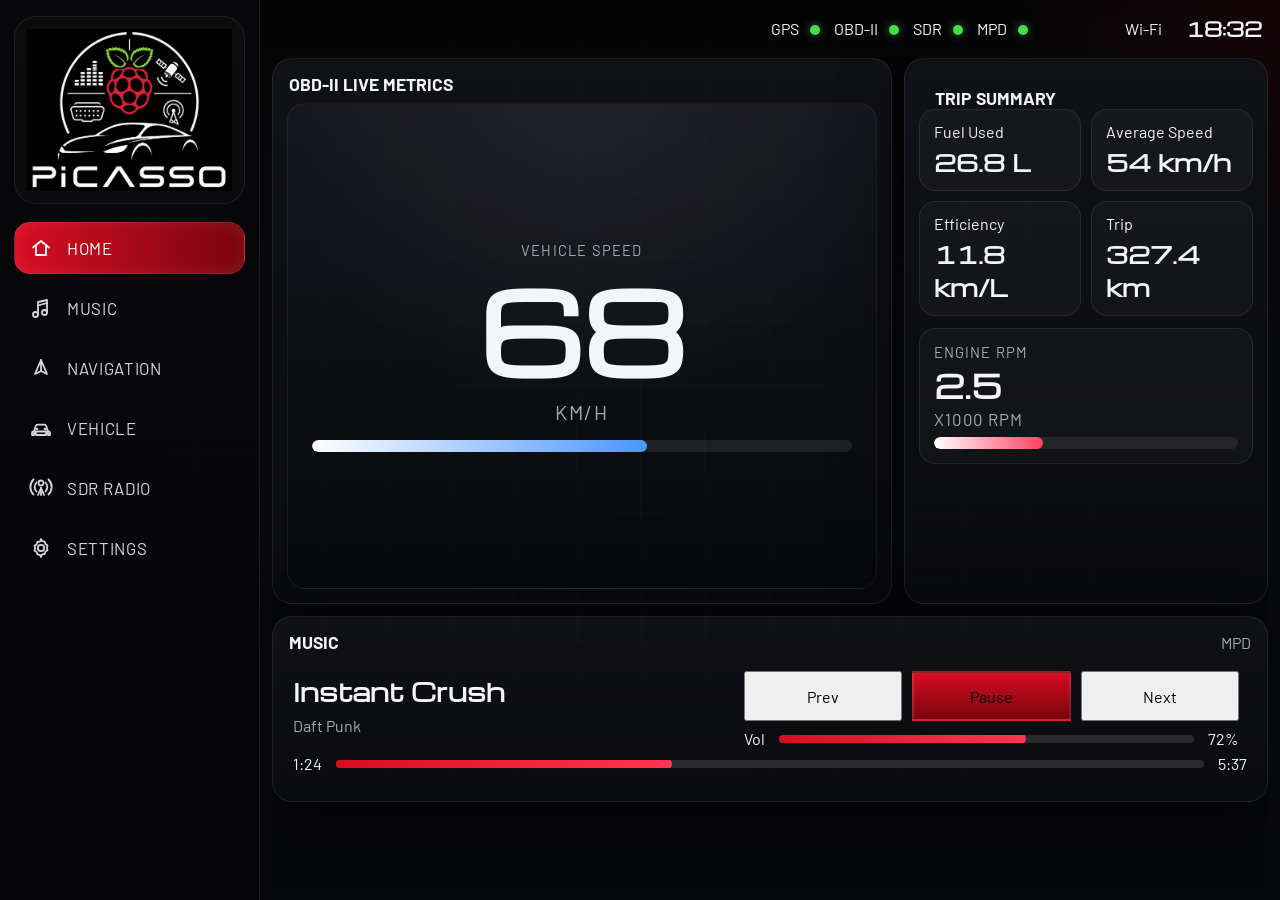
<file: experiments/frontend-picasso-compat/index.html>
<!DOCTYPE html>
<html lang="en">
<head>
    <meta charset="UTF-8">
    <meta name="viewport" content="width=device-width, initial-scale=1.0">
    <title>PiCASSO Product Template</title>
    <link rel="preconnect" href="https://fonts.googleapis.com">
    <link rel="preconnect" href="https://fonts.gstatic.com" crossorigin>
    <link href="https://fonts.googleapis.com/css2?family=Barlow:wght@400;500;600;700&family=Michroma&display=swap" rel="stylesheet">
    <link rel="stylesheet" href="styles.css">
</head>
<body data-theme="picasso-red">
    <div class="app-shell page-home-active">
        <aside class="sidebar">
            <div class="brand-panel">
                <img class="brand-logo" src="../../logos/picasso_logo.png" alt="PiCASSO logo">
            </div>

            <nav class="main-nav tabs">
                <button class="nav-item tab active" data-page="home" data-panel="home">
                    <span class="nav-icon" aria-hidden="true">
                        <svg viewBox="0 0 24 24" focusable="false">
                            <path d="M4 11.5 12 5l8 6.5"></path>
                            <path d="M7 10.5V19h10v-8.5"></path>
                        </svg>
                    </span>
                    <span>Home</span>
                </button>
                <button class="nav-item tab" data-page="music" data-panel="music">
                    <span class="nav-icon" aria-hidden="true">
                        <svg viewBox="0 0 24 24" focusable="false">
                            <path d="M9 18.5a2.5 2.5 0 1 1-5 0 2.5 2.5 0 0 1 5 0Z"></path>
                            <path d="M18 16.5a2.5 2.5 0 1 1-5 0 2.5 2.5 0 0 1 5 0Z"></path>
                            <path d="M9 18.5V6l9-2v12.5"></path>
                            <path d="M9 9.5 18 7"></path>
                        </svg>
                    </span>
                    <span>Music</span>
                </button>
                <button class="nav-item tab" data-page="navigation" data-panel="gps">
                    <span class="nav-icon" aria-hidden="true">
                        <svg viewBox="0 0 24 24" focusable="false">
                            <path d="m12 4 6 14-6-3-6 3 6-14Z"></path>
                            <path d="m12 4 0 11"></path>
                        </svg>
                    </span>
                    <span>Navigation</span>
                </button>
                <button class="nav-item tab" data-page="vehicle" data-panel="vehicle">
                    <span class="nav-icon" aria-hidden="true">
                        <svg viewBox="0 0 24 24" focusable="false">
                            <path d="M5 15.5 6.8 10a2 2 0 0 1 1.9-1.4h6.6a2 2 0 0 1 1.9 1.4l1.8 5.5"></path>
                            <path d="M4.5 15.5h15a1.5 1.5 0 0 1 1.5 1.5V19h-2v-1.5h-2V19H7v-1.5H5V19H3v-2a1.5 1.5 0 0 1 1.5-1.5Z"></path>
                            <path d="M7.5 13h1"></path>
                            <path d="M15.5 13h1"></path>
                        </svg>
                    </span>
                    <span>Vehicle</span>
                </button>
                <button class="nav-item tab" data-page="radio" data-panel="radio">
                    <span class="nav-icon" aria-hidden="true">
                        <svg viewBox="0 0 24 24" focusable="false">
                            <path d="M12 12v7"></path>
                            <path d="m9 19 3-7 3 7"></path>
                            <path d="M12 9.5a2.5 2.5 0 1 0 0-5 2.5 2.5 0 0 0 0 5Z"></path>
                            <path d="M7.5 6.5a6.5 6.5 0 0 0 0 9"></path>
                            <path d="M16.5 6.5a6.5 6.5 0 0 1 0 9"></path>
                            <path d="M4.5 3.5a10.5 10.5 0 0 0 0 15"></path>
                            <path d="M19.5 3.5a10.5 10.5 0 0 1 0 15"></path>
                        </svg>
                    </span>
                    <span>SDR Radio</span>
                </button>
                <button class="nav-item tab" data-page="settings" data-panel="settings">
                    <span class="nav-icon" aria-hidden="true">
                        <svg viewBox="0 0 24 24" focusable="false">
                            <path d="m12 3 1.1 2.2 2.5.4.8 2.4 2.1 1.4-.6 2.4.6 2.4-2.1 1.4-.8 2.4-2.5.4L12 21l-1.1-2.2-2.5-.4-.8-2.4-2.1-1.4.6-2.4-.6-2.4 2.1-1.4.8-2.4 2.5-.4Z"></path>
                            <path d="M12 15.2a3.2 3.2 0 1 0 0-6.4 3.2 3.2 0 0 0 0 6.4Z"></path>
                        </svg>
                    </span>
                    <span>Settings</span>
                </button>
            </nav>
        </aside>

        <section class="main-stage">
            <header class="topbar">
                <img class="topbar-wordmark" src="../../logos/picasso_name_only.png" alt="PiCASSO">
                <div class="status-strip">
                    <span>GPS <i class="dot indicator on connected" id="ind-gps"></i></span>
                    <span>OBD-II <i class="dot indicator on connected" id="ind-obd"></i></span>
                    <span>SDR <i class="dot indicator on connected" id="ind-radio"></i></span>
                    <span>MPD <i class="dot indicator on connected" id="ind-music"></i></span>
                </div>
                <div class="topbar-right">
                    <span>Wi-Fi</span>
                    <strong id="clock">17:27</strong>
                </div>
            </header>

            <main class="content panels">
                <section class="page panel active" id="panel-home">
                    <div class="home-grid">
                        <section class="card card-obd-hero">
                            <div class="card-header">
                                <strong>OBD-II Live Metrics</strong>
                            </div>
                            <div class="obd-hero-layout">
                                <div class="metric-dial speed-hero full">
                                    <span class="metric-label">Vehicle Speed</span>
                                    <strong>68</strong>
                                    <span class="metric-unit">km/h</span>
                                    <div class="metric-scale">
                                        <div class="metric-fill speed"></div>
                                    </div>
                                </div>
                            </div>
                        </section>

                        <section class="card home-trip-card">
                            <div class="mini-panel">
                                <div class="card-header">
                                    <strong>Trip Summary</strong>
                                </div>
                                <div class="trip-summary-grid">
                                    <div><span>Fuel Used</span><strong>26.8 L</strong></div>
                                    <div><span>Average Speed</span><strong>54 km/h</strong></div>
                                    <div><span>Efficiency</span><strong>11.8 km/L</strong></div>
                                    <div><span>Trip</span><strong>327.4 km</strong></div>
                                </div>
                                <div class="rpm-inline-card">
                                    <span class="metric-label">Engine RPM</span>
                                    <strong>2.5</strong>
                                    <span class="metric-unit">x1000 rpm</span>
                                    <div class="metric-scale">
                                        <div class="metric-fill rpm"></div>
                                    </div>
                                </div>
                            </div>
                        </section>

                        <section class="card card-player home-music-card">
                            <div class="card-header">
                                <strong>Music</strong>
                                <span>MPD</span>
                            </div>
                            <div class="home-music-layout">
                                <div class="home-track-meta">
                                    <div class="track-copy">
                                        <strong>Instant Crush</strong>
                                        <span>Daft Punk</span>
                                    </div>
                                </div>
                                <div class="home-music-controls">
                                    <div class="player-controls compact-home">
                                        <button>Prev</button>
                                        <button class="primary">Pause</button>
                                        <button>Next</button>
                                    </div>
                                    <div class="volume-row">
                                        <span>Vol</span>
                                        <div class="progress-bar quiet"><div></div></div>
                                        <span>72%</span>
                                    </div>
                                </div>
                            </div>
                            <div class="progress-row home-progress">
                                <span>1:24</span>
                                <div class="progress-bar"><div></div></div>
                                <span>5:37</span>
                            </div>
                        </section>
                    </div>
                </section>

                <section class="page panel" id="panel-music">
                    <div class="page-header">
                        <div>
                            <span class="eyebrow">Media</span>
                            <h1>Music</h1>
                            <p class="page-lead">Template aligned with the current MPD structure: now playing, queue, artists, playlists and search.</p>
                        </div>
                    </div>

                    <div class="subtabs music-tabs">
                        <button class="subtab music-tab active" data-subtab="music-playing" data-music="playing">Now Playing</button>
                        <button class="subtab music-tab" data-subtab="music-queue" data-music="queue">Queue</button>
                        <button class="subtab music-tab" data-subtab="music-artists" data-music="artists">Artists</button>
                        <button class="subtab music-tab" data-subtab="music-playlists" data-music="playlists">Playlists</button>
                        <button class="subtab music-tab" data-subtab="music-search" data-music="search">Search</button>
                    </div>

                    <div class="subpage music-panel active" id="music-playing">
                        <div class="music-layout">
                            <section class="card hero-track">
                                <div class="hero-album music-artwork" id="music-artwork"></div>
                                <div class="hero-track-copy">
                                    <span class="eyebrow">Now Playing</span>
                                    <h2 id="music-title">Instant Crush</h2>
                                    <p id="music-artist">Daft Punk</p>
                                    <p>Random Access Memories</p>
                                    <div class="progress-row">
                                        <span id="time-elapsed">1:24</span>
                                        <div class="progress-bar" id="progress-bar"><div id="progress-fill"></div></div>
                                        <span id="time-duration">5:37</span>
                                    </div>
                                    <div class="player-controls left">
                                        <button>Start</button>
                                        <button>Prev</button>
                                        <button class="primary" id="btn-play">Pause</button>
                                        <button>Next</button>
                                    </div>
                                    <div class="music-utility-row">
                                        <button class="mini-control mode-btn active" id="btn-shuffle">Shuffle</button>
                                        <button class="mini-control mode-btn" id="btn-repeat">Repeat</button>
                                        <div class="mini-volume">
                                            <button>-</button>
                                            <span class="volume-display" id="volume-display">72%</span>
                                            <button>+</button>
                                        </div>
                                    </div>
                                </div>
                            </section>
                            <section class="card side-stats">
                                <div class="list-title">Playback</div>
                                <div class="stack-stats playback-grid">
                                    <div><strong>Shuffle</strong><span>Enabled</span></div>
                                    <div><strong>Repeat</strong><span>Playlist</span></div>
                                    <div><strong>Volume</strong><span>72%</span></div>
                                    <div><strong>Queue Length</strong><span>42 tracks</span></div>
                                </div>
                            </section>
                        </div>
                    </div>

                    <div class="subpage music-panel" id="music-queue">
                        <section class="card list-card">
                            <div class="browser-list" id="queue-list">
                                <div class="browser-header">
                                    <span>4 songs</span>
                                    <button class="browser-header-btn">Clear</button>
                                </div>
                                <div class="browser-item">
                                    <div class="browser-item-icon">&#9835;</div>
                                    <div class="browser-item-info">
                                        <div class="browser-item-title">Instant Crush</div>
                                        <div class="browser-item-subtitle">Daft Punk</div>
                                    </div>
                                    <button class="browser-item-remove">&#10005;</button>
                                </div>
                                <div class="browser-item">
                                    <div class="browser-item-icon">&#9835;</div>
                                    <div class="browser-item-info">
                                        <div class="browser-item-title">Midnight City</div>
                                        <div class="browser-item-subtitle">M83</div>
                                    </div>
                                    <button class="browser-item-remove">&#10005;</button>
                                </div>
                                <div class="browser-item">
                                    <div class="browser-item-icon">&#9835;</div>
                                    <div class="browser-item-info">
                                        <div class="browser-item-title">Nightcall</div>
                                        <div class="browser-item-subtitle">Kavinsky</div>
                                    </div>
                                    <button class="browser-item-remove">&#10005;</button>
                                </div>
                            </div>
                        </section>
                    </div>

                    <div class="subpage music-panel" id="music-artists">
                        <section class="card tile-card">
                            <div class="browser-list" id="artists-list">
                                <div class="browser-item">
                                    <div class="browser-item-icon">&#127925;</div>
                                    <div class="browser-item-info">
                                        <div class="browser-item-title">All songs</div>
                                    </div>
                                    <button class="browser-item-action play">&#9654;</button>
                                    <button class="browser-item-action">+</button>
                                </div>
                                <div class="browser-item">
                                    <div class="browser-item-icon">&#128100;</div>
                                    <div class="browser-item-info">
                                        <div class="browser-item-title">Daft Punk</div>
                                    </div>
                                    <button class="browser-item-action play">&#9654;</button>
                                    <button class="browser-item-action">+</button>
                                </div>
                                <div class="browser-item">
                                    <div class="browser-item-icon">&#128100;</div>
                                    <div class="browser-item-info">
                                        <div class="browser-item-title">M83</div>
                                    </div>
                                    <button class="browser-item-action play">&#9654;</button>
                                    <button class="browser-item-action">+</button>
                                </div>
                                <div class="browser-item">
                                    <div class="browser-item-icon">&#128100;</div>
                                    <div class="browser-item-info">
                                        <div class="browser-item-title">Kavinsky</div>
                                    </div>
                                    <button class="browser-item-action play">&#9654;</button>
                                    <button class="browser-item-action">+</button>
                                </div>
                            </div>
                        </section>
                    </div>

                    <div class="subpage music-panel" id="music-playlists">
                        <section class="card tile-card">
                            <div class="browser-list" id="playlists-list">
                                <div class="browser-item">
                                    <div class="browser-item-icon">&#128195;</div>
                                    <div class="browser-item-info">
                                        <div class="browser-item-title">Night Drive</div>
                                    </div>
                                    <button class="browser-item-action play">&#9654;</button>
                                    <button class="browser-item-action">+</button>
                                </div>
                                <div class="browser-item">
                                    <div class="browser-item-icon">&#128195;</div>
                                    <div class="browser-item-info">
                                        <div class="browser-item-title">Focus Mode</div>
                                    </div>
                                    <button class="browser-item-action play">&#9654;</button>
                                    <button class="browser-item-action">+</button>
                                </div>
                                <div class="browser-item">
                                    <div class="browser-item-icon">&#128195;</div>
                                    <div class="browser-item-info">
                                        <div class="browser-item-title">Road Trip</div>
                                    </div>
                                    <button class="browser-item-action play">&#9654;</button>
                                    <button class="browser-item-action">+</button>
                                </div>
                            </div>
                        </section>
                    </div>

                    <div class="subpage music-panel" id="music-search">
                        <section class="card search-card">
                            <div class="search-input-container">
                                <input type="text" id="search-input" value="electronic" readonly>
                            </div>
                            <div id="virtual-keyboard">
                                <div class="keyboard-row">
                                    <button class="keyboard-key">Q</button>
                                    <button class="keyboard-key">W</button>
                                    <button class="keyboard-key">E</button>
                                    <button class="keyboard-key">R</button>
                                    <button class="keyboard-key">T</button>
                                    <button class="keyboard-key">Y</button>
                                </div>
                                <div class="keyboard-row">
                                    <button class="keyboard-key special">Space</button>
                                    <button class="keyboard-key special search">Search</button>
                                </div>
                            </div>
                            <div class="browser-list" id="search-results">
                                <div class="browser-item">
                                    <div class="browser-item-icon in-queue">&#9835;</div>
                                    <div class="browser-item-info">
                                        <div class="browser-item-title">Instant Crush</div>
                                        <div class="browser-item-subtitle">Daft Punk</div>
                                    </div>
                                    <button class="browser-item-action play">&#9654;</button>
                                    <button class="browser-item-action added">+</button>
                                </div>
                                <div class="browser-item">
                                    <div class="browser-item-icon">&#9835;</div>
                                    <div class="browser-item-info">
                                        <div class="browser-item-title">Digital Love</div>
                                        <div class="browser-item-subtitle">Daft Punk</div>
                                    </div>
                                    <button class="browser-item-action play">&#9654;</button>
                                    <button class="browser-item-action">+</button>
                                </div>
                                <div class="browser-item">
                                    <div class="browser-item-icon">&#9835;</div>
                                    <div class="browser-item-info">
                                        <div class="browser-item-title">Oblivion</div>
                                        <div class="browser-item-subtitle">Grimes</div>
                                    </div>
                                    <button class="browser-item-action play">&#9654;</button>
                                    <button class="browser-item-action">+</button>
                                </div>
                            </div>
                        </section>
                    </div>
                </section>

                <section class="page panel" id="panel-gps">
                    <div class="page-header">
                        <div>
                            <span class="eyebrow">Location</span>
                            <h1>Navigation</h1>
                            <p class="page-lead">This section can host Navit launch, route summary, live coordinates and GPS diagnostics.</p>
                        </div>
                    </div>
                    <div class="two-column" id="gps-content">
                        <section class="card nav-map-large">
                            <div class="card-header">
                                <strong>Route Preview</strong>
                                <span>Primary map view</span>
                            </div>
                            <div class="map-scene large">
                                <div class="map-grid"></div>
                                <div class="map-route wide"></div>
                                <div class="map-car"></div>
                            </div>
                        </section>
                        <section class="card side-stats">
                            <div class="list-title">GPS Details</div>
                            <div class="stack-stats">
                                <div><strong>Speed</strong><span><span id="gps-speed">64</span> km/h</span></div>
                                <div><strong>Satellites</strong><span><span id="gps-sats">12</span> locked</span></div>
                                <div><strong>Coordinates</strong><span id="gps-coords">-23.2123, -45.8931</span></div>
                                <div><strong>ETA</strong><span>17:45</span></div>
                            </div>
                            <div class="action-grid single">
                                <button>Open Navit</button>
                            </div>
                        </section>
                    </div>
                    <div id="gps-disconnected" class="disconnected-msg" style="display: none;">
                        <div class="icon">[GPS]</div>
                        <p>GPS not connected</p>
                    </div>
                </section>

                <section class="page panel" id="panel-vehicle">
                    <div id="obd-content">
                    <div class="page-header">
                        <div>
                            <span class="eyebrow">Diagnostics</span>
                            <h1>Vehicle</h1>
                            <p class="page-lead">Structured around current OBD-II metrics, trip data, alerts and fuel profile controls.</p>
                        </div>
                    </div>
                    <div class="subtabs vehicle-tabs">
                        <button class="subtab active" data-subtab="vehicle-drive">Drive</button>
                        <button class="subtab" data-subtab="vehicle-engine">Engine</button>
                        <button class="subtab" data-subtab="vehicle-fuel-o2">Fuel &amp; O2</button>
                        <button class="subtab" data-subtab="vehicle-diagnostics">Diagnostics</button>
                        <button class="subtab" data-subtab="vehicle-id">Vehicle ID</button>
                        <button class="subtab" data-subtab="vehicle-advanced">Advanced</button>
                    </div>
                    <div class="subpage active" id="vehicle-drive">
                        <div class="two-column">
                            <section class="card vehicle-hero">
                                <div class="card-header">
                                    <strong id="obd-vehicle-name">Citroen C3 Picasso 2013</strong>
                                    <span id="obd-connection-line">OBD-II connected via ELM327</span>
                                </div>
                                <div class="vehicle-alerts" id="obd-alerts"></div>
                                <div class="vehicle-gauges">
                                    <div class="metric-box major"><strong id="obd-speed">68</strong><span>Speed km/h</span></div>
                                    <div class="metric-box major"><strong id="obd-rpm">2950</strong><span>Engine rpm</span></div>
                                    <div class="metric-box major"><strong id="obd-coolant">90</strong><span>Coolant C</span></div>
                                    <div class="metric-box major"><strong id="obd-consumption">11.8</strong><span>Instant <span id="obd-consumption-unit">km/L</span></span></div>
                                </div>
                                <div class="trip-strip">
                                    <div><strong id="obd-trip-distance">327.4</strong><span>Trip km</span></div>
                                    <div><strong id="obd-trip-fuel">26.8</strong><span>Fuel used L</span></div>
                                    <div><strong id="obd-trip-average">12.2</strong><span>Average km/L</span></div>
                                    <div><strong id="obd-voltage">13.8</strong><span>Battery V</span></div>
                                </div>
                                <div class="vehicle-section-title">Technical</div>
                                <div class="list-table" id="gauges-grid">
                                    <div class="list-row"><span>LOAD</span><strong>34%</strong><span>Engine load</span><button>OK</button></div>
                                    <div class="list-row"><span>INTK</span><strong>29 C</strong><span>Intake air</span><button>OK</button></div>
                                </div>
                            </section>
                            <section class="card side-stats">
                                <div class="list-title">Vehicle Controls</div>
                                <div class="tile-grid controls">
                                    <select id="obd-fuel-select">
                                        <option value="gasoline_e27">Gasoline E27</option>
                                        <option value="ethanol">Ethanol</option>
                                    </select>
                                    <button>Fuel Mode</button>
                                    <button>Reset Trip</button>
                                    <button>Refresh</button>
                                </div>
                                <div class="list-title spaced">Technical Alerts</div>
                                <div class="stack-stats">
                                    <div><strong>MIL</strong><span>Off</span></div>
                                    <div><strong>Battery</strong><span>Stable</span></div>
                                    <div><strong>Connection</strong><span>USB serial healthy</span></div>
                                </div>
                            </section>
                        </div>
                    </div>
                    <div class="subpage" id="vehicle-engine">
                        <section class="card list-card vehicle-data-card">
                            <div class="list-title">Engine Data</div>
                            <div class="vehicle-data-grid">
                                <div class="metric-box"><strong>54.9%</strong><span>Calculated Load 0104</span></div>
                                <div class="metric-box"><strong>56 kPa</strong><span>MAP 010B</span></div>
                                <div class="metric-box"><strong>2.5 deg</strong><span>Timing Advance 010E</span></div>
                                <div class="metric-box"><strong>53 C</strong><span>Intake Air Temp 010F</span></div>
                                <div class="metric-box"><strong>15.3%</strong><span>Throttle Position 0111</span></div>
                                <div class="metric-box"><strong>Closed Loop</strong><span>Fuel System 0103</span></div>
                            </div>
                        </section>
                    </div>
                    <div class="subpage" id="vehicle-fuel-o2">
                        <section class="card list-card vehicle-data-card">
                            <div class="list-title">Fuel Trims &amp; O2</div>
                            <div class="vehicle-data-grid">
                                <div class="metric-box"><strong>1.6%</strong><span>STFT B1 0106</span></div>
                                <div class="metric-box"><strong>1.6%</strong><span>LTFT B1 0107</span></div>
                                <div class="metric-box"><strong>0.080 V</strong><span>O2 B1S1 0114</span></div>
                                <div class="metric-box"><strong>0.100 V</strong><span>O2 B1S2 0115</span></div>
                                <div class="metric-box"><strong>B1S1 B1S2</strong><span>O2 Sensors 0113</span></div>
                                <div class="metric-box"><strong>Estimated</strong><span>Consumption, no MAF / 015E</span></div>
                            </div>
                        </section>
                    </div>
                    <div class="subpage" id="vehicle-diagnostics">
                        <div class="two-column">
                            <section class="card list-card vehicle-data-card">
                                <div class="list-title">OBD Status</div>
                                <div class="stack-stats">
                                    <div><strong>MIL / Monitors</strong><span>0101, MIL off</span></div>
                                    <div><strong>DTC Active</strong><span>03 -> none</span></div>
                                    <div><strong>DTC Pending</strong><span>07 -> none</span></div>
                                    <div><strong>Distance with MIL</strong><span>0121 -> 0 km</span></div>
                                    <div><strong>OBD Standard</strong><span>011C -> EOBD/OBD compatible</span></div>
                                </div>
                            </section>
                            <section class="card list-card vehicle-data-card">
                                <div class="list-title">Connection</div>
                                <div class="stack-stats">
                                    <div><strong>Adapter</strong><span>ELM327 v2.1 FTDI</span></div>
                                    <div><strong>Port</strong><span>/dev/ttyUSB0</span></div>
                                    <div><strong>Baudrate</strong><span>38400</span></div>
                                    <div><strong>Protocol</strong><span>ISO 15765-4 CAN 11/500</span></div>
                                    <div><strong>Adapter Voltage</strong><span>ATRV 13.9 V</span></div>
                                </div>
                            </section>
                        </div>
                    </div>
                    <div class="subpage" id="vehicle-id">
                        <section class="card list-card vehicle-data-card">
                            <div class="list-title">Vehicle Identification</div>
                            <div class="stack-stats">
                                <div><strong>VIN</strong><span>935SDMFYYDB536411</span></div>
                                <div><strong>Calibration ID</strong><span>96673415991</span></div>
                                <div><strong>CVN</strong><span>0C4C0000</span></div>
                                <div><strong>Vehicle</strong><span>Citroen C3 Picasso 2013 1.5 Flex</span></div>
                                <div><strong>Engine</strong><span>1.449 cc, 4 cylinders, NA</span></div>
                            </div>
                        </section>
                    </div>
                    <div class="subpage" id="vehicle-advanced">
                        <section class="card list-card vehicle-data-card">
                            <div class="list-title">Advanced / Mode 06</div>
                            <div class="stack-stats">
                                <div><strong>Supported Blocks</strong><span>0600, 0620, 0640, 0660, 0680</span></div>
                                <div><strong>Use</strong><span>Onboard monitor diagnostics only</span></div>
                                <div><strong>Recommendation</strong><span>Keep out of realtime loop</span></div>
                                <div><strong>Example TIDs</strong><span>0601, 0602, 0621, 0641, 0642, 0681</span></div>
                                <div><strong>Raw Decoding</strong><span>Needs TID/CID-specific parser</span></div>
                            </div>
                        </section>
                    </div>
                    </div>
                    <div id="obd-disconnected" class="disconnected-msg" style="display: none;">
                        <div class="icon">[OBD]</div>
                        <p>OBD-II not connected</p>
                    </div>
                    <div id="obd-error" class="disconnected-msg" style="display: none;">
                        <div class="icon">[!]</div>
                        <p id="obd-error-text">Error</p>
                    </div>
                </section>

                <section class="page panel" id="panel-radio">
                    <div class="page-header">
                        <div>
                            <span class="eyebrow">Receiver</span>
                            <h1>SDR Radio</h1>
                            <p class="page-lead">Matches the current tuner, spectrum, presets and favorites structure from the existing frontend.</p>
                        </div>
                    </div>

                    <div id="radio-content">
                    <div class="subtabs music-tabs">
                        <button class="subtab radio-tab active" data-subtab="radio-tuner" data-radio="tuner">Tuner</button>
                        <button class="subtab radio-tab" data-subtab="radio-spectrum" data-radio="spectrum">Spectrum</button>
                        <button class="subtab radio-tab" data-subtab="radio-presets" data-radio="presets">Presets</button>
                        <button class="subtab radio-tab" data-subtab="radio-favorites" data-radio="favorites">Favorites</button>
                    </div>

                    <div class="subpage radio-panel active" id="radio-tuner">
                        <div class="two-column">
                            <section class="card tuner-card">
                                <div class="radio-mode-line" id="radio-mode">FM</div>
                                <div class="radio-frequency-large"><span id="radio-freq">88.50</span> <small>MHz</small></div>
                                <div class="signal-meter radio-signal">
                                    <div class="signal-bars" id="signal-bars">
                                        <div class="signal-bar tall"></div>
                                        <div class="signal-bar tall"></div>
                                        <div class="signal-bar medium active"></div>
                                        <div class="signal-bar short"></div>
                                        <div class="signal-bar short"></div>
                                    </div>
                                    <span id="signal-dbm">-67 dBm</span>
                                </div>
                                <div class="tuner-actions radio-tuning">
                                    <button>-1.0</button>
                                    <button>-0.1</button>
                                    <div class="search-row tune-display">
                                        <input type="number" id="freq-input" value="88.5" step="0.1">
                                        <button>Go</button>
                                    </div>
                                    <button>+0.1</button>
                                    <button>+1.0</button>
                                </div>
                                <div class="tuner-actions radio-controls">
                                    <button class="mini-control mode-select active" id="mode-fm">FM</button>
                                    <button class="mini-control mode-select" id="mode-am">AM</button>
                                    <button class="primary mini-control radio-play-btn" id="radio-play-btn"><span id="radio-play-icon">Play</span></button>
                                    <div class="mini-volume radio-volume">
                                        <button>-</button>
                                        <span class="vol-display" id="radio-vol">80%</span>
                                        <button>+</button>
                                    </div>
                                </div>
                                <div class="preset-strip">
                                    <button>97.5 FM</button>
                                    <button>95.7 FM</button>
                                    <button>SBSJ TWR</button>
                                    <button>+ Favorite</button>
                                </div>
                            </section>
                            <section class="card side-stats">
                                <div class="list-title">Session</div>
                                <div class="stack-stats">
                                    <div><strong>Signal</strong><span>-67 dBm</span></div>
                                    <div><strong>Mode</strong><span>FM</span></div>
                                    <div><strong>Volume</strong><span>80%</span></div>
                                    <div><strong>Status</strong><span>Streaming</span></div>
                                </div>
                            </section>
                        </div>
                    </div>

                    <div class="subpage radio-panel" id="radio-spectrum">
                        <section class="card spectrum-card">
                            <div class="card-header">
                                <strong>Live Spectrum</strong>
                                <span>Audio pauses in live mode</span>
                            </div>
                            <div class="radio-mode-line"><span id="spectrum-mode-indicator">LIVE</span> <span class="muted">Center <span id="spectrum-center">99.5</span> MHz</span></div>
                            <div class="fake-spectrum" id="spectrogram"></div>
                            <div class="spectrum-controls-template">
                                <button>-10</button>
                                <button>-1</button>
                                <button>-0.1</button>
                                <strong><span id="spectrum-start">98.5</span> - <span id="spectrum-end">100.5</span> MHz</strong>
                                <button>+0.1</button>
                                <button>+1</button>
                                <button>+10</button>
                            </div>
                            <div class="tile-grid">
                                <button id="spectrum-freq-display">99.5</button>
                                <button id="spectrum-span">2.4</button>
                                <select id="spectrum-update-interval"><option selected>100</option></select>
                                <select id="spectrum-integration-time"><option selected>0.1</option></select>
                                <select id="spectrum-max-rows"><option selected>100</option></select>
                                <select id="spectrum-db-smoothing"><option selected>0.1</option></select>
                                <select id="spectrum-db-margin"><option selected>5</option></select>
                                <select id="spectrum-min-range"><option selected>10</option></select>
                            </div>
                        </section>
                    </div>

                    <div class="subpage radio-panel" id="radio-presets">
                        <section class="card tile-card">
                            <div class="list-title">FM Stations</div>
                            <div class="tile-grid" id="fm-presets">
                                <button>89.1 FM</button>
                                <button>92.5 FM</button>
                            </div>
                            <div class="list-title spaced">Aviation - SBSJ</div>
                            <div class="tile-grid" id="airport-presets-sbsj">
                                <button>SBSJ TWR</button>
                                <button>SBSJ ATIS</button>
                            </div>
                            <div class="list-title spaced">Aviation - SBGR</div>
                            <div class="tile-grid" id="airport-presets-sbgr">
                                <button>SBGR Tower</button>
                                <button>SBGR Ground</button>
                            </div>
                        </section>
                    </div>

                    <div class="subpage radio-panel" id="radio-favorites">
                        <section class="card list-card">
                            <div class="card-header">
                                <strong>Favorites</strong>
                                <button>Clear All</button>
                            </div>
                            <div class="list-table preset-list" id="favorites-list">
                                <div class="list-row"><span>FM</span><strong>88.50</strong><span>Daily station</span><button>Tune</button></div>
                                <div class="list-row"><span>AM</span><strong>118.50</strong><span>SBSJ Tower</span><button>Tune</button></div>
                            </div>
                        </section>
                    </div>
                    </div>
                    <div id="radio-disconnected" class="disconnected-msg" style="display: none;">
                        <div class="icon">[SDR]</div>
                        <p>RTL-SDR not connected</p>
                    </div>
                </section>

                <section class="page panel" id="panel-settings">
                    <div class="page-header">
                        <div>
                            <span class="eyebrow">System</span>
                            <h1>Settings</h1>
                            <p class="page-lead">Theme selector only. The current system does not expose other user settings yet.</p>
                        </div>
                    </div>
                    <div class="theme-settings-grid">
                        <section class="card theme-group">
                            <div class="list-title">Themes</div>
                            <div class="theme-grid">
                                <button class="theme-card active" data-theme="picasso-red" data-theme-label="PiCASSO Red">
                                    <span class="theme-swatch swatch-red"></span>
                                    <strong>PiCASSO Red</strong>
                                    <span>Default cockpit</span>
                                </button>
                                <button class="theme-card" data-theme="signal-cyan" data-theme-label="Signal Cyan">
                                    <span class="theme-swatch swatch-cyan"></span>
                                    <strong>Signal Cyan</strong>
                                    <span>Cooler telemetry look</span>
                                </button>
                                <button class="theme-card" data-theme="amber-dusk" data-theme-label="Amber Dusk">
                                    <span class="theme-swatch swatch-amber"></span>
                                    <strong>Amber Dusk</strong>
                                    <span>Warmer night panel</span>
                                </button>
                            </div>
                        </section>
                        <section class="card theme-preview-card">
                            <div class="list-title">Current Theme</div>
                            <div class="theme-preview">
                                <strong id="theme-preview-name">PiCASSO Red</strong>
                                <span id="theme-preview-copy">Default cockpit</span>
                                <div class="theme-preview-bars">
                                    <i></i>
                                    <i></i>
                                    <i></i>
                                </div>
                            </div>
                        </section>
                    </div>
                </section>
            </main>
        </section>
    </div>

    <script src="app.js"></script>
</body>
</html>
</file>
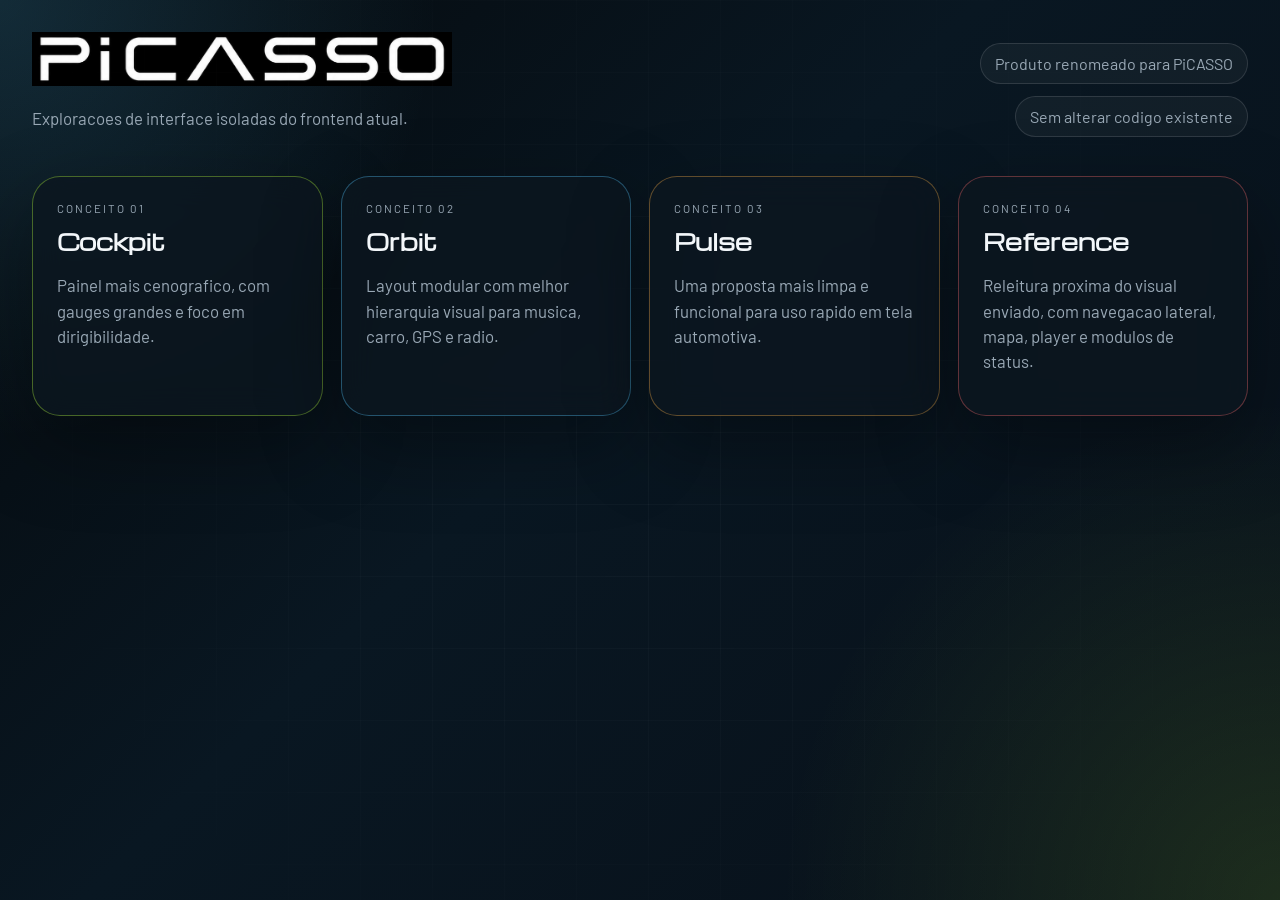
<file: experiments/frontend-picasso-lab/index.html>
<!DOCTYPE html>
<html lang="pt-BR">
<head>
    <meta charset="UTF-8">
    <meta name="viewport" content="width=device-width, initial-scale=1.0">
    <title>PiCASSO Frontend Lab</title>
    <link rel="preconnect" href="https://fonts.googleapis.com">
    <link rel="preconnect" href="https://fonts.gstatic.com" crossorigin>
    <link href="https://fonts.googleapis.com/css2?family=Barlow:wght@400;500;600;700&family=Michroma&display=swap" rel="stylesheet">
    <link rel="stylesheet" href="styles.css">
</head>
<body class="lab-page">
    <div class="lab-shell">
        <header class="lab-hero">
            <div class="lab-brand">
                <img src="../../logos/picasso_name_only.png" alt="PiCASSO">
                <p>Exploracoes de interface isoladas do frontend atual.</p>
            </div>
            <div class="lab-note">
                <span>Produto renomeado para PiCASSO</span>
                <span>Sem alterar codigo existente</span>
            </div>
        </header>

        <main class="concept-grid">
            <a class="concept-card accent-lime" href="concept-cockpit.html">
                <div class="concept-card-top">
                    <span>Conceito 01</span>
                    <strong>Cockpit</strong>
                </div>
                <p>Painel mais cenografico, com gauges grandes e foco em dirigibilidade.</p>
            </a>

            <a class="concept-card accent-blue" href="concept-orbit.html">
                <div class="concept-card-top">
                    <span>Conceito 02</span>
                    <strong>Orbit</strong>
                </div>
                <p>Layout modular com melhor hierarquia visual para musica, carro, GPS e radio.</p>
            </a>

            <a class="concept-card accent-amber" href="concept-pulse.html">
                <div class="concept-card-top">
                    <span>Conceito 03</span>
                    <strong>Pulse</strong>
                </div>
                <p>Uma proposta mais limpa e funcional para uso rapido em tela automotiva.</p>
            </a>

            <a class="concept-card accent-red" href="concept-reference.html">
                <div class="concept-card-top">
                    <span>Conceito 04</span>
                    <strong>Reference</strong>
                </div>
                <p>Releitura proxima do visual enviado, com navegacao lateral, mapa, player e modulos de status.</p>
            </a>
        </main>
    </div>
</body>
</html>
</file>
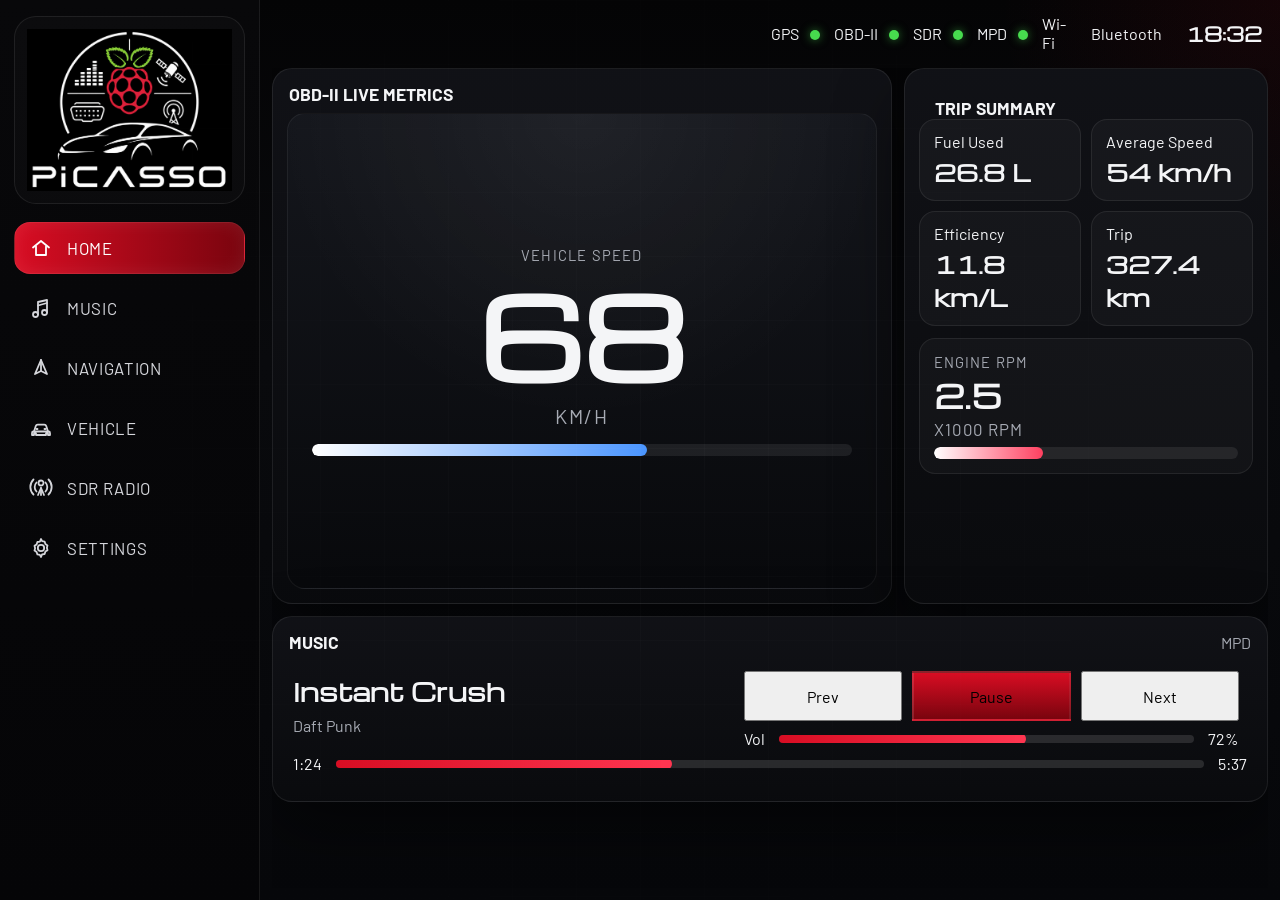
<file: experiments/frontend-picasso-template/index.html>
<!DOCTYPE html>
<html lang="en">
<head>
    <meta charset="UTF-8">
    <meta name="viewport" content="width=device-width, initial-scale=1.0">
    <title>PiCASSO Product Template</title>
    <link rel="preconnect" href="https://fonts.googleapis.com">
    <link rel="preconnect" href="https://fonts.gstatic.com" crossorigin>
    <link href="https://fonts.googleapis.com/css2?family=Barlow:wght@400;500;600;700&family=Michroma&display=swap" rel="stylesheet">
    <link rel="stylesheet" href="styles.css">
</head>
<body>
    <div class="app-shell page-home-active">
        <aside class="sidebar">
            <div class="brand-panel">
                <img class="brand-logo" src="../../logos/picasso_logo.png" alt="PiCASSO logo">
            </div>

            <nav class="main-nav">
                <button class="nav-item active" data-page="home">
                    <span class="nav-icon" aria-hidden="true">
                        <svg viewBox="0 0 24 24" focusable="false">
                            <path d="M4 11.5 12 5l8 6.5"></path>
                            <path d="M7 10.5V19h10v-8.5"></path>
                        </svg>
                    </span>
                    <span>Home</span>
                </button>
                <button class="nav-item" data-page="music">
                    <span class="nav-icon" aria-hidden="true">
                        <svg viewBox="0 0 24 24" focusable="false">
                            <path d="M9 18.5a2.5 2.5 0 1 1-5 0 2.5 2.5 0 0 1 5 0Z"></path>
                            <path d="M18 16.5a2.5 2.5 0 1 1-5 0 2.5 2.5 0 0 1 5 0Z"></path>
                            <path d="M9 18.5V6l9-2v12.5"></path>
                            <path d="M9 9.5 18 7"></path>
                        </svg>
                    </span>
                    <span>Music</span>
                </button>
                <button class="nav-item" data-page="navigation">
                    <span class="nav-icon" aria-hidden="true">
                        <svg viewBox="0 0 24 24" focusable="false">
                            <path d="m12 4 6 14-6-3-6 3 6-14Z"></path>
                            <path d="m12 4 0 11"></path>
                        </svg>
                    </span>
                    <span>Navigation</span>
                </button>
                <button class="nav-item" data-page="vehicle">
                    <span class="nav-icon" aria-hidden="true">
                        <svg viewBox="0 0 24 24" focusable="false">
                            <path d="M5 15.5 6.8 10a2 2 0 0 1 1.9-1.4h6.6a2 2 0 0 1 1.9 1.4l1.8 5.5"></path>
                            <path d="M4.5 15.5h15a1.5 1.5 0 0 1 1.5 1.5V19h-2v-1.5h-2V19H7v-1.5H5V19H3v-2a1.5 1.5 0 0 1 1.5-1.5Z"></path>
                            <path d="M7.5 13h1"></path>
                            <path d="M15.5 13h1"></path>
                        </svg>
                    </span>
                    <span>Vehicle</span>
                </button>
                <button class="nav-item" data-page="radio">
                    <span class="nav-icon" aria-hidden="true">
                        <svg viewBox="0 0 24 24" focusable="false">
                            <path d="M12 12v7"></path>
                            <path d="m9 19 3-7 3 7"></path>
                            <path d="M12 9.5a2.5 2.5 0 1 0 0-5 2.5 2.5 0 0 0 0 5Z"></path>
                            <path d="M7.5 6.5a6.5 6.5 0 0 0 0 9"></path>
                            <path d="M16.5 6.5a6.5 6.5 0 0 1 0 9"></path>
                            <path d="M4.5 3.5a10.5 10.5 0 0 0 0 15"></path>
                            <path d="M19.5 3.5a10.5 10.5 0 0 1 0 15"></path>
                        </svg>
                    </span>
                    <span>SDR Radio</span>
                </button>
                <button class="nav-item" data-page="settings">
                    <span class="nav-icon" aria-hidden="true">
                        <svg viewBox="0 0 24 24" focusable="false">
                            <path d="m12 3 1.1 2.2 2.5.4.8 2.4 2.1 1.4-.6 2.4.6 2.4-2.1 1.4-.8 2.4-2.5.4L12 21l-1.1-2.2-2.5-.4-.8-2.4-2.1-1.4.6-2.4-.6-2.4 2.1-1.4.8-2.4 2.5-.4Z"></path>
                            <path d="M12 15.2a3.2 3.2 0 1 0 0-6.4 3.2 3.2 0 0 0 0 6.4Z"></path>
                        </svg>
                    </span>
                    <span>Settings</span>
                </button>
            </nav>
        </aside>

        <section class="main-stage">
            <header class="topbar">
                <img class="topbar-wordmark" src="../../logos/picasso_name_only.png" alt="PiCASSO">
                <div class="status-strip">
                    <span>GPS <i class="dot on"></i></span>
                    <span>OBD-II <i class="dot on"></i></span>
                    <span>SDR <i class="dot on"></i></span>
                    <span>MPD <i class="dot on"></i></span>
                </div>
                <div class="topbar-right">
                    <span>Wi-Fi</span>
                    <span>Bluetooth</span>
                    <strong id="clock">17:27</strong>
                </div>
            </header>

            <main class="content">
                <section class="page panel active" id="panel-home">
                    <div class="home-grid">
                        <section class="card card-obd-hero">
                            <div class="card-header">
                                <strong>OBD-II Live Metrics</strong>
                            </div>
                            <div class="obd-hero-layout">
                                <div class="metric-dial speed-hero full">
                                    <span class="metric-label">Vehicle Speed</span>
                                    <strong>68</strong>
                                    <span class="metric-unit">km/h</span>
                                    <div class="metric-scale">
                                        <div class="metric-fill speed"></div>
                                    </div>
                                </div>
                            </div>
                        </section>

                        <section class="card home-trip-card">
                            <div class="mini-panel">
                                <div class="card-header">
                                    <strong>Trip Summary</strong>
                                </div>
                                <div class="trip-summary-grid">
                                    <div><span>Fuel Used</span><strong>26.8 L</strong></div>
                                    <div><span>Average Speed</span><strong>54 km/h</strong></div>
                                    <div><span>Efficiency</span><strong>11.8 km/L</strong></div>
                                    <div><span>Trip</span><strong>327.4 km</strong></div>
                                </div>
                                <div class="rpm-inline-card">
                                    <span class="metric-label">Engine RPM</span>
                                    <strong>2.5</strong>
                                    <span class="metric-unit">x1000 rpm</span>
                                    <div class="metric-scale">
                                        <div class="metric-fill rpm"></div>
                                    </div>
                                </div>
                            </div>
                        </section>

                        <section class="card card-player home-music-card">
                            <div class="card-header">
                                <strong>Music</strong>
                                <span>MPD</span>
                            </div>
                            <div class="home-music-layout">
                                <div class="home-track-meta">
                                    <div class="track-copy">
                                        <strong>Instant Crush</strong>
                                        <span>Daft Punk</span>
                                    </div>
                                </div>
                                <div class="home-music-controls">
                                    <div class="player-controls compact-home">
                                        <button>Prev</button>
                                        <button class="primary">Pause</button>
                                        <button>Next</button>
                                    </div>
                                    <div class="volume-row">
                                        <span>Vol</span>
                                        <div class="progress-bar quiet"><div></div></div>
                                        <span>72%</span>
                                    </div>
                                </div>
                            </div>
                            <div class="progress-row home-progress">
                                <span>1:24</span>
                                <div class="progress-bar"><div></div></div>
                                <span>5:37</span>
                            </div>
                        </section>
                    </div>
                </section>

                <section class="page panel" id="panel-music">
                    <div class="page-header">
                        <div>
                            <span class="eyebrow">Media</span>
                            <h1>Music</h1>
                            <p class="page-lead">Template aligned with the current MPD structure: now playing, queue, artists, playlists and search.</p>
                        </div>
                    </div>

                    <div class="subtabs music-tabs">
                        <button class="subtab music-tab active" data-subtab="music-playing" data-music="playing">Now Playing</button>
                        <button class="subtab music-tab" data-subtab="music-queue" data-music="queue">Queue</button>
                        <button class="subtab music-tab" data-subtab="music-artists" data-music="artists">Artists</button>
                        <button class="subtab music-tab" data-subtab="music-playlists" data-music="playlists">Playlists</button>
                        <button class="subtab music-tab" data-subtab="music-search" data-music="search">Search</button>
                    </div>

                    <div class="subpage music-panel active" id="music-playing">
                        <div class="music-layout">
                            <section class="card hero-track">
                                <div class="hero-album"></div>
                                <div class="hero-track-copy">
                                    <span class="eyebrow">Now Playing</span>
                                    <h2>Instant Crush</h2>
                                    <p>Daft Punk</p>
                                    <p>Random Access Memories</p>
                                    <div class="progress-row">
                                        <span>1:24</span>
                                        <div class="progress-bar"><div></div></div>
                                        <span>5:37</span>
                                    </div>
                                    <div class="player-controls left">
                                        <button>Start</button>
                                        <button>Prev</button>
                                        <button class="primary">Pause</button>
                                        <button>Next</button>
                                    </div>
                                    <div class="music-utility-row">
                                        <button class="mini-control">Shuffle</button>
                                        <button class="mini-control">Repeat</button>
                                        <div class="mini-volume">
                                            <button>-</button>
                                            <span>72%</span>
                                            <button>+</button>
                                        </div>
                                    </div>
                                </div>
                            </section>
                            <section class="card side-stats">
                                <div class="list-title">Playback</div>
                                <div class="stack-stats playback-grid">
                                    <div><strong>Shuffle</strong><span>Enabled</span></div>
                                    <div><strong>Repeat</strong><span>Playlist</span></div>
                                    <div><strong>Volume</strong><span>72%</span></div>
                                    <div><strong>Queue Length</strong><span>42 tracks</span></div>
                                </div>
                            </section>
                        </div>
                    </div>

                    <div class="subpage music-panel" id="music-queue">
                        <section class="card list-card">
                            <div class="list-title">Current Queue</div>
                            <div class="list-table">
                                <div class="list-row"><span>01</span><strong>Instant Crush</strong><span>Daft Punk</span><button>Play</button></div>
                                <div class="list-row"><span>02</span><strong>Midnight City</strong><span>M83</span><button>Play</button></div>
                                <div class="list-row"><span>03</span><strong>Nightcall</strong><span>Kavinsky</span><button>Play</button></div>
                                <div class="list-row"><span>04</span><strong>Odessa</strong><span>Caribou</span><button>Play</button></div>
                            </div>
                        </section>
                    </div>

                    <div class="subpage music-panel" id="music-artists">
                        <section class="card tile-card">
                            <div class="list-title">Artists</div>
                            <div class="tile-grid">
                                <button>Daft Punk</button>
                                <button>M83</button>
                                <button>Kavinsky</button>
                                <button>Tycho</button>
                                <button>Massive Attack</button>
                                <button>Boards of Canada</button>
                            </div>
                        </section>
                    </div>

                    <div class="subpage music-panel" id="music-playlists">
                        <section class="card tile-card">
                            <div class="list-title">Playlists</div>
                            <div class="tile-grid">
                                <button>Night Drive</button>
                                <button>Focus Mode</button>
                                <button>Road Trip</button>
                                <button>Radio Favorites</button>
                            </div>
                        </section>
                    </div>

                    <div class="subpage music-panel" id="music-search">
                        <section class="card search-card">
                            <div class="list-title">Search Library</div>
                            <div class="search-row">
                                <input type="text" value="electronic" readonly>
                                <button>Open KB</button>
                            </div>
                            <div class="list-table">
                                <div class="list-row"><span>Track</span><strong>Instant Crush</strong><span>Daft Punk</span><button>Add</button></div>
                                <div class="list-row"><span>Track</span><strong>Digital Love</strong><span>Daft Punk</span><button>Add</button></div>
                                <div class="list-row"><span>Track</span><strong>Oblivion</strong><span>Grimes</span><button>Add</button></div>
                            </div>
                        </section>
                    </div>
                </section>

                <section class="page panel" id="panel-gps">
                    <div class="page-header">
                        <div>
                            <span class="eyebrow">Location</span>
                            <h1>Navigation</h1>
                            <p class="page-lead">This section can host Navit launch, route summary, live coordinates and GPS diagnostics.</p>
                        </div>
                    </div>
                    <div class="two-column">
                        <section class="card nav-map-large">
                            <div class="card-header">
                                <strong>Route Preview</strong>
                                <span>Primary map view</span>
                            </div>
                            <div class="map-scene large">
                                <div class="map-grid"></div>
                                <div class="map-route wide"></div>
                                <div class="map-car"></div>
                            </div>
                        </section>
                        <section class="card side-stats">
                            <div class="list-title">GPS Details</div>
                            <div class="stack-stats">
                                <div><strong>Speed</strong><span>64 km/h</span></div>
                                <div><strong>Satellites</strong><span>12 locked</span></div>
                                <div><strong>Coordinates</strong><span>-23.2123, -45.8931</span></div>
                                <div><strong>ETA</strong><span>17:45</span></div>
                            </div>
                            <div class="action-grid single">
                                <button>Open Navit</button>
                            </div>
                        </section>
                    </div>
                </section>

                <section class="page panel" id="panel-vehicle">
                    <div class="page-header">
                        <div>
                            <span class="eyebrow">Diagnostics</span>
                            <h1>Vehicle</h1>
                            <p class="page-lead">Structured around current OBD-II metrics, trip data, alerts and fuel profile controls.</p>
                        </div>
                    </div>
                    <div class="two-column">
                        <section class="card vehicle-hero">
                            <div class="card-header">
                                <strong>Citroen C3 Picasso 2013</strong>
                                <span>OBD-II connected via ELM327</span>
                            </div>
                            <div class="vehicle-gauges">
                                <div class="metric-box major"><strong>68</strong><span>Speed km/h</span></div>
                                <div class="metric-box major"><strong>2950</strong><span>Engine rpm</span></div>
                                <div class="metric-box major"><strong>90</strong><span>Coolant C</span></div>
                                <div class="metric-box major"><strong>11.8</strong><span>Instant km/L</span></div>
                            </div>
                            <div class="trip-strip">
                                <div><strong>327.4</strong><span>Trip km</span></div>
                                <div><strong>26.8</strong><span>Fuel used L</span></div>
                                <div><strong>12.2</strong><span>Average km/L</span></div>
                                <div><strong>13.8</strong><span>Battery V</span></div>
                            </div>
                        </section>
                        <section class="card side-stats">
                            <div class="list-title">Vehicle Controls</div>
                            <div class="tile-grid controls">
                                <button>Gasoline</button>
                                <button>Ethanol</button>
                                <button>Reset Trip</button>
                                <button>Refresh</button>
                            </div>
                            <div class="list-title spaced">Technical Alerts</div>
                            <div class="stack-stats">
                                <div><strong>MIL</strong><span>Off</span></div>
                                <div><strong>Battery</strong><span>Stable</span></div>
                                <div><strong>Connection</strong><span>USB serial healthy</span></div>
                            </div>
                        </section>
                    </div>
                </section>

                <section class="page panel" id="panel-radio">
                    <div class="page-header">
                        <div>
                            <span class="eyebrow">Receiver</span>
                            <h1>SDR Radio</h1>
                            <p class="page-lead">Matches the current tuner, spectrum, presets and favorites structure from the existing frontend.</p>
                        </div>
                    </div>

                    <div class="subtabs music-tabs">
                        <button class="subtab radio-tab active" data-subtab="radio-tuner" data-radio="tuner">Tuner</button>
                        <button class="subtab radio-tab" data-subtab="radio-spectrum" data-radio="spectrum">Spectrum</button>
                        <button class="subtab radio-tab" data-subtab="radio-presets" data-radio="presets">Presets</button>
                        <button class="subtab radio-tab" data-subtab="radio-favorites" data-radio="favorites">Favorites</button>
                    </div>

                    <div class="subpage radio-panel active" id="radio-tuner">
                        <div class="two-column">
                            <section class="card tuner-card">
                                <div class="radio-mode-line">FM</div>
                                <div class="radio-frequency-large">88.50 <small>MHz</small></div>
                                <div class="signal-meter">
                                    <div class="signal-bar tall"></div>
                                    <div class="signal-bar tall"></div>
                                    <div class="signal-bar medium active"></div>
                                    <div class="signal-bar short"></div>
                                    <div class="signal-bar short"></div>
                                </div>
                                <div class="tuner-actions">
                                    <button>-1.0</button>
                                    <button>-0.1</button>
                                    <button class="primary">Play</button>
                                    <button>+0.1</button>
                                    <button>+1.0</button>
                                </div>
                                <div class="preset-strip">
                                    <button>97.5 FM</button>
                                    <button>95.7 FM</button>
                                    <button>SBSJ TWR</button>
                                    <button>+ Favorite</button>
                                </div>
                            </section>
                            <section class="card side-stats">
                                <div class="list-title">Session</div>
                                <div class="stack-stats">
                                    <div><strong>Signal</strong><span>-67 dBm</span></div>
                                    <div><strong>Mode</strong><span>FM</span></div>
                                    <div><strong>Volume</strong><span>80%</span></div>
                                    <div><strong>Status</strong><span>Streaming</span></div>
                                </div>
                            </section>
                        </div>
                    </div>

                    <div class="subpage radio-panel" id="radio-spectrum">
                        <section class="card spectrum-card">
                            <div class="card-header">
                                <strong>Live Spectrum</strong>
                                <span>Audio pauses in live mode</span>
                            </div>
                            <div class="fake-spectrum"></div>
                            <div class="spectrum-controls-template">
                                <button>-10</button>
                                <button>-1</button>
                                <button>-0.1</button>
                                <strong>99.5 MHz</strong>
                                <button>+0.1</button>
                                <button>+1</button>
                                <button>+10</button>
                            </div>
                        </section>
                    </div>

                    <div class="subpage radio-panel" id="radio-presets">
                        <section class="card tile-card">
                            <div class="list-title">Presets</div>
                            <div class="tile-grid">
                                <button>89.1 FM</button>
                                <button>92.5 FM</button>
                                <button>95.7 FM</button>
                                <button>99.9 FM</button>
                                <button>SBSJ ATIS</button>
                                <button>SBGR Tower</button>
                            </div>
                        </section>
                    </div>

                    <div class="subpage radio-panel" id="radio-favorites">
                        <section class="card list-card">
                            <div class="list-title">Favorites</div>
                            <div class="list-table">
                                <div class="list-row"><span>FM</span><strong>88.50</strong><span>Daily station</span><button>Tune</button></div>
                                <div class="list-row"><span>AM</span><strong>118.50</strong><span>SBSJ Tower</span><button>Tune</button></div>
                            </div>
                        </section>
                    </div>
                </section>

                <section class="page panel" id="panel-settings">
                    <div class="page-header">
                        <div>
                            <span class="eyebrow">System</span>
                            <h1>Settings</h1>
                            <p class="page-lead">Initial structure for connectivity, audio, vehicle preferences and display behavior.</p>
                        </div>
                    </div>
                    <div class="settings-grid">
                        <section class="card setting-group">
                            <div class="list-title">Connectivity</div>
                            <div class="setting-row"><span>Wi-Fi</span><button>Connected</button></div>
                            <div class="setting-row"><span>Bluetooth</span><button>Enabled</button></div>
                            <div class="setting-row"><span>GPS Device</span><button>Detected</button></div>
                            <div class="setting-row"><span>RTL-SDR</span><button>Detected</button></div>
                        </section>
                        <section class="card setting-group">
                            <div class="list-title">Audio</div>
                            <div class="setting-row"><span>Default Volume</span><button>72%</button></div>
                            <div class="setting-row"><span>Startup</span><button>Resume</button></div>
                            <div class="setting-row"><span>Radio Output</span><button>Speaker</button></div>
                        </section>
                        <section class="card setting-group">
                            <div class="list-title">Vehicle</div>
                            <div class="setting-row"><span>Fuel Profile</span><button>Gasoline E27</button></div>
                            <div class="setting-row"><span>Trip Reset</span><button>Disabled</button></div>
                            <div class="setting-row"><span>Thresholds</span><button>Standard</button></div>
                        </section>
                        <section class="card setting-group">
                            <div class="list-title">Display</div>
                            <div class="setting-row"><span>Theme</span><button>PiCASSO Red</button></div>
                            <div class="setting-row"><span>Brightness</span><button>Auto</button></div>
                            <div class="setting-row"><span>Language</span><button>English</button></div>
                        </section>
                    </div>
                </section>
            </main>
        </section>
    </div>

    <script src="app.js"></script>
</body>
</html>
</file>
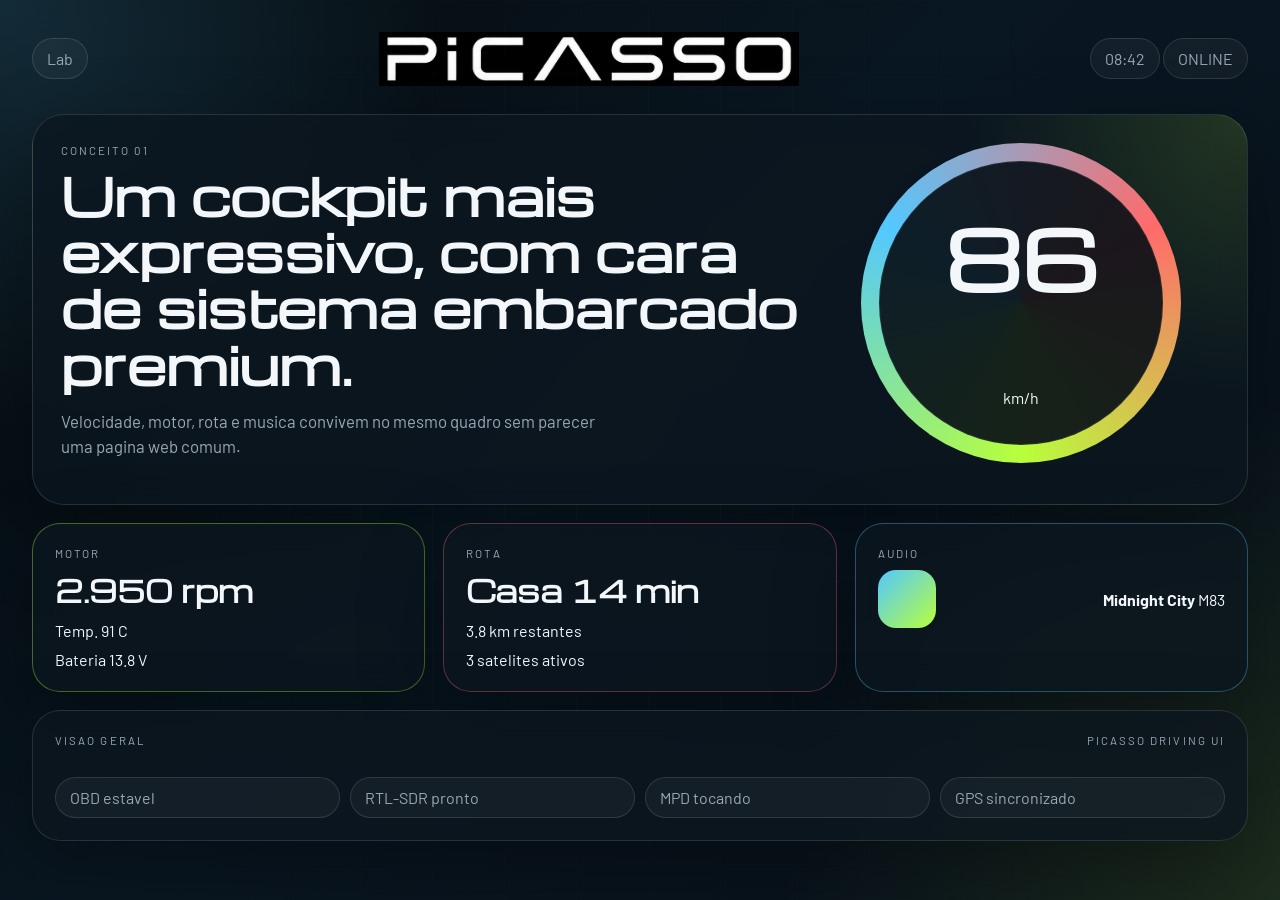
<file: experiments/frontend-picasso-lab/concept-cockpit.html>
<!DOCTYPE html>
<html lang="pt-BR">
<head>
    <meta charset="UTF-8">
    <meta name="viewport" content="width=device-width, initial-scale=1.0">
    <title>PiCASSO Lab - Cockpit</title>
    <link rel="preconnect" href="https://fonts.googleapis.com">
    <link rel="preconnect" href="https://fonts.gstatic.com" crossorigin>
    <link href="https://fonts.googleapis.com/css2?family=Barlow:wght@400;500;600;700&family=Michroma&display=swap" rel="stylesheet">
    <link rel="stylesheet" href="styles.css">
</head>
<body class="concept-body cockpit-theme">
    <div class="concept-shell">
        <header class="topbar">
            <a class="back-link" href="index.html">Lab</a>
            <img class="brand-wordmark" src="../../logos/picasso_name_only.png" alt="PiCASSO">
            <div class="topbar-meta">
                <span>08:42</span>
                <span>ONLINE</span>
            </div>
        </header>

        <main class="cockpit-layout">
            <section class="hero-panel">
                <div class="hero-copy">
                    <span class="eyebrow">Conceito 01</span>
                    <h1>Um cockpit mais expressivo, com cara de sistema embarcado premium.</h1>
                    <p>Velocidade, motor, rota e musica convivem no mesmo quadro sem parecer uma pagina web comum.</p>
                </div>
                <div class="hero-visual">
                    <div class="speed-ring">
                        <div class="speed-ring-core">
                            <strong>86</strong>
                            <span>km/h</span>
                        </div>
                    </div>
                </div>
            </section>

            <section class="grid-3">
                <article class="glass-card accent-lime">
                    <span class="card-kicker">Motor</span>
                    <div class="metric-stack">
                        <strong>2.950 rpm</strong>
                        <span>Temp. 91 C</span>
                        <span>Bateria 13.8 V</span>
                    </div>
                </article>

                <article class="glass-card accent-red">
                    <span class="card-kicker">Rota</span>
                    <div class="metric-stack">
                        <strong>Casa 14 min</strong>
                        <span>3.8 km restantes</span>
                        <span>3 satelites ativos</span>
                    </div>
                </article>

                <article class="glass-card accent-blue">
                    <span class="card-kicker">Audio</span>
                    <div class="media-row">
                        <div class="album-dot"></div>
                        <div>
                            <strong>Midnight City</strong>
                            <span>M83</span>
                        </div>
                    </div>
                </article>
            </section>

            <section class="wide-panel">
                <div class="wide-panel-head">
                    <span>Visao geral</span>
                    <span>PiCASSO driving UI</span>
                </div>
                <div class="status-lane">
                    <div class="status-pill">OBD estavel</div>
                    <div class="status-pill">RTL-SDR pronto</div>
                    <div class="status-pill">MPD tocando</div>
                    <div class="status-pill">GPS sincronizado</div>
                </div>
            </section>
        </main>
    </div>
</body>
</html>
</file>
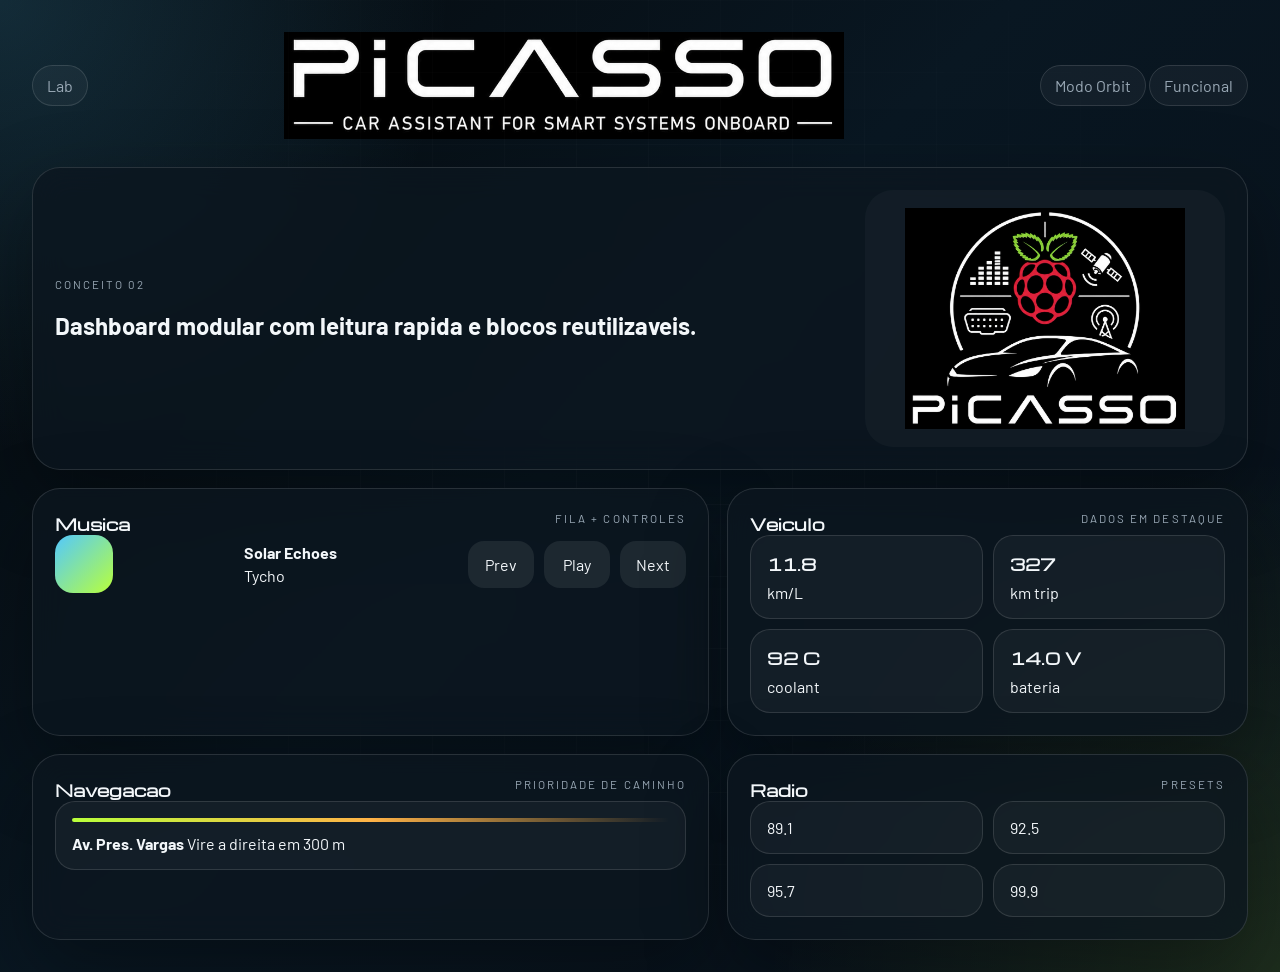
<file: experiments/frontend-picasso-lab/concept-orbit.html>
<!DOCTYPE html>
<html lang="pt-BR">
<head>
    <meta charset="UTF-8">
    <meta name="viewport" content="width=device-width, initial-scale=1.0">
    <title>PiCASSO Lab - Orbit</title>
    <link rel="preconnect" href="https://fonts.googleapis.com">
    <link rel="preconnect" href="https://fonts.gstatic.com" crossorigin>
    <link href="https://fonts.googleapis.com/css2?family=Barlow:wght@400;500;600;700&family=Michroma&display=swap" rel="stylesheet">
    <link rel="stylesheet" href="styles.css">
</head>
<body class="concept-body orbit-theme">
    <div class="concept-shell">
        <header class="topbar">
            <a class="back-link" href="index.html">Lab</a>
            <img class="brand-lockup" src="../../logos/picasso_name_full.png" alt="PiCASSO">
            <div class="topbar-meta">
                <span>Modo Orbit</span>
                <span>Funcional</span>
            </div>
        </header>

        <main class="orbit-layout">
            <section class="panel-card hero-orbit">
                <div>
                    <span class="eyebrow">Conceito 02</span>
                    <h1>Dashboard modular com leitura rapida e blocos reutilizaveis.</h1>
                </div>
                <div class="orbit-logo-wrap">
                    <img src="../../logos/picasso_logo.png" alt="Logo PiCASSO">
                </div>
            </section>

            <section class="panel-card">
                <div class="panel-head">
                    <strong>Musica</strong>
                    <span>Fila + controles</span>
                </div>
                <div class="track-card">
                    <div class="track-art"></div>
                    <div class="track-meta">
                        <strong>Solar Echoes</strong>
                        <span>Tycho</span>
                    </div>
                    <div class="track-actions">
                        <button>Prev</button>
                        <button>Play</button>
                        <button>Next</button>
                    </div>
                </div>
            </section>

            <section class="panel-card">
                <div class="panel-head">
                    <strong>Veiculo</strong>
                    <span>Dados em destaque</span>
                </div>
                <div class="mini-metrics">
                    <div><strong>11.8</strong><span>km/L</span></div>
                    <div><strong>327</strong><span>km trip</span></div>
                    <div><strong>92 C</strong><span>coolant</span></div>
                    <div><strong>14.0 V</strong><span>bateria</span></div>
                </div>
            </section>

            <section class="panel-card">
                <div class="panel-head">
                    <strong>Navegacao</strong>
                    <span>Prioridade de caminho</span>
                </div>
                <div class="route-card">
                    <div class="route-line"></div>
                    <strong>Av. Pres. Vargas</strong>
                    <span>Vire a direita em 300 m</span>
                </div>
            </section>

            <section class="panel-card">
                <div class="panel-head">
                    <strong>Radio</strong>
                    <span>Presets</span>
                </div>
                <div class="preset-grid">
                    <span>89.1</span>
                    <span>92.5</span>
                    <span>95.7</span>
                    <span>99.9</span>
                </div>
            </section>
        </main>
    </div>
</body>
</html>
</file>
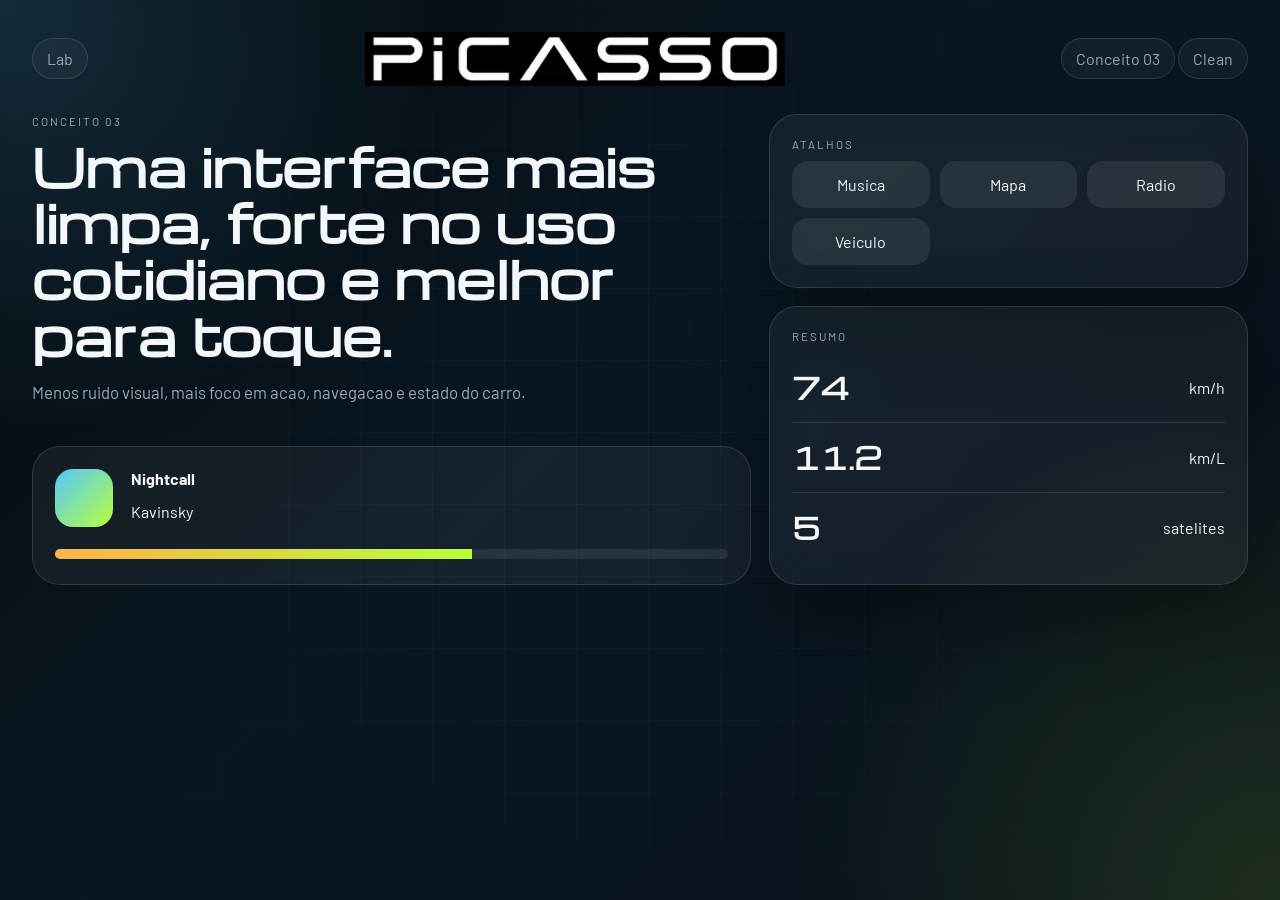
<file: experiments/frontend-picasso-lab/concept-pulse.html>
<!DOCTYPE html>
<html lang="pt-BR">
<head>
    <meta charset="UTF-8">
    <meta name="viewport" content="width=device-width, initial-scale=1.0">
    <title>PiCASSO Lab - Pulse</title>
    <link rel="preconnect" href="https://fonts.googleapis.com">
    <link rel="preconnect" href="https://fonts.gstatic.com" crossorigin>
    <link href="https://fonts.googleapis.com/css2?family=Barlow:wght@400;500;600;700&family=Michroma&display=swap" rel="stylesheet">
    <link rel="stylesheet" href="styles.css">
</head>
<body class="concept-body pulse-theme">
    <div class="concept-shell">
        <header class="topbar">
            <a class="back-link" href="index.html">Lab</a>
            <img class="brand-wordmark" src="../../logos/picasso_name_only.png" alt="PiCASSO">
            <div class="topbar-meta">
                <span>Conceito 03</span>
                <span>Clean</span>
            </div>
        </header>

        <main class="pulse-layout">
            <section class="pulse-main">
                <div class="pulse-copy">
                    <span class="eyebrow">Conceito 03</span>
                    <h1>Uma interface mais limpa, forte no uso cotidiano e melhor para toque.</h1>
                    <p>Menos ruido visual, mais foco em acao, navegacao e estado do carro.</p>
                </div>

                <div class="pulse-now-playing">
                    <div class="pulse-art"></div>
                    <div class="pulse-track">
                        <strong>Nightcall</strong>
                        <span>Kavinsky</span>
                    </div>
                    <div class="pulse-progress">
                        <div></div>
                    </div>
                </div>
            </section>

            <section class="pulse-side">
                <article class="soft-card">
                    <span class="card-kicker">Atalhos</span>
                    <div class="shortcut-grid">
                        <button>Musica</button>
                        <button>Mapa</button>
                        <button>Radio</button>
                        <button>Veiculo</button>
                    </div>
                </article>

                <article class="soft-card">
                    <span class="card-kicker">Resumo</span>
                    <div class="summary-row">
                        <strong>74</strong>
                        <span>km/h</span>
                    </div>
                    <div class="summary-row">
                        <strong>11.2</strong>
                        <span>km/L</span>
                    </div>
                    <div class="summary-row">
                        <strong>5</strong>
                        <span>satelites</span>
                    </div>
                </article>
            </section>
        </main>
    </div>
</body>
</html>
</file>
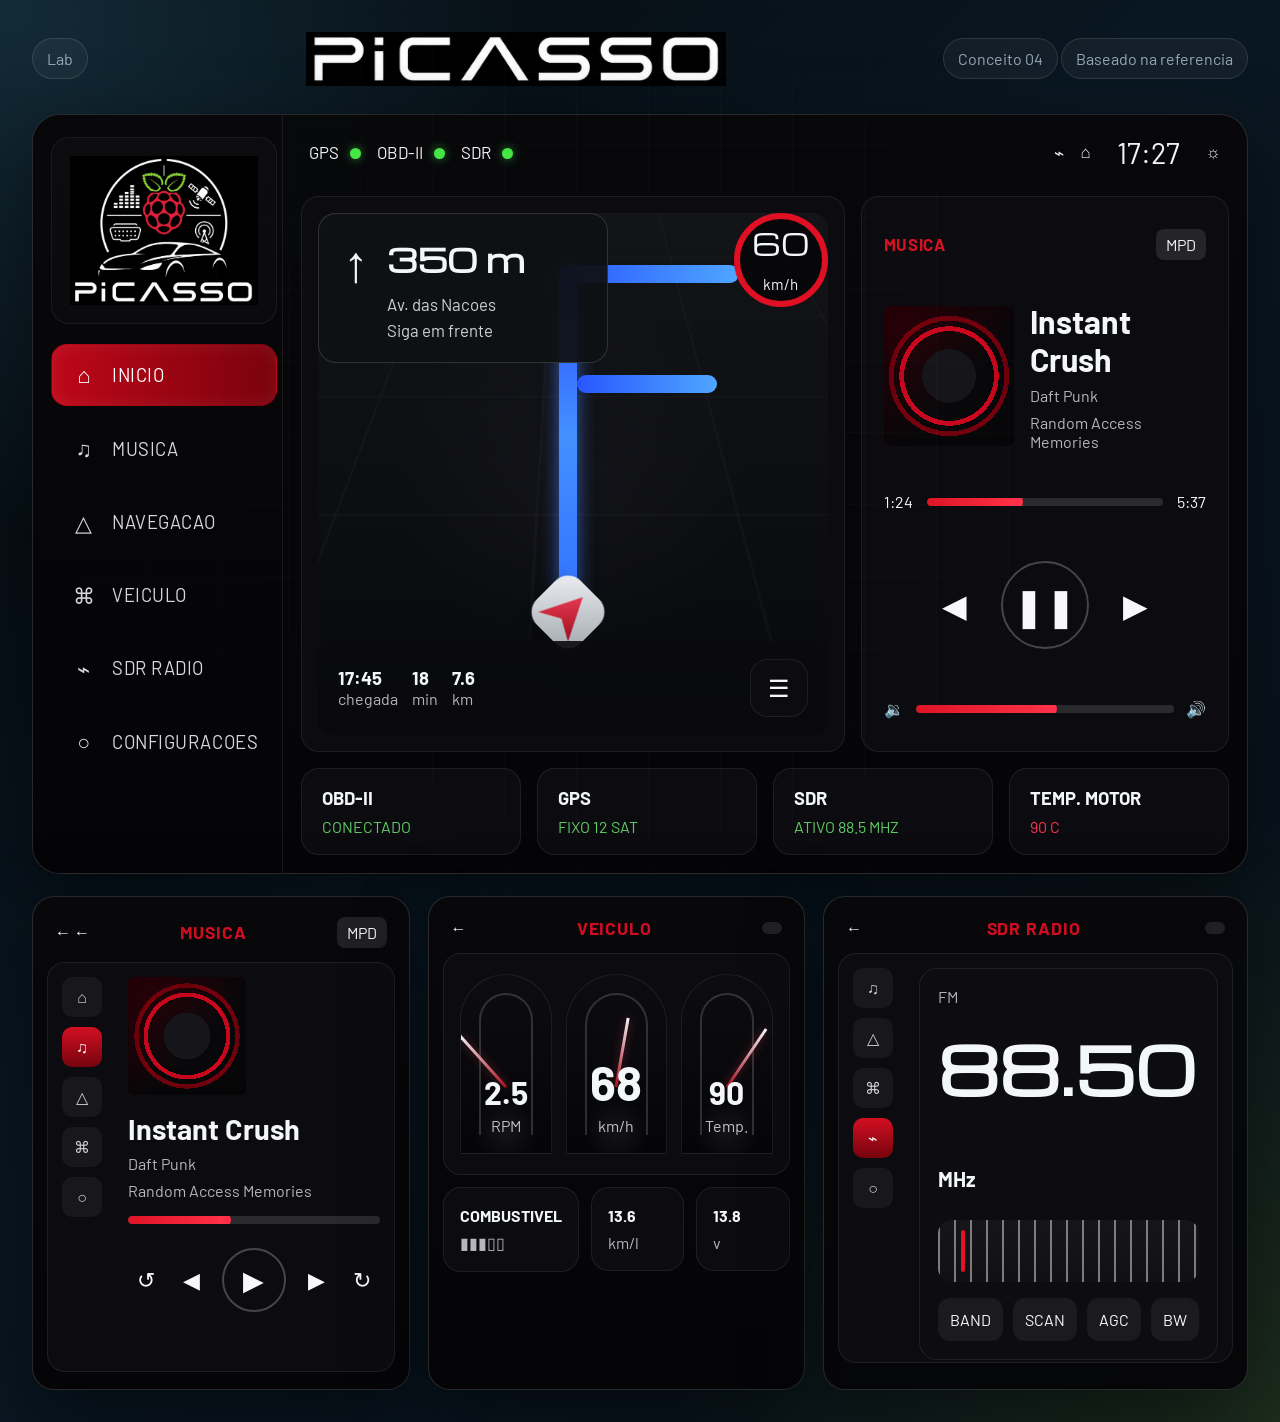
<file: experiments/frontend-picasso-lab/concept-reference.html>
<!DOCTYPE html>
<html lang="pt-BR">
<head>
    <meta charset="UTF-8">
    <meta name="viewport" content="width=device-width, initial-scale=1.0">
    <title>PiCASSO Lab - Reference</title>
    <link rel="preconnect" href="https://fonts.googleapis.com">
    <link rel="preconnect" href="https://fonts.gstatic.com" crossorigin>
    <link href="https://fonts.googleapis.com/css2?family=Barlow:wght@400;500;600;700&family=Michroma&display=swap" rel="stylesheet">
    <link rel="stylesheet" href="styles.css">
</head>
<body class="concept-body reference-theme">
    <div class="concept-shell">
        <header class="topbar">
            <a class="back-link" href="index.html">Lab</a>
            <img class="brand-wordmark" src="../../logos/picasso_name_only.png" alt="PiCASSO">
            <div class="topbar-meta">
                <span>Conceito 04</span>
                <span>Baseado na referencia</span>
            </div>
        </header>

        <main class="reference-stack">
            <section class="reference-frame">
                <aside class="reference-sidebar">
                    <div class="reference-brand">
                        <img src="../../logos/picasso_logo.png" alt="Logo PiCASSO">
                    </div>

                    <nav class="reference-menu">
                        <a class="reference-menu-item active" href="#">
                            <span class="reference-icon">⌂</span>
                            <span>Inicio</span>
                        </a>
                        <a class="reference-menu-item" href="#">
                            <span class="reference-icon">♫</span>
                            <span>Musica</span>
                        </a>
                        <a class="reference-menu-item" href="#">
                            <span class="reference-icon">△</span>
                            <span>Navegacao</span>
                        </a>
                        <a class="reference-menu-item" href="#">
                            <span class="reference-icon">⌘</span>
                            <span>Veiculo</span>
                        </a>
                        <a class="reference-menu-item" href="#">
                            <span class="reference-icon">⌁</span>
                            <span>SDR Radio</span>
                        </a>
                        <a class="reference-menu-item" href="#">
                            <span class="reference-icon">○</span>
                            <span>Configuracoes</span>
                        </a>
                    </nav>
                </aside>

                <section class="reference-main">
                    <header class="reference-header">
                        <div class="reference-signals">
                            <span>GPS <i></i></span>
                            <span>OBD-II <i></i></span>
                            <span>SDR <i></i></span>
                        </div>
                        <div class="reference-header-icons">
                            <span>⌁</span>
                            <span>⌂</span>
                            <span>17:27</span>
                            <span>☼</span>
                        </div>
                    </header>

                    <div class="reference-content-grid">
                        <section class="map-card">
                            <div class="map-overlay">
                                <div class="turn-box">
                                    <div class="turn-arrow">↑</div>
                                    <div>
                                        <strong>350 m</strong>
                                        <span>Av. das Nacoes</span>
                                        <span>Siga em frente</span>
                                    </div>
                                </div>
                                <div class="speed-limit">60 <small>km/h</small></div>
                            </div>

                            <div class="map-stage">
                                <div class="map-grid"></div>
                                <div class="map-route"></div>
                                <div class="map-car"></div>
                            </div>

                            <div class="map-bottom">
                                <div class="eta-box">
                                    <strong>17:45</strong>
                                    <span>chegada</span>
                                </div>
                                <div class="eta-box">
                                    <strong>18</strong>
                                    <span>min</span>
                                </div>
                                <div class="eta-box">
                                    <strong>7.6</strong>
                                    <span>km</span>
                                </div>
                                <div class="queue-button">☰</div>
                            </div>
                        </section>

                        <section class="player-card-ref">
                            <div class="player-head">
                                <strong>Musica</strong>
                                <span>MPD</span>
                            </div>

                            <div class="player-meta-ref">
                                <div class="album-cover-ref"></div>
                                <div class="track-copy-ref">
                                    <strong>Instant Crush</strong>
                                    <span>Daft Punk</span>
                                    <span>Random Access Memories</span>
                                </div>
                            </div>

                            <div class="timeline-ref">
                                <span>1:24</span>
                                <div class="timeline-bar-ref"><div></div></div>
                                <span>5:37</span>
                            </div>

                            <div class="controls-ref">
                                <button>◀</button>
                                <button class="play-ref">❚❚</button>
                                <button>▶</button>
                            </div>

                            <div class="volume-ref">
                                <span>🔉</span>
                                <div class="timeline-bar-ref quiet"><div></div></div>
                                <span>🔊</span>
                            </div>
                        </section>
                    </div>

                    <div class="status-cards-ref">
                        <article class="status-card-ref">
                            <strong>OBD-II</strong>
                            <span>Conectado</span>
                        </article>
                        <article class="status-card-ref">
                            <strong>GPS</strong>
                            <span>Fixo 12 sat</span>
                        </article>
                        <article class="status-card-ref">
                            <strong>SDR</strong>
                            <span>Ativo 88.5 MHz</span>
                        </article>
                        <article class="status-card-ref alert">
                            <strong>Temp. Motor</strong>
                            <span>90 C</span>
                        </article>
                    </div>
                </section>
            </section>

            <section class="preview-row-ref">
                <article class="preview-card-ref">
                    <div class="preview-head-ref">
                        <span>← ←</span>
                        <strong>Musica</strong>
                        <span>MPD</span>
                    </div>
                    <div class="preview-body-ref music">
                        <div class="preview-sidebar-icons">
                            <span>⌂</span>
                            <span class="active">♫</span>
                            <span>△</span>
                            <span>⌘</span>
                            <span>○</span>
                        </div>
                        <div class="preview-main-ref">
                            <div class="album-cover-ref small"></div>
                            <div class="track-copy-ref">
                                <strong>Instant Crush</strong>
                                <span>Daft Punk</span>
                                <span>Random Access Memories</span>
                            </div>
                            <div class="timeline-bar-ref"><div></div></div>
                            <div class="controls-ref compact">
                                <button>↺</button>
                                <button>◀</button>
                                <button class="play-ref">▶</button>
                                <button>▶</button>
                                <button>↻</button>
                            </div>
                        </div>
                    </div>
                </article>

                <article class="preview-card-ref">
                    <div class="preview-head-ref">
                        <span>←</span>
                        <strong>Veiculo</strong>
                        <span></span>
                    </div>
                    <div class="gauges-row-ref">
                        <div class="gauge-ref small">
                            <div class="gauge-needle"></div>
                            <strong>2.5</strong>
                            <span>RPM</span>
                        </div>
                        <div class="gauge-ref large center">
                            <div class="gauge-needle fast"></div>
                            <strong>68</strong>
                            <span>km/h</span>
                        </div>
                        <div class="gauge-ref small hot">
                            <div class="gauge-needle hot"></div>
                            <strong>90</strong>
                            <span>Temp.</span>
                        </div>
                    </div>
                    <div class="vehicle-footer-ref">
                        <div><strong>Combustivel</strong><span>▮▮▮▯▯</span></div>
                        <div><strong>13.6</strong><span>km/l</span></div>
                        <div><strong>13.8</strong><span>v</span></div>
                    </div>
                </article>

                <article class="preview-card-ref">
                    <div class="preview-head-ref">
                        <span>←</span>
                        <strong>SDR Radio</strong>
                        <span></span>
                    </div>
                    <div class="preview-body-ref radio">
                        <div class="preview-sidebar-icons">
                            <span>♫</span>
                            <span>△</span>
                            <span>⌘</span>
                            <span class="active">⌁</span>
                            <span>○</span>
                        </div>
                        <div class="radio-main-ref">
                            <span class="radio-band">FM</span>
                            <strong>88.50 <small>MHz</small></strong>
                            <div class="radio-scale-ref"></div>
                            <div class="radio-actions-ref">
                                <button>Band</button>
                                <button>Scan</button>
                                <button>AGC</button>
                                <button>BW</button>
                            </div>
                        </div>
                    </div>
                </article>
            </section>
        </main>
    </div>
</body>
</html>
</file>
<file: experiments/frontend-picasso-compat/styles.css>
:root {
    --bg: #050507;
    --bg-soft: #0a0a0e;
    --panel: #0d0e12;
    --panel-2: #13151b;
    --line: rgba(255, 255, 255, 0.08);
    --line-strong: rgba(255, 255, 255, 0.16);
    --text: #f4f5f7;
    --muted: #a7abb4;
    --red: #d80d23;
    --red-dark: #79040e;
    --green: #47db4e;
    --blue: #3d7bff;
    --accent-glow: rgba(216, 13, 35, 0.08);
    --shadow: 0 28px 70px rgba(0, 0, 0, 0.45);
}

body[data-theme="signal-cyan"] {
    --panel: #091117;
    --panel-2: #111b22;
    --line: rgba(170, 241, 255, 0.12);
    --line-strong: rgba(170, 241, 255, 0.22);
    --text: #f1fbff;
    --muted: #9ab9c5;
    --red: #00accf;
    --red-dark: #065d73;
    --green: #5df2a9;
    --blue: #71b8ff;
    --accent-glow: rgba(0, 172, 207, 0.1);
}

body[data-theme="amber-dusk"] {
    --panel: #14110d;
    --panel-2: #1c1812;
    --line: rgba(255, 205, 140, 0.12);
    --line-strong: rgba(255, 205, 140, 0.24);
    --text: #fff8ef;
    --muted: #c5ad91;
    --red: #d98322;
    --red-dark: #7f4710;
    --green: #a9e063;
    --blue: #ffc56d;
    --accent-glow: rgba(217, 131, 34, 0.1);
}

* {
    box-sizing: border-box;
}

html,
body {
    margin: 0;
    height: 100%;
    overflow: hidden;
}

body {
    font-family: "Barlow", sans-serif;
    color: var(--text);
    background:
        radial-gradient(circle at top right, var(--accent-glow), transparent 18%),
        linear-gradient(180deg, #040405, #090a0d 40%, #06070a);
}

body::before {
    content: "";
    position: fixed;
    inset: 0;
    background-image:
        linear-gradient(rgba(255, 255, 255, 0.02) 1px, transparent 1px),
        linear-gradient(90deg, rgba(255, 255, 255, 0.02) 1px, transparent 1px);
    background-size: 64px 64px;
    pointer-events: none;
    mask-image: radial-gradient(circle at center, black, transparent 86%);
}

button,
input {
    font: inherit;
}

select {
    font: inherit;
    color: var(--text);
    background: rgba(255, 255, 255, 0.05);
    border: 1px solid var(--line);
}

.app-shell {
    height: 100vh;
    display: grid;
    grid-template-columns: 260px 1fr;
}

.sidebar {
    background: linear-gradient(180deg, #08080a, #050507);
    border-right: 1px solid var(--line);
    padding: 16px 14px;
    display: grid;
    grid-template-rows: auto 1fr;
    gap: 18px;
}

.brand-panel {
    border: 1px solid var(--line);
    border-radius: 22px;
    padding: 12px;
    background: rgba(255, 255, 255, 0.02);
}

.brand-logo,
.brand-wordmark {
    width: 100%;
    display: block;
}

.main-nav {
    display: grid;
    align-content: start;
    gap: 8px;
}

.nav-item {
    border: 1px solid transparent;
    background: transparent;
    color: #d5d6db;
    display: flex;
    align-items: center;
    gap: 14px;
    padding: 13px 14px;
    border-radius: 16px;
    text-transform: uppercase;
    letter-spacing: 0.04em;
    font-size: 1.05rem;
    cursor: pointer;
}

.nav-item.active {
    background: linear-gradient(90deg, var(--red), var(--red-dark));
    color: white;
    border-color: rgba(255, 255, 255, 0.1);
    box-shadow: inset 0 0 18px rgba(255, 255, 255, 0.08);
}

.nav-icon {
    width: 24px;
    text-align: center;
    font-size: 1.25rem;
}

.nav-icon svg {
    display: block;
    width: 24px;
    height: 24px;
    stroke: currentColor;
    fill: none;
    stroke-width: 1.8;
    stroke-linecap: round;
    stroke-linejoin: round;
}

.main-stage {
    display: grid;
    grid-template-rows: auto 1fr;
    padding: 12px;
    gap: 10px;
    min-height: 0;
}

.topbar,
.status-strip,
.topbar-right,
.card-header,
.progress-row,
.player-controls,
.volume-row,
.route-footer,
.subtabs,
.setting-row,
.list-row,
.tuner-actions,
.preset-strip,
.spectrum-controls-template {
    display: flex;
    align-items: center;
    gap: 14px;
}

.topbar {
    display: grid;
    grid-template-columns: 220px 1fr 220px;
    align-items: center;
    padding: 2px 6px 6px;
}

.topbar-wordmark {
    display: block;
    width: 220px;
    max-width: 28vw;
    height: auto;
    visibility: hidden;
}

.app-shell:not(.page-home-active) .topbar-wordmark {
    visibility: visible;
}

.app-shell:not(.page-home-active) .brand-panel {
    display: none;
}

.status-strip {
    justify-self: end;
}

.topbar-right {
    justify-self: end;
}

.status-strip span,
.topbar-right span,
.topbar-right strong {
    color: var(--text);
}

.dot {
    display: inline-block;
    width: 10px;
    height: 10px;
    margin-left: 8px;
    border-radius: 50%;
    background: #666;
}

.dot.on {
    background: var(--green);
    box-shadow: 0 0 10px rgba(71, 219, 78, 0.55);
}

.indicator.connected {
    background: var(--green);
    box-shadow: 0 0 10px rgba(71, 219, 78, 0.55);
}

.topbar-right strong {
    font-family: "Michroma", sans-serif;
    font-size: 1.2rem;
    margin-left: 10px;
}

.content {
    min-height: 0;
    overflow: hidden;
}

.page {
    display: none;
}

.page.active {
    display: block;
    height: 100%;
}

.page-header {
    display: flex;
    justify-content: space-between;
    align-items: flex-start;
    margin-bottom: 10px;
}

.eyebrow {
    display: block;
    margin-bottom: 8px;
    text-transform: uppercase;
    letter-spacing: 0.18em;
    font-size: 0.72rem;
    color: var(--muted);
}

h1,
h2 {
    margin: 0;
    font-family: "Michroma", sans-serif;
    line-height: 1.08;
}

h1 {
    font-size: clamp(1.6rem, 2.2vw, 2.4rem);
}

h2 {
    font-size: clamp(1.3rem, 1.8vw, 1.9rem);
}

.page-lead {
    margin: 6px 0 0;
    color: var(--muted);
    max-width: 72ch;
    font-size: 0.92rem;
    line-height: 1.35;
}

.card {
    border: 1px solid var(--line);
    border-radius: 20px;
    background: linear-gradient(180deg, rgba(17, 18, 23, 0.96), rgba(10, 11, 14, 0.96));
    box-shadow: var(--shadow);
    overflow: hidden;
}

.card-header {
    justify-content: space-between;
    padding: 14px 16px 0;
}

.card-header strong,
.list-title,
.setting-group .list-title {
    font-size: 1.1rem;
    text-transform: uppercase;
}

.card-header span,
.track-copy span,
.route-footer span,
.stack-stats span,
.metric-box span,
.trip-strip span,
.setting-row span,
.list-row span {
    color: var(--muted);
}

.home-grid {
    display: grid;
    grid-template-columns: 1.7fr 1fr;
    grid-template-rows: 1fr auto;
    gap: 12px;
    height: calc(100% - 86px);
}

.card-obd-hero {
    display: grid;
    grid-template-rows: auto 1fr;
    grid-column: 1;
    grid-row: 1;
}

.obd-hero-layout {
    display: grid;
    grid-template-columns: 1fr;
    gap: 12px;
    align-items: stretch;
    padding: 8px 14px 14px;
}

.obd-gauge-card {
    border: 1px solid var(--line);
    border-radius: 20px;
    padding: 14px;
    background: rgba(255, 255, 255, 0.03);
    display: flex;
}

.obd-gauge-card.center {
    padding-top: 14px;
}

.metric-dial {
    min-height: 212px;
    width: 100%;
    border-radius: 18px;
    border: 1px solid rgba(255, 255, 255, 0.06);
    background:
        radial-gradient(circle at top center, rgba(255, 255, 255, 0.05), transparent 55%),
        linear-gradient(180deg, rgba(21, 23, 29, 0.98), rgba(8, 9, 12, 0.98));
    display: grid;
    align-content: start;
    justify-items: center;
    gap: 10px;
    padding: 18px 16px 16px;
}

.metric-dial.speed-hero {
    min-height: 312px;
    padding-top: 26px;
}

.metric-dial.speed-hero.full {
    min-height: 392px;
    gap: 16px;
    padding: 24px;
    align-content: center;
}

.metric-label,
.metric-unit {
    color: var(--muted);
    text-transform: uppercase;
    letter-spacing: 0.08em;
}

.metric-label {
    font-size: 0.92rem;
}

.metric-unit {
    font-size: 1.05rem;
}

.metric-dial strong {
    font-family: "Michroma", sans-serif;
    font-size: 3.4rem;
    line-height: 1;
    color: var(--text);
}

.metric-dial.speed-hero strong {
    font-size: 6.8rem;
}

.metric-dial.speed-hero .metric-unit {
    font-size: 1.25rem;
}

.rpm-inline-card {
    margin-top: 12px;
    border: 1px solid var(--line);
    border-radius: 16px;
    padding: 14px;
    background: rgba(255, 255, 255, 0.03);
    display: grid;
    gap: 8px;
}

.rpm-inline-card strong {
    font-family: "Michroma", sans-serif;
    font-size: 2rem;
    line-height: 1;
}

.metric-scale {
    width: 100%;
    height: 12px;
    border-radius: 999px;
    background: rgba(255, 255, 255, 0.08);
    overflow: hidden;
    margin-top: auto;
}

.metric-fill {
    height: 100%;
    border-radius: 999px;
}

.metric-fill.rpm {
    width: 36%;
    background: linear-gradient(90deg, #ffffff, #ff4060);
}

.metric-fill.speed {
    width: 62%;
    background: linear-gradient(90deg, #ffffff, #4a95ff);
}

.metric-fill.temp {
    width: 78%;
    background: linear-gradient(90deg, #ffffff, #ff512f);
}

.map-scene {
    position: relative;
    min-height: 400px;
    margin: 16px 18px 0;
    border-radius: 20px;
    overflow: hidden;
    background:
        radial-gradient(circle at center, rgba(25, 29, 37, 0.35), transparent 44%),
        linear-gradient(180deg, #14161b, #090b0f);
}

.map-scene.large {
    min-height: 520px;
}

.map-grid,
.map-route,
.map-car {
    position: absolute;
}

.map-grid {
    inset: 0;
    background:
        linear-gradient(rgba(255, 255, 255, 0.06) 1px, transparent 1px),
        linear-gradient(90deg, rgba(255, 255, 255, 0.06) 1px, transparent 1px);
    background-size: 86px 86px;
    transform: perspective(900px) rotateX(68deg) scale(1.28);
    transform-origin: center top;
    opacity: 0.32;
}

.map-route {
    left: 50%;
    top: 10%;
    width: 16px;
    height: 70%;
    border-radius: 999px;
    background: linear-gradient(180deg, #3557ff, #4aa2ff 40%, #2f6dff);
    transform: translateX(-50%);
    box-shadow: 0 0 18px rgba(74, 162, 255, 0.6);
}

.map-route::before,
.map-route::after,
.map-route.wide::before,
.map-route.wide::after {
    content: "";
    position: absolute;
    height: 16px;
    border-radius: 999px;
    background: linear-gradient(90deg, #3356ff, #55aaff);
}

.map-route::before,
.map-route.wide::before {
    width: 170px;
    top: 0;
    left: 0;
}

.map-route::after,
.map-route.wide::after {
    width: 150px;
    top: 104px;
    right: 0;
    transform: translateX(100%);
}

.map-route.wide {
    left: 46%;
    height: 78%;
}

.map-route.wide::before {
    width: 220px;
}

.map-route.wide::after {
    width: 210px;
    top: 146px;
}

.map-car {
    left: 50%;
    bottom: 88px;
    width: 60px;
    height: 60px;
    border-radius: 18px;
    background: linear-gradient(135deg, #f2f2f6, #9aa0ab);
    transform: translateX(-50%) rotate(45deg);
}

.map-car::before {
    content: "";
    position: absolute;
    inset: 10px;
    clip-path: polygon(50% 0, 100% 100%, 50% 72%, 0 100%);
    background: linear-gradient(135deg, #ff4861, #9a0d1d);
}

.route-footer strong,
.track-copy strong,
.hero-track-copy p:first-of-type,
.metric-box strong,
.trip-strip strong,
.stack-stats strong,
.list-row strong {
    color: var(--text);
}

.route-footer strong,
.summary-chip strong,
.track-copy strong,
.metric-box strong,
.trip-strip strong,
.setting-row button,
.list-row button {
    font-family: "Michroma", sans-serif;
}

.route-footer button,
.action-grid button,
.setting-row button,
.list-row button,
.subtab,
.tile-grid button,
.preset-strip button,
.tuner-actions button,
.spectrum-controls-template button,
.route-footer button {
    border: 1px solid var(--line);
    background: rgba(255, 255, 255, 0.05);
    color: var(--text);
    border-radius: 14px;
    padding: 12px 16px;
    cursor: pointer;
}

.card-player {
    padding-bottom: 14px;
}

.now-playing,
.music-layout,
.two-column,
.home-lower,
.settings-grid,
.vehicle-gauges,
.trip-strip,
.stack-stats,
.tile-grid,
.action-grid,
.summary-row-card,
.triple-gauges {
    display: grid;
    gap: 12px;
}

.now-playing {
    grid-template-columns: 128px 1fr;
    padding: 16px;
}

.now-playing.compact {
    grid-template-columns: 1fr;
    padding-bottom: 10px;
}

.album-cover,
.hero-album {
    border-radius: 10px;
    background:
        radial-gradient(circle at center, #141419 0 28%, transparent 28%),
        radial-gradient(circle at center, transparent 0 47%, rgba(212, 8, 31, 0.95) 47% 52%, transparent 52%),
        radial-gradient(circle at center, transparent 0 58%, rgba(126, 0, 13, 0.95) 58% 63%, transparent 63%),
        linear-gradient(135deg, #320008, #09090c 60%);
    box-shadow: inset 0 0 24px rgba(0, 0, 0, 0.5);
}

.album-cover {
    height: 128px;
}

.hero-album {
    min-height: 220px;
}

.track-copy,
.hero-track-copy {
    display: grid;
    align-content: start;
    gap: 8px;
}

.track-copy strong {
    font-size: 1.5rem;
}

.progress-row,
.volume-row {
    padding: 0 16px;
}

.progress-bar {
    flex: 1;
    height: 8px;
    border-radius: 999px;
    background: rgba(255, 255, 255, 0.12);
    overflow: hidden;
}

.progress-bar div {
    position: relative;
    width: 38%;
    height: 100%;
    background: linear-gradient(90deg, var(--red), #ff3550);
}

.progress-bar div::after {
    content: "";
    position: absolute;
    right: -6px;
    top: 50%;
    width: 12px;
    height: 12px;
    border-radius: 50%;
    background: #ff3550;
    transform: translateY(-50%);
}

.progress-bar.quiet div {
    width: 58%;
}

.player-controls {
    justify-content: center;
    padding: 10px 16px 0;
}

.player-controls.compact-home {
    justify-content: stretch;
    gap: 10px;
}

.player-controls.compact-home button {
    flex: 1;
}

.player-controls.left {
    justify-content: flex-start;
    padding: 10px 0 0;
}

.player-controls button,
.tuner-actions button,
.action-grid button,
.tile-grid button {
    min-height: 50px;
}

.player-controls .primary,
.tuner-actions .primary {
    background: linear-gradient(180deg, var(--red), var(--red-dark));
    border-color: rgba(255, 255, 255, 0.12);
}

.home-trip-card {
    grid-column: 2;
    grid-row: 1;
}

.home-music-card {
    grid-column: 1 / -1;
    grid-row: 2;
}

.mini-panel {
    padding: 14px;
}

.trip-summary-grid {
    display: grid;
    gap: 10px;
}

.trip-summary-grid {
    grid-template-columns: repeat(2, 1fr);
}

.trip-summary-grid div {
    border: 1px solid var(--line);
    border-radius: 16px;
    padding: 12px 14px;
    background: rgba(255, 255, 255, 0.03);
    display: grid;
    gap: 4px;
}

.trip-summary-grid strong {
    font-family: "Michroma", sans-serif;
    font-size: 1.45rem;
}

.home-music-layout {
    display: grid;
    grid-template-columns: 0.9fr 1.1fr;
    align-items: center;
    gap: 12px;
    padding: 8px 12px 6px;
}

.home-music-controls {
    display: grid;
    gap: 8px;
}

.home-track-meta {
    padding: 6px 8px;
}

.home-progress {
    padding: 0 20px 14px;
}

.music-utility-row,
.mini-volume {
    display: flex;
    align-items: center;
    gap: 10px;
}

.music-utility-row {
    justify-content: center;
    flex-wrap: wrap;
}

.mini-control,
.mini-volume button {
    border: 1px solid var(--line);
    background: rgba(255, 255, 255, 0.05);
    color: var(--text);
    border-radius: 12px;
    padding: 8px 12px;
    min-height: 40px;
    cursor: pointer;
}

.mini-control {
    min-width: 92px;
}

.mini-volume {
    border: 1px solid var(--line);
    border-radius: 12px;
    padding: 4px 6px;
    background: rgba(255, 255, 255, 0.03);
}

.mini-volume span {
    min-width: 44px;
    text-align: center;
    font-family: "Michroma", sans-serif;
    font-size: 0.85rem;
}

.action-grid {
    grid-template-columns: repeat(2, 1fr);
}

.action-grid.single {
    grid-template-columns: 1fr;
}

.subtabs {
    margin-bottom: 12px;
    flex-wrap: wrap;
}

.subtab.active {
    background: linear-gradient(180deg, var(--red), var(--red-dark));
}

.subpage {
    display: none;
}

.subpage.active {
    display: block;
}

.music-layout {
    grid-template-columns: 1.35fr 0.65fr;
}

.hero-track {
    display: grid;
    grid-template-columns: 320px 1fr;
    padding: 16px;
}

.hero-track-copy p {
    margin: 0;
    color: var(--muted);
}

.side-stats {
    padding: 14px;
}

.list-title {
    margin-bottom: 14px;
}

.stack-stats div {
    border: 1px solid var(--line);
    border-radius: 16px;
    padding: 12px 14px;
    background: rgba(255, 255, 255, 0.03);
    display: grid;
    gap: 6px;
}

.playback-grid {
    grid-template-columns: repeat(2, minmax(0, 1fr));
}

.stack-stats.compact {
    gap: 10px;
}

.list-card,
.tile-card,
.search-card,
.spectrum-card,
.setting-group {
    padding: 14px;
}

.list-table {
    display: grid;
    gap: 12px;
}

.list-row {
    justify-content: space-between;
    padding: 12px 14px;
    border: 1px solid var(--line);
    border-radius: 16px;
    background: rgba(255, 255, 255, 0.03);
}

.tile-grid {
    grid-template-columns: repeat(auto-fit, minmax(180px, 1fr));
}

.tile-grid.controls {
    grid-template-columns: repeat(2, 1fr);
}

.search-row {
    display: grid;
    grid-template-columns: 1fr auto;
    gap: 12px;
    margin-bottom: 16px;
}

.search-row input {
    border: 1px solid var(--line);
    background: rgba(255, 255, 255, 0.04);
    color: var(--text);
    border-radius: 14px;
    padding: 14px 16px;
}

.browser-list {
    display: grid;
    gap: 0;
}

.browser-item,
.browser-header,
.browser-item-info,
.keyboard-row {
    display: flex;
    align-items: center;
}

.browser-item {
    gap: 10px;
    padding: 10px 12px;
    border-bottom: 1px solid var(--line);
}

.browser-item:last-child {
    border-bottom: 0;
}

.browser-item-icon {
    width: 26px;
    min-width: 26px;
    text-align: center;
    color: var(--blue);
    font-size: 1rem;
}

.browser-item-icon.in-queue {
    color: var(--green);
}

.browser-item-info {
    flex: 1;
    min-width: 0;
    flex-direction: column;
    align-items: flex-start;
}

.browser-item-title {
    font-size: 0.95rem;
    font-weight: 600;
    color: var(--text);
    white-space: nowrap;
    overflow: hidden;
    text-overflow: ellipsis;
}

.browser-item-subtitle {
    font-size: 0.78rem;
    color: var(--muted);
    white-space: nowrap;
    overflow: hidden;
    text-overflow: ellipsis;
}

.browser-item-action,
.browser-item-remove,
.browser-header-btn,
.keyboard-key {
    border: 1px solid var(--line);
    background: rgba(255, 255, 255, 0.05);
    color: var(--text);
    cursor: pointer;
}

.browser-item-action,
.browser-item-remove {
    min-width: 34px;
    min-height: 34px;
    padding: 6px 10px;
    border-radius: 10px;
}

.browser-item-action.play {
    color: var(--blue);
}

.browser-item-action.added {
    color: var(--green);
}

.browser-item-remove,
.browser-header-btn {
    color: #ffb86d;
}

.browser-header {
    justify-content: space-between;
    padding: 10px 12px;
    border-bottom: 1px solid var(--line);
    color: var(--muted);
    font-size: 0.82rem;
}

.browser-header-btn {
    min-height: 30px;
    padding: 5px 10px;
    border-radius: 10px;
}

.search-input-container {
    padding: 10px;
    border-bottom: 1px solid var(--line);
}

.search-input-container input {
    width: 100%;
    border: 1px solid var(--line);
    background: rgba(255, 255, 255, 0.04);
    color: var(--text);
    border-radius: 12px;
    padding: 12px 14px;
}

#virtual-keyboard {
    padding: 8px 10px;
    border-bottom: 1px solid var(--line);
    display: grid;
    gap: 6px;
}

.keyboard-row {
    justify-content: center;
    gap: 6px;
}

.keyboard-key {
    min-width: 30px;
    min-height: 32px;
    padding: 4px 8px;
    border-radius: 8px;
}

.keyboard-key.special {
    min-width: 70px;
}

.keyboard-key.search {
    background: linear-gradient(180deg, var(--red), var(--red-dark));
}

.two-column {
    grid-template-columns: 1.35fr 0.65fr;
}

.vehicle-hero,
.tuner-card {
    padding: 14px;
}

.vehicle-gauges {
    grid-template-columns: repeat(2, 1fr);
    margin-top: 14px;
}

.metric-box {
    border: 1px solid var(--line);
    border-radius: 18px;
    padding: 14px;
    background: rgba(255, 255, 255, 0.03);
    display: grid;
    gap: 6px;
}

.metric-box.major strong {
    font-family: "Michroma", sans-serif;
    font-size: 1.7rem;
}

.trip-strip {
    grid-template-columns: repeat(4, 1fr);
    margin-top: 16px;
}

.trip-strip div {
    border: 1px solid var(--line);
    border-radius: 16px;
    padding: 12px 14px;
    background: rgba(255, 255, 255, 0.03);
    display: grid;
    gap: 6px;
}

.radio-mode-line {
    color: var(--muted);
    text-transform: uppercase;
    letter-spacing: 0.14em;
    margin-bottom: 10px;
}

.radio-frequency-large {
    font-family: "Michroma", sans-serif;
    font-size: clamp(2rem, 3.8vw, 3.4rem);
    margin-bottom: 14px;
}

.radio-frequency-large small {
    font-family: "Barlow", sans-serif;
    font-size: 1.2rem;
}

.signal-meter {
    display: flex;
    align-items: flex-end;
    gap: 8px;
    min-height: 64px;
    margin-bottom: 14px;
}

.signal-bar {
    width: 18px;
    border-radius: 999px 999px 4px 4px;
    background: rgba(255, 255, 255, 0.18);
}

.signal-bar.tall {
    height: 74px;
}

.signal-bar.medium {
    height: 56px;
}

.signal-bar.short {
    height: 38px;
}

.signal-bar.active {
    background: linear-gradient(180deg, #ff3952, var(--red-dark));
}

.tuner-actions,
.preset-strip,
.spectrum-controls-template {
    flex-wrap: wrap;
}

.fake-spectrum {
    margin-top: 12px;
    min-height: 220px;
    border-radius: 18px;
    background:
        linear-gradient(180deg, rgba(255, 255, 255, 0.02), transparent),
        repeating-linear-gradient(90deg, rgba(255, 255, 255, 0.08) 0 2px, transparent 2px 16px),
        linear-gradient(180deg, #0e1724, #0b0d12 32%, #2e0622 68%, #4a0b1b 100%);
    position: relative;
    overflow: hidden;
}

.fake-spectrum::before {
    content: "";
    position: absolute;
    inset: 0;
    background: linear-gradient(180deg, transparent 0 38%, rgba(255, 80, 80, 0.14) 38% 42%, transparent 42%);
}

.settings-grid {
    grid-template-columns: repeat(2, 1fr);
}

.vehicle-tabs,
.vehicle-data-grid {
    display: grid;
    gap: 12px;
}

.vehicle-tabs {
    grid-template-columns: repeat(6, minmax(0, 1fr));
    margin-bottom: 12px;
}

.vehicle-data-grid {
    grid-template-columns: repeat(3, minmax(0, 1fr));
}

.vehicle-data-card {
    padding: 14px;
}

.setting-group {
    display: grid;
    gap: 12px;
}

.theme-settings-grid,
.theme-grid,
.theme-preview,
.theme-preview-bars {
    display: grid;
    gap: 12px;
}

.theme-settings-grid {
    grid-template-columns: 1.2fr 0.8fr;
    gap: 12px;
    height: 100%;
}

.theme-group,
.theme-preview-card {
    padding: 14px;
}

.theme-grid {
    grid-template-columns: repeat(3, minmax(0, 1fr));
}

.theme-card {
    border: 1px solid var(--line);
    background: rgba(255, 255, 255, 0.04);
    color: var(--text);
    border-radius: 18px;
    padding: 16px 14px;
    display: grid;
    justify-items: start;
    gap: 8px;
    text-align: left;
    cursor: pointer;
}

.theme-card.active {
    border-color: var(--line-strong);
    background: linear-gradient(180deg, rgba(255, 255, 255, 0.08), rgba(255, 255, 255, 0.03));
    box-shadow: inset 0 0 18px rgba(255, 255, 255, 0.04);
}

.theme-card strong {
    font-size: 1rem;
    font-family: "Michroma", sans-serif;
}

.theme-card span:last-child,
.theme-preview span {
    color: var(--muted);
}

.theme-swatch {
    width: 100%;
    height: 56px;
    border-radius: 12px;
    border: 1px solid rgba(255, 255, 255, 0.12);
    display: block;
}

.swatch-red {
    background: linear-gradient(135deg, #f31d36, #6e0912);
}

.swatch-cyan {
    background: linear-gradient(135deg, #29ddff, #0d4154);
}

.swatch-amber {
    background: linear-gradient(135deg, #ffb554, #693a0f);
}

.theme-preview {
    align-content: start;
    height: 100%;
}

.theme-preview strong {
    font-size: 1.15rem;
    font-family: "Michroma", sans-serif;
}

.theme-preview-bars {
    grid-template-columns: 1fr;
    margin-top: auto;
}

.theme-preview-bars i {
    display: block;
    height: 14px;
    border-radius: 999px;
    background: linear-gradient(90deg, var(--red), var(--blue));
}

.setting-row {
    justify-content: space-between;
    padding: 12px 14px;
    border: 1px solid var(--line);
    border-radius: 16px;
    background: rgba(255, 255, 255, 0.03);
}

.setting-row button {
    padding: 10px 14px;
}

.tile-grid.controls select,
.tile-grid select {
    width: 100%;
    min-height: 50px;
    border-radius: 14px;
    padding: 10px 12px;
}

.spaced {
    margin-top: 20px;
}

@media (max-width: 1180px) {
    .app-shell {
        grid-template-columns: 96px 1fr;
    }

    .sidebar {
        padding: 10px 8px;
        gap: 10px;
    }

    .main-nav {
        grid-template-columns: 1fr;
        gap: 6px;
    }

    .brand-panel {
        padding: 8px;
        border-radius: 16px;
    }

    .nav-item {
        justify-content: center;
        padding: 12px 8px;
    }

    .nav-item span:last-child {
        display: none;
    }

    .nav-icon {
        width: auto;
        font-size: 1.15rem;
    }

    .home-grid,
    .music-layout,
    .two-column,
    .home-lower,
    .settings-grid {
        grid-template-columns: 1fr;
    }

    .topbar {
        grid-template-columns: 180px 1fr 180px;
        padding: 0 2px 6px;
    }

    .topbar-wordmark {
        width: 180px;
    }

    .status-strip,
    .topbar-right {
        gap: 10px;
        font-size: 0.92rem;
    }

    .topbar-right strong {
        font-size: 1rem;
    }
}

@media (max-width: 1024px) {
    .app-shell {
        grid-template-columns: 82px 1fr;
    }

    .main-stage {
        padding: 8px;
        gap: 8px;
    }

    .card {
        border-radius: 16px;
    }

    .card-header {
        padding: 10px 12px 0;
    }

    .card-header strong,
    .list-title,
    .setting-group .list-title {
        font-size: 0.95rem;
    }

    .card-header span,
    .track-copy span,
    .route-footer span,
    .stack-stats span,
    .metric-box span,
    .trip-strip span,
    .setting-row span,
    .list-row span,
    .metric-label,
    .metric-unit {
        font-size: 0.82rem;
    }

    .page-header {
        margin-bottom: 8px;
    }

    h1 {
        font-size: 1.3rem;
    }

    h2 {
        font-size: 1.1rem;
    }

    .page-lead {
        font-size: 0.82rem;
    }

    .status-strip span:nth-child(4),
    .topbar-right span:nth-child(2) {
        display: none;
    }

    .topbar-wordmark {
        width: 150px;
    }

    .topbar {
        grid-template-columns: 150px 1fr 150px;
    }

    .home-grid {
        gap: 8px;
        height: calc(100% - 64px);
    }

    .obd-hero-layout {
        gap: 8px;
        padding: 6px 10px 10px;
    }

    .metric-dial.speed-hero {
        min-height: 210px;
    }

    .metric-dial.speed-hero.full {
        min-height: 250px;
        padding: 16px;
        align-content: center;
    }

    .obd-gauge-card {
        padding: 8px;
        border-radius: 16px;
    }

    .metric-dial {
        min-height: 150px;
        padding: 14px 10px 12px;
        gap: 8px;
    }

    .metric-dial strong {
        font-size: 2.3rem;
    }

    .metric-dial.speed-hero strong {
        font-size: 4.4rem;
    }

    .rpm-inline-card strong {
        font-size: 1.5rem;
    }

    .route-footer strong,
    .trip-summary-grid strong,
    .metric-box.major strong,
    .topbar-right strong {
        font-size: 0.95rem;
    }

    .now-playing.compact {
        padding: 12px;
    }

    .track-copy strong {
        font-size: 1.15rem;
    }

    .progress-row,
    .volume-row {
        padding: 0 12px;
        gap: 8px;
        font-size: 0.82rem;
    }

    .player-controls {
        padding: 8px 12px 0;
        gap: 8px;
    }

    .player-controls button,
    .tuner-actions button,
    .action-grid button,
    .tile-grid button {
        min-height: 40px;
        padding: 8px 10px;
    }

    .mini-panel,
    .vehicle-hero,
    .tuner-card,
    .side-stats,
    .list-card,
    .tile-card,
    .search-card,
    .spectrum-card,
    .setting-group {
        padding: 12px;
    }

    .trip-summary-grid {
        grid-template-columns: repeat(2, 1fr);
        gap: 8px;
    }

    .home-music-layout {
        grid-template-columns: 0.85fr 1.15fr;
    }

    .trip-summary-grid div,
    .stack-stats div,
    .metric-box,
    .trip-strip div,
    .setting-row,
    .list-row {
        padding: 10px;
        border-radius: 12px;
    }
}

@media (max-width: 760px) {
    .main-stage {
        padding: 14px;
    }

    .trip-strip,
    .vehicle-gauges,
    .action-grid,
    .tile-grid.controls,
    .obd-hero-layout,
    .obd-footer,
    .trip-summary-grid {
        grid-template-columns: 1fr;
    }

    .hero-track,
    .now-playing {
        grid-template-columns: 1fr;
    }

    .route-overlay,
    .topbar,
    .status-strip,
    .topbar-right,
    .route-footer,
    .list-row {
        flex-direction: column;
        align-items: flex-start;
    }

    .turn-card {
        min-width: 0;
        width: 100%;
    }
}

@media (max-width: 800px) and (max-height: 480px) {
    .app-shell {
        grid-template-columns: 72px 1fr;
        height: 100vh;
    }

    .app-shell.page-home-active {
        grid-template-columns: 180px 1fr;
    }

    .sidebar {
        padding: 6px;
        gap: 6px;
    }

    .app-shell.page-home-active .sidebar {
        padding: 8px;
        gap: 8px;
    }

    .brand-panel {
        padding: 6px;
        border-radius: 12px;
    }

    .app-shell.page-home-active .brand-panel {
        padding: 8px;
        border-radius: 14px;
    }

    .nav-item {
        min-height: 44px;
        padding: 8px 4px;
        border-radius: 12px;
    }

    .app-shell.page-home-active .nav-item {
        justify-content: flex-start;
        min-height: 38px;
        padding: 8px 10px;
    }

    .nav-icon {
        font-size: 1rem;
    }

    .app-shell.page-home-active .nav-icon {
        width: 18px;
        font-size: 0.95rem;
    }

    .app-shell.page-home-active .nav-icon svg {
        width: 18px;
        height: 18px;
    }

    .app-shell:not(.page-home-active) .nav-item span:last-child {
        display: none;
    }

    .app-shell.page-home-active .nav-item span:last-child {
        display: inline;
        font-size: 0.78rem;
    }

    .main-stage {
        padding: 6px;
        gap: 6px;
    }

    .topbar {
        grid-template-columns: 128px 1fr 110px;
        padding: 0 2px 2px;
    }

    .topbar-wordmark {
        width: 128px;
        max-width: none;
    }

    .status-strip,
    .topbar-right {
        gap: 8px;
        font-size: 0.76rem;
    }

    .topbar-right strong {
        font-size: 0.86rem;
        margin-left: 4px;
    }

    .content,
    .page.active {
        min-height: 0;
        overflow: hidden;
    }

    #panel-music.active,
    #panel-radio.active,
    #panel-vehicle.active {
        display: grid;
        grid-template-rows: auto 1fr;
        gap: 6px;
    }

    #panel-gps.active,
    #panel-vehicle.active,
    #panel-settings.active {
        display: grid;
    }

    .page-header,
    .page-lead,
    .eyebrow {
        display: none;
    }

    .home-grid {
        grid-template-columns: 1.55fr 1fr;
        grid-template-rows: 1fr auto;
        gap: 6px;
        height: calc(100% - 30px);
    }

    .card {
        border-radius: 14px;
    }

    .card-header {
        padding: 8px 10px 0;
    }

    .card-header strong,
    .list-title,
    .setting-group .list-title {
        font-size: 0.8rem;
    }

    .card-header span,
    .track-copy span,
    .route-footer span,
    .stack-stats span,
    .metric-box span,
    .trip-strip span,
    .setting-row span,
    .list-row span,
    .metric-label,
    .metric-unit {
        font-size: 0.68rem;
    }

    .card-obd-hero {
        min-height: 0;
    }

    .obd-hero-layout {
        grid-template-columns: 1fr;
        gap: 6px;
        padding: 4px 8px 8px;
    }

    .obd-gauge-card {
        padding: 6px;
        border-radius: 12px;
    }

    .metric-dial {
        min-height: 108px;
        border-radius: 12px;
        padding: 10px 6px 6px;
        gap: 4px;
    }

    .metric-dial.speed-hero {
        min-height: 108px;
        padding-top: 10px;
    }

    .metric-dial.speed-hero.full {
        min-height: 176px;
        padding: 14px 12px 10px;
        gap: 6px;
        align-content: center;
    }

    .metric-dial strong {
        font-size: 1.42rem;
    }

    .metric-dial.speed-hero strong {
        font-size: 2.8rem;
    }

    .rpm-inline-card {
        margin-top: 8px;
        padding: 8px;
        border-radius: 10px;
        gap: 4px;
    }

    .rpm-inline-card strong {
        font-size: 1rem;
    }

    .metric-scale {
        height: 6px;
    }

    .card-player {
        min-height: 0;
    }

    .now-playing.compact {
        padding: 8px 10px;
    }

    .track-copy {
        gap: 4px;
    }

    .track-copy strong {
        font-size: 0.98rem;
        line-height: 1.15;
    }

    .track-copy span:last-child {
        display: none;
    }

    .progress-row,
    .volume-row {
        padding: 0 10px;
        gap: 6px;
        font-size: 0.68rem;
    }

    .player-controls {
        padding: 6px 10px 0;
        gap: 6px;
    }

    .player-controls button {
        min-height: 34px;
        padding: 6px 8px;
        font-size: 0.82rem;
    }

    .player-controls.compact-home {
        gap: 6px;
    }

    .mini-panel {
        padding: 8px;
    }

    .trip-summary-grid {
        grid-template-columns: repeat(2, 1fr);
        gap: 6px;
    }

    .trip-summary-grid div {
        padding: 8px;
        border-radius: 10px;
        gap: 2px;
    }

    .trip-summary-grid strong {
        font-size: 0.78rem;
    }

    .home-music-layout {
        grid-template-columns: 0.82fr 1.18fr;
        gap: 4px;
        padding: 4px 8px 8px;
    }

    .home-music-controls {
        gap: 6px;
    }

    .home-progress {
        padding: 0 10px 10px;
    }

    .subtabs {
        display: grid;
        grid-template-columns: repeat(5, minmax(0, 1fr));
        margin-bottom: 6px;
        gap: 6px;
        flex-wrap: nowrap;
    }

    #panel-radio .subtabs {
        grid-template-columns: repeat(4, minmax(0, 1fr));
    }

    #panel-vehicle .subtabs {
        grid-template-columns: repeat(6, minmax(0, 1fr));
    }

    #panel-vehicle #vehicle-drive .two-column {
        grid-template-columns: 1.1fr 0.9fr;
        align-items: start;
    }

    #panel-vehicle #vehicle-drive .vehicle-hero,
    #panel-vehicle #vehicle-drive .side-stats {
        padding: 8px;
    }

    #panel-vehicle #vehicle-drive .card-header {
        padding: 6px 8px 0;
    }

    #panel-vehicle #vehicle-drive .card-header strong {
        font-size: 0.72rem;
    }

    #panel-vehicle #vehicle-drive .card-header span {
        font-size: 0.66rem;
    }

    #panel-vehicle #vehicle-drive .vehicle-gauges,
    #panel-vehicle #vehicle-drive .trip-strip {
        gap: 5px;
        margin-top: 8px;
    }

    #panel-vehicle #vehicle-drive .metric-box,
    #panel-vehicle #vehicle-drive .trip-strip div,
    #panel-vehicle #vehicle-drive .stack-stats div {
        padding: 7px 8px;
        border-radius: 10px;
    }

    #panel-vehicle #vehicle-drive .metric-box.major strong,
    #panel-vehicle #vehicle-drive .trip-strip strong {
        font-size: 0.96rem;
    }

    #panel-vehicle #vehicle-drive .metric-box span,
    #panel-vehicle #vehicle-drive .trip-strip span,
    #panel-vehicle #vehicle-drive .stack-stats span {
        font-size: 0.66rem;
    }

    #panel-vehicle #vehicle-drive .tile-grid.controls {
        gap: 5px;
    }

    #panel-vehicle #vehicle-drive .tile-grid.controls button,
    #panel-vehicle #vehicle-drive .tile-grid.controls select {
        min-height: 30px;
        padding: 6px 8px;
        font-size: 0.72rem;
        border-radius: 10px;
    }

    #panel-vehicle #vehicle-drive .list-title,
    #panel-vehicle #vehicle-drive .vehicle-section-title {
        font-size: 0.72rem;
        margin-bottom: 6px;
    }

    #panel-vehicle #vehicle-drive .spaced {
        margin-top: 8px;
    }

    #panel-vehicle #vehicle-drive #gauges-grid .list-row:nth-child(n+2) {
        display: none;
    }

    #panel-vehicle #vehicle-drive #gauges-grid .list-row {
        grid-template-columns: 42px 72px 1fr auto;
        padding: 6px 8px;
    }

    #panel-vehicle #vehicle-drive #gauges-grid .list-row strong {
        font-size: 0.78rem;
    }

    #panel-vehicle #vehicle-drive #gauges-grid .list-row span {
        font-size: 0.64rem;
    }

    .subtab {
        min-height: 36px;
        padding: 8px 4px;
        border-radius: 10px;
        font-size: 0.79rem;
        text-align: center;
    }

    .music-layout,
    .two-column {
        grid-template-columns: 1.18fr 0.82fr;
        gap: 6px;
        height: 100%;
        min-height: 0;
        align-items: stretch;
    }

    .settings-grid,
    .theme-settings-grid {
        grid-template-columns: repeat(2, minmax(0, 1fr));
        gap: 6px;
        height: 100%;
        min-height: 0;
        align-content: stretch;
    }

    .subpage.active,
    .nav-map-large,
    .vehicle-hero,
    .tuner-card,
    .setting-group,
    .list-card,
    .tile-card,
    .search-card,
    .spectrum-card,
    .side-stats {
        min-height: 0;
    }

    .hero-track {
        grid-template-columns: 90px 1fr;
        padding: 10px;
        gap: 10px;
        min-height: 0;
        align-items: center;
    }

    .hero-album {
        min-height: 0;
        height: 170px;
    }

    .hero-track-copy {
        gap: 6px;
        align-content: center;
    }

    .hero-track-copy h2 {
        font-size: 1.32rem;
        line-height: 1.02;
    }

    .hero-track-copy p {
        font-size: 0.92rem;
        line-height: 1.2;
    }

    .hero-track-copy p:last-of-type {
        display: none;
    }

    .hero-track .progress-row {
        padding: 0;
    }

    .hero-track .player-controls.left {
        padding: 4px 0 0;
    }

    .hero-track .eyebrow {
        display: block;
        margin-bottom: 2px;
        font-size: 0.6rem;
    }

    #panel-music #music-playing .music-layout {
        align-items: center;
        padding-top: 2px;
    }

    #panel-music #music-playing .hero-track,
    #panel-music #music-playing .side-stats {
        height: auto;
        align-self: center;
    }

    #panel-music #music-playing .hero-track {
        min-height: 274px;
    }

    #panel-music #music-playing .side-stats {
        min-height: 274px;
    }

    .music-utility-row {
        justify-content: flex-start;
        gap: 6px;
    }

    .mini-control,
    .mini-volume button {
        min-height: 32px;
        padding: 6px 10px;
        border-radius: 10px;
        font-size: 0.72rem;
    }

    .mini-control {
        min-width: 70px;
    }

    .mini-volume {
        gap: 6px;
        padding: 3px 5px;
        border-radius: 10px;
    }

    .mini-volume span {
        min-width: 34px;
        font-size: 0.7rem;
    }

    .side-stats,
    .list-card,
    .tile-card,
    .search-card,
    .spectrum-card,
    .setting-group,
    .theme-group,
    .theme-preview-card,
    .vehicle-hero,
    .tuner-card,
    .nav-map-large {
        padding: 10px;
    }

    .list-title {
        margin-bottom: 8px;
    }

    .vehicle-data-grid {
        grid-template-columns: repeat(2, minmax(0, 1fr));
        gap: 6px;
    }

    .vehicle-data-card .stack-stats {
        gap: 6px;
    }

    #panel-music .side-stats {
        display: grid;
        grid-template-rows: auto 1fr;
    }

    .stack-stats,
    .tile-grid,
    .vehicle-gauges,
    .trip-strip,
    .list-table {
        gap: 6px;
    }

    .stack-stats div,
    .metric-box,
    .trip-strip div,
    .setting-row,
    .list-row {
        padding: 8px;
        border-radius: 10px;
    }

    .stack-stats div {
        gap: 4px;
    }

    #panel-music .stack-stats {
        align-content: start;
    }

    #panel-music .playback-grid {
        grid-template-columns: repeat(2, minmax(0, 1fr));
    }

    #panel-music .stack-stats div {
        min-height: 0;
        padding: 12px 12px 10px;
    }

    #panel-music .stack-stats strong {
        font-size: 1rem;
    }

    #panel-music .stack-stats span {
        font-size: 0.76rem;
    }

    .list-row {
        display: grid;
        grid-template-columns: 38px minmax(0, 1fr) auto auto;
        gap: 8px;
        align-items: center;
    }

    .list-row strong {
        font-size: 0.86rem;
        overflow: hidden;
        text-overflow: ellipsis;
        white-space: nowrap;
    }

    .list-row button {
        padding: 7px 10px;
        min-height: 0;
        font-size: 0.72rem;
    }

    .browser-item {
        gap: 8px;
        padding: 8px 10px;
    }

    .browser-item-title {
        font-size: 0.84rem;
    }

    .browser-item-subtitle,
    .browser-header {
        font-size: 0.7rem;
    }

    .browser-item-action,
    .browser-item-remove,
    .browser-header-btn {
        min-width: 28px;
        min-height: 28px;
        padding: 4px 8px;
        border-radius: 8px;
        font-size: 0.72rem;
    }

    .search-input-container {
        padding: 8px;
    }

    .search-input-container input {
        padding: 10px 12px;
        font-size: 0.76rem;
    }

    #virtual-keyboard {
        padding: 6px 8px;
        gap: 4px;
    }

    .keyboard-row {
        gap: 4px;
    }

    .keyboard-key {
        min-width: 24px;
        min-height: 26px;
        padding: 2px 6px;
        font-size: 0.68rem;
    }

    .keyboard-key.special {
        min-width: 56px;
    }

    .tile-grid {
        grid-template-columns: repeat(2, minmax(0, 1fr));
    }

    .tile-grid button,
    .action-grid button,
    .tuner-actions button {
        min-height: 34px;
        padding: 7px 8px;
        font-size: 0.78rem;
    }

    .search-row {
        grid-template-columns: 1fr 88px;
        gap: 8px;
        margin-bottom: 10px;
    }

    .search-row input {
        padding: 10px 12px;
        font-size: 0.76rem;
    }

    .nav-map-large {
        display: grid;
        grid-template-rows: auto 1fr;
    }

    .map-scene.large {
        min-height: 0;
        margin: 8px 0 0;
    }

    .vehicle-gauges,
    .trip-strip {
        grid-template-columns: repeat(2, minmax(0, 1fr));
    }

    .metric-box.major strong {
        font-size: 1.12rem;
    }

    .trip-strip {
        margin-top: 10px;
    }

    .radio-mode-line {
        margin-bottom: 6px;
        font-size: 0.72rem;
    }

    .radio-frequency-large {
        font-size: 1.8rem;
        margin-bottom: 8px;
    }

    .radio-frequency-large small {
        font-size: 0.82rem;
    }

    .signal-meter {
        min-height: 42px;
        gap: 5px;
        margin-bottom: 8px;
    }

    .signal-bar {
        width: 12px;
    }

    .signal-bar.tall {
        height: 44px;
    }

    .signal-bar.medium {
        height: 32px;
    }

    .signal-bar.short {
        height: 22px;
    }

    .tuner-actions,
    .preset-strip,
    .spectrum-controls-template {
        display: grid;
        gap: 6px;
    }

    .tuner-actions {
        grid-template-columns: repeat(5, minmax(0, 1fr));
    }

    .preset-strip {
        grid-template-columns: repeat(2, minmax(0, 1fr));
        margin-top: 8px;
    }

    .spectrum-controls-template {
        grid-template-columns: repeat(4, minmax(0, 1fr));
        align-items: center;
    }

    .spectrum-controls-template strong {
        grid-column: 1 / -1;
        text-align: center;
        font-size: 0.96rem;
    }

    .fake-spectrum {
        min-height: 104px;
        margin-top: 8px;
    }

    .setting-group {
        gap: 8px;
    }

    .theme-grid {
        grid-template-columns: 1fr;
        gap: 8px;
    }

    .theme-card {
        grid-template-columns: 44px 1fr;
        align-items: center;
        gap: 8px 10px;
        padding: 10px;
        border-radius: 12px;
    }

    .theme-card strong,
    .theme-preview strong {
        font-size: 0.82rem;
    }

    .theme-card span:last-child,
    .theme-preview span {
        font-size: 0.7rem;
    }

    .theme-swatch {
        width: 44px;
        height: 44px;
        grid-row: span 2;
        border-radius: 10px;
    }

    .theme-preview {
        gap: 8px;
    }

    .theme-preview-bars {
        gap: 6px;
    }

    .theme-preview-bars i {
        height: 10px;
    }

    .setting-row {
        padding: 8px 10px;
    }

    .setting-row button {
        padding: 7px 10px;
        font-size: 0.72rem;
    }

    .spaced {
        margin-top: 10px;
    }
}
</file>
<file: experiments/frontend-picasso-lab/styles.css>
:root {
    --bg: #07111a;
    --panel: rgba(12, 22, 31, 0.78);
    --panel-strong: rgba(8, 16, 22, 0.92);
    --line: rgba(255, 255, 255, 0.12);
    --text: #f3f7fa;
    --muted: #99a8b5;
    --lime: #b8ff3b;
    --blue: #53c8ff;
    --amber: #ffb347;
    --red: #ff6b6b;
    --shadow: 0 30px 80px rgba(0, 0, 0, 0.35);
}

* {
    box-sizing: border-box;
}

body {
    margin: 0;
    min-height: 100vh;
    font-family: "Barlow", sans-serif;
    color: var(--text);
    background:
        radial-gradient(circle at top left, rgba(83, 200, 255, 0.18), transparent 28%),
        radial-gradient(circle at bottom right, rgba(184, 255, 59, 0.12), transparent 32%),
        linear-gradient(135deg, #05090c, #091722 45%, #081019 100%);
}

body::before {
    content: "";
    position: fixed;
    inset: 0;
    background-image: linear-gradient(rgba(255, 255, 255, 0.03) 1px, transparent 1px),
        linear-gradient(90deg, rgba(255, 255, 255, 0.03) 1px, transparent 1px);
    background-size: 72px 72px;
    mask-image: radial-gradient(circle at center, black, transparent 90%);
    pointer-events: none;
}

.lab-page,
.concept-body {
    padding: 32px;
}

.lab-shell,
.concept-shell {
    width: min(1400px, 100%);
    margin: 0 auto;
}

.lab-hero,
.topbar {
    display: flex;
    align-items: center;
    justify-content: space-between;
    gap: 24px;
    margin-bottom: 28px;
}

.lab-brand img,
.brand-wordmark {
    width: min(420px, 100%);
}

.brand-lockup {
    width: min(560px, 100%);
}

.lab-brand p,
.hero-copy p,
.pulse-copy p,
.concept-card p {
    color: var(--muted);
    font-size: 1.05rem;
    line-height: 1.5;
    max-width: 62ch;
}

.lab-note {
    display: flex;
    gap: 12px;
    flex-wrap: wrap;
    justify-content: flex-end;
}

.lab-note span,
.topbar-meta span,
.status-pill,
.back-link {
    border: 1px solid var(--line);
    background: rgba(255, 255, 255, 0.04);
    padding: 10px 14px;
    border-radius: 999px;
    color: var(--muted);
    text-decoration: none;
}

.concept-grid {
    display: grid;
    grid-template-columns: repeat(auto-fit, minmax(260px, 1fr));
    gap: 18px;
}

.concept-card,
.glass-card,
.panel-card,
.soft-card,
.wide-panel,
.hero-panel {
    border: 1px solid var(--line);
    background: var(--panel);
    backdrop-filter: blur(16px);
    box-shadow: var(--shadow);
}

.concept-card {
    min-height: 240px;
    border-radius: 28px;
    padding: 24px;
    text-decoration: none;
    color: inherit;
    transition: transform 180ms ease, border-color 180ms ease, background 180ms ease;
}

.concept-card:hover {
    transform: translateY(-6px);
}

.concept-card-top span,
.eyebrow,
.card-kicker,
.panel-head span,
.wide-panel-head span {
    display: block;
    text-transform: uppercase;
    letter-spacing: 0.18em;
    font-size: 0.72rem;
    color: var(--muted);
    margin-bottom: 10px;
}

.concept-card strong,
.hero-copy h1,
.pulse-copy h1,
.panel-head strong {
    font-family: "Michroma", sans-serif;
}

.concept-card strong {
    font-size: 1.4rem;
}

.accent-lime {
    border-color: rgba(184, 255, 59, 0.35);
}

.accent-blue {
    border-color: rgba(83, 200, 255, 0.35);
}

.accent-amber {
    border-color: rgba(255, 179, 71, 0.35);
}

.accent-red {
    border-color: rgba(255, 107, 107, 0.35);
}

.hero-panel {
    display: grid;
    grid-template-columns: 1.3fr 0.7fr;
    gap: 24px;
    padding: 28px;
    border-radius: 32px;
}

.hero-copy h1,
.pulse-copy h1 {
    margin: 0 0 14px;
    font-size: clamp(2rem, 4vw, 4rem);
    line-height: 1.1;
}

.hero-visual,
.orbit-logo-wrap,
.pulse-now-playing,
.route-card,
.track-card,
.soft-card,
.wide-panel {
    border-radius: 28px;
}

.speed-ring {
    width: min(320px, 70vw);
    aspect-ratio: 1;
    margin: 0 auto;
    border-radius: 50%;
    padding: 18px;
    background: conic-gradient(from 180deg, var(--lime), var(--blue), var(--red), var(--lime));
    animation: spin-slow 16s linear infinite;
}

.speed-ring-core {
    display: grid;
    place-items: center;
    width: 100%;
    height: 100%;
    border-radius: 50%;
    background: var(--panel-strong);
    border: 1px solid rgba(255, 255, 255, 0.08);
}

.speed-ring-core strong {
    font-family: "Michroma", sans-serif;
    font-size: clamp(3rem, 8vw, 5rem);
}

.grid-3 {
    display: grid;
    grid-template-columns: repeat(3, minmax(0, 1fr));
    gap: 18px;
    margin-top: 18px;
}

.glass-card,
.wide-panel,
.panel-card,
.soft-card {
    padding: 22px;
    border-radius: 28px;
}

.metric-stack,
.status-lane,
.mini-metrics,
.shortcut-grid,
.summary-row {
    display: grid;
    gap: 10px;
}

.metric-stack strong,
.summary-row strong {
    font-family: "Michroma", sans-serif;
    font-size: 1.8rem;
}

.media-row,
.wide-panel-head,
.panel-head,
.summary-row,
.track-card {
    display: flex;
    align-items: center;
    justify-content: space-between;
    gap: 16px;
}

.album-dot,
.track-art,
.pulse-art {
    width: 58px;
    height: 58px;
    border-radius: 18px;
    background: linear-gradient(135deg, var(--blue), var(--lime));
    flex: none;
}

.wide-panel {
    margin-top: 18px;
}

.status-lane {
    grid-template-columns: repeat(auto-fit, minmax(160px, 1fr));
    margin-top: 20px;
}

.cockpit-theme .hero-panel {
    background:
        radial-gradient(circle at top right, rgba(184, 255, 59, 0.14), transparent 22%),
        var(--panel);
}

.orbit-layout {
    display: grid;
    grid-template-columns: 1.3fr 1fr;
    gap: 18px;
}

.hero-orbit {
    grid-column: 1 / -1;
    display: grid;
    grid-template-columns: 1fr 360px;
    gap: 20px;
    align-items: center;
}

.orbit-logo-wrap {
    background: rgba(255, 255, 255, 0.03);
    padding: 18px;
    display: grid;
    place-items: center;
}

.orbit-logo-wrap img {
    width: 100%;
    max-width: 280px;
}

.track-meta,
.pulse-track {
    display: grid;
    gap: 4px;
}

.track-actions,
.preset-grid,
.shortcut-grid {
    display: grid;
    grid-template-columns: repeat(3, minmax(0, 1fr));
    gap: 10px;
}

.track-actions button,
.shortcut-grid button {
    border: 0;
    border-radius: 16px;
    padding: 14px 16px;
    font: inherit;
    color: var(--text);
    background: rgba(255, 255, 255, 0.08);
}

.mini-metrics {
    grid-template-columns: repeat(2, minmax(0, 1fr));
}

.mini-metrics div,
.preset-grid span,
.route-card {
    border: 1px solid var(--line);
    background: rgba(255, 255, 255, 0.04);
    border-radius: 20px;
    padding: 16px;
}

.mini-metrics strong {
    display: block;
    font-family: "Michroma", sans-serif;
    margin-bottom: 8px;
}

.route-line {
    width: 100%;
    height: 4px;
    margin-bottom: 12px;
    border-radius: 999px;
    background: linear-gradient(90deg, var(--lime), var(--amber), transparent);
}

.preset-grid {
    grid-template-columns: repeat(2, minmax(0, 1fr));
}

.pulse-layout {
    display: grid;
    grid-template-columns: 1.2fr 0.8fr;
    gap: 18px;
}

.pulse-main,
.pulse-side {
    display: grid;
    gap: 18px;
}

.pulse-now-playing {
    padding: 22px;
    display: grid;
    grid-template-columns: auto 1fr;
    gap: 18px;
    background: rgba(255, 255, 255, 0.05);
    border: 1px solid var(--line);
}

.pulse-progress {
    grid-column: 1 / -1;
    height: 10px;
    border-radius: 999px;
    background: rgba(255, 255, 255, 0.08);
    overflow: hidden;
}

.pulse-progress div {
    width: 62%;
    height: 100%;
    background: linear-gradient(90deg, var(--amber), var(--lime));
}

.soft-card {
    background: rgba(255, 255, 255, 0.05);
}

.summary-row {
    padding: 14px 0;
    border-bottom: 1px solid var(--line);
}

.summary-row:last-child {
    border-bottom: 0;
}

.reference-stack {
    display: grid;
    gap: 22px;
}

.reference-frame,
.preview-card-ref {
    border: 1px solid rgba(255, 255, 255, 0.14);
    background: linear-gradient(180deg, rgba(8, 8, 10, 0.96), rgba(5, 5, 7, 0.96));
    box-shadow: 0 26px 80px rgba(0, 0, 0, 0.48);
}

.reference-frame {
    display: grid;
    grid-template-columns: 250px 1fr;
    border-radius: 28px;
    overflow: hidden;
    min-height: 760px;
}

.reference-sidebar {
    background: linear-gradient(180deg, #08080b, #040406);
    border-right: 1px solid rgba(255, 255, 255, 0.08);
    padding: 22px 18px;
    display: grid;
    grid-template-rows: auto 1fr;
    gap: 20px;
}

.reference-brand {
    background: rgba(255, 255, 255, 0.02);
    border: 1px solid rgba(255, 255, 255, 0.06);
    border-radius: 18px;
    padding: 18px;
}

.reference-brand img {
    width: 100%;
    display: block;
}

.reference-menu {
    display: grid;
    align-content: start;
    gap: 12px;
}

.reference-menu-item {
    display: flex;
    align-items: center;
    gap: 14px;
    padding: 16px 18px;
    border-radius: 16px;
    color: #d8d8dc;
    text-decoration: none;
    text-transform: uppercase;
    font-size: 1.15rem;
    letter-spacing: 0.03em;
    border: 1px solid transparent;
}

.reference-menu-item.active {
    background: linear-gradient(90deg, #be0718, #7a020c);
    color: white;
    box-shadow: inset 0 0 18px rgba(255, 255, 255, 0.08);
}

.reference-icon {
    width: 28px;
    text-align: center;
    font-size: 1.35rem;
}

.reference-main {
    padding: 18px;
    display: grid;
    grid-template-rows: auto 1fr auto;
    gap: 16px;
}

.reference-header,
.reference-signals,
.reference-header-icons,
.status-cards-ref,
.preview-head-ref,
.vehicle-footer-ref,
.radio-actions-ref {
    display: flex;
    align-items: center;
    gap: 16px;
}

.reference-header {
    justify-content: space-between;
    padding: 2px 8px 10px;
}

.reference-signals span,
.reference-header-icons span {
    color: #f4f4f7;
    font-size: 1.05rem;
}

.reference-signals i {
    display: inline-block;
    width: 11px;
    height: 11px;
    border-radius: 50%;
    background: #44e545;
    margin-left: 8px;
    box-shadow: 0 0 10px rgba(68, 229, 69, 0.55);
}

.reference-header-icons {
    color: #f7f7fb;
}

.reference-header-icons span:nth-child(3) {
    font-size: 1.8rem;
    margin: 0 10px;
}

.reference-content-grid {
    display: grid;
    grid-template-columns: 1.55fr 1.05fr;
    gap: 16px;
    align-items: stretch;
}

.map-card,
.player-card-ref,
.status-card-ref,
.preview-body-ref,
.vehicle-footer-ref div,
.radio-main-ref,
.gauges-row-ref,
.queue-button {
    border: 1px solid rgba(255, 255, 255, 0.08);
    background: rgba(14, 14, 18, 0.92);
    border-radius: 18px;
}

.map-card {
    position: relative;
    padding: 16px;
    display: grid;
    min-height: 440px;
}

.map-stage {
    position: relative;
    overflow: hidden;
    border-radius: 16px;
    background:
        radial-gradient(circle at 50% 50%, rgba(31, 31, 40, 0.32), transparent 48%),
        linear-gradient(180deg, rgba(20, 21, 25, 0.95), rgba(8, 9, 12, 0.98));
}

.map-grid,
.map-route,
.map-car {
    position: absolute;
}

.map-grid {
    inset: 0;
    background:
        linear-gradient(rgba(255, 255, 255, 0.06) 1px, transparent 1px),
        linear-gradient(90deg, rgba(255, 255, 255, 0.06) 1px, transparent 1px);
    background-size: 80px 80px;
    transform: perspective(800px) rotateX(68deg) scale(1.3);
    transform-origin: center top;
    opacity: 0.35;
}

.map-route {
    left: 49%;
    top: 10%;
    width: 18px;
    height: 72%;
    border-radius: 999px;
    background: linear-gradient(180deg, #2746ff, #4490ff 45%, #2d6cff);
    box-shadow: 0 0 18px rgba(63, 131, 255, 0.65);
    transform: translateX(-50%);
}

.map-route::before,
.map-route::after {
    content: "";
    position: absolute;
    background: linear-gradient(90deg, #2956ff, #4fa6ff);
    border-radius: 999px;
}

.map-route::before {
    width: 180px;
    height: 18px;
    top: 0;
    left: 0;
    transform: translateX(0);
}

.map-route::after {
    width: 140px;
    height: 18px;
    top: 110px;
    right: 0;
    transform: translateX(100%);
}

.map-car {
    left: 49%;
    bottom: 92px;
    width: 62px;
    height: 62px;
    transform: translateX(-50%) rotate(45deg);
    border-radius: 18px;
    background: linear-gradient(135deg, #f2f2f6, #9ca4aa);
    box-shadow: 0 12px 20px rgba(0, 0, 0, 0.4);
}

.map-car::before {
    content: "";
    position: absolute;
    inset: 10px;
    background: linear-gradient(135deg, #ff4561, #9c0f1d);
    clip-path: polygon(50% 0, 100% 100%, 50% 72%, 0 100%);
}

.map-overlay {
    position: absolute;
    inset: 16px 16px auto 16px;
    display: flex;
    justify-content: space-between;
    align-items: flex-start;
    pointer-events: none;
    z-index: 2;
}

.turn-box {
    display: flex;
    align-items: flex-start;
    gap: 18px;
    padding: 22px 24px;
    background: rgba(15, 16, 20, 0.94);
    border: 1px solid rgba(255, 255, 255, 0.14);
    border-radius: 18px;
    min-width: 290px;
}

.turn-arrow {
    font-size: 3.2rem;
    line-height: 1;
}

.turn-box strong,
.speed-limit {
    font-family: "Michroma", sans-serif;
}

.turn-box strong {
    display: block;
    font-size: 2rem;
    margin-bottom: 12px;
}

.turn-box span {
    display: block;
    color: #cfd0d5;
    margin-top: 6px;
    font-size: 1.05rem;
}

.speed-limit {
    width: 94px;
    height: 94px;
    border-radius: 50%;
    border: 6px solid #df0f24;
    background: rgba(7, 7, 10, 0.92);
    display: grid;
    place-items: center;
    text-align: center;
    font-size: 1.9rem;
    line-height: 1;
}

.speed-limit small {
    display: block;
    font-family: "Barlow", sans-serif;
    font-size: 0.95rem;
}

.map-bottom {
    position: absolute;
    left: 16px;
    right: 16px;
    bottom: 16px;
    display: grid;
    grid-template-columns: repeat(3, auto) 1fr;
    gap: 14px;
    align-items: center;
    padding: 18px 20px;
    background: rgba(10, 10, 13, 0.9);
    border-radius: 18px;
    z-index: 2;
}

.eta-box strong,
.track-copy-ref strong,
.status-card-ref strong,
.radio-main-ref strong,
.gauge-ref strong {
    display: block;
    font-size: 1.15rem;
}

.eta-box span,
.status-card-ref span,
.track-copy-ref span,
.vehicle-footer-ref span,
.radio-band {
    color: #b5b7bd;
}

.queue-button {
    justify-self: end;
    width: 58px;
    height: 58px;
    display: grid;
    place-items: center;
    font-size: 1.5rem;
}

.player-card-ref {
    padding: 22px;
    display: grid;
    gap: 22px;
}

.player-head,
.player-meta-ref,
.timeline-ref,
.controls-ref,
.volume-ref {
    display: flex;
    align-items: center;
    gap: 16px;
}

.player-head {
    justify-content: space-between;
}

.player-head strong {
    color: #d61122;
    text-transform: uppercase;
    font-size: 1.05rem;
    letter-spacing: 0.04em;
}

.player-head span,
.preview-head-ref span:last-child {
    padding: 6px 10px;
    border-radius: 8px;
    background: rgba(255, 255, 255, 0.1);
    color: #f5f5f8;
}

.album-cover-ref {
    width: 140px;
    height: 140px;
    border-radius: 6px;
    background:
        radial-gradient(circle at center, #16161a 0 28%, transparent 28%),
        radial-gradient(circle at center, transparent 0 47%, rgba(212, 8, 31, 0.95) 47% 52%, transparent 52%),
        radial-gradient(circle at center, transparent 0 58%, rgba(126, 0, 13, 0.95) 58% 63%, transparent 63%),
        linear-gradient(135deg, #310008, #08080a 60%);
    box-shadow: inset 0 0 24px rgba(0, 0, 0, 0.45);
}

.album-cover-ref.small {
    width: 118px;
    height: 118px;
}

.track-copy-ref {
    display: grid;
    gap: 8px;
}

.track-copy-ref strong {
    font-size: 2rem;
}

.timeline-ref {
    gap: 14px;
}

.timeline-bar-ref {
    flex: 1;
    height: 8px;
    border-radius: 999px;
    background: rgba(255, 255, 255, 0.12);
    overflow: hidden;
}

.timeline-bar-ref div {
    width: 38%;
    height: 100%;
    background: linear-gradient(90deg, #de1526, #ff3047);
    border-radius: 999px;
    position: relative;
}

.timeline-bar-ref div::after {
    content: "";
    position: absolute;
    right: -7px;
    top: 50%;
    width: 14px;
    height: 14px;
    border-radius: 50%;
    background: #ff3047;
    transform: translateY(-50%);
}

.timeline-bar-ref.quiet div {
    width: 52%;
}

.controls-ref {
    justify-content: center;
    gap: 28px;
    padding: 8px 0;
}

.controls-ref button,
.radio-actions-ref button {
    border: 0;
    color: #f8f8fa;
    background: transparent;
    font: inherit;
    text-transform: uppercase;
}

.controls-ref button {
    font-size: 2rem;
}

.controls-ref .play-ref {
    width: 88px;
    height: 88px;
    border-radius: 50%;
    border: 2px solid rgba(255, 255, 255, 0.24);
    font-size: 2.4rem;
    display: grid;
    place-items: center;
}

.volume-ref {
    gap: 12px;
}

.status-cards-ref {
    justify-content: space-between;
}

.status-card-ref {
    flex: 1;
    padding: 18px 20px;
}

.status-card-ref strong {
    text-transform: uppercase;
    margin-bottom: 8px;
}

.status-card-ref span {
    text-transform: uppercase;
    color: #5fca64;
}

.status-card-ref.alert span {
    color: #ff334d;
}

.preview-row-ref {
    display: grid;
    grid-template-columns: repeat(3, 1fr);
    gap: 18px;
}

.preview-card-ref {
    border-radius: 22px;
    padding: 14px;
    min-height: 360px;
}

.preview-head-ref {
    justify-content: space-between;
    padding: 6px 8px 14px;
    text-transform: uppercase;
}

.preview-head-ref strong {
    color: #d30d21;
    font-size: 1.1rem;
    letter-spacing: 0.05em;
}

.preview-body-ref {
    height: calc(100% - 54px);
    padding: 14px;
    display: grid;
    gap: 14px;
}

.preview-body-ref.music,
.preview-body-ref.radio {
    grid-template-columns: 52px 1fr;
}

.preview-sidebar-icons {
    display: grid;
    align-content: start;
    gap: 10px;
}

.preview-sidebar-icons span {
    width: 40px;
    height: 40px;
    border-radius: 10px;
    display: grid;
    place-items: center;
    background: rgba(255, 255, 255, 0.05);
    color: #d0d0d5;
}

.preview-sidebar-icons span.active {
    background: linear-gradient(180deg, #d20f22, #76040e);
    color: white;
}

.preview-main-ref,
.radio-main-ref {
    display: grid;
    gap: 16px;
    align-content: start;
}

.preview-main-ref .track-copy-ref strong {
    font-size: 1.8rem;
}

.controls-ref.compact {
    gap: 16px;
}

.controls-ref.compact button {
    font-size: 1.35rem;
}

.controls-ref.compact .play-ref {
    width: 64px;
    height: 64px;
    font-size: 1.7rem;
}

.gauges-row-ref {
    padding: 20px 16px;
    display: grid;
    grid-template-columns: 1fr 1.1fr 1fr;
    gap: 14px;
}

.gauge-ref {
    position: relative;
    min-height: 180px;
    border-radius: 999px 999px 28px 28px;
    border: 1px solid rgba(255, 255, 255, 0.08);
    background:
        radial-gradient(circle at 50% 88%, rgba(255, 255, 255, 0.06), transparent 20%),
        linear-gradient(180deg, rgba(14, 14, 17, 0.92), rgba(5, 5, 7, 0.96));
    overflow: hidden;
}

.gauge-ref::before {
    content: "";
    position: absolute;
    inset: 18px;
    border-top-left-radius: 999px;
    border-top-right-radius: 999px;
    border: 2px solid rgba(255, 255, 255, 0.16);
    border-bottom: 0;
}

.gauge-ref strong,
.gauge-ref span {
    position: absolute;
    left: 50%;
    transform: translateX(-50%);
}

.gauge-ref strong {
    bottom: 42px;
    font-size: 2rem;
}

.gauge-ref span {
    bottom: 18px;
    color: #c2c2c8;
}

.gauge-ref.large strong {
    font-size: 3rem;
}

.gauge-needle {
    position: absolute;
    left: 50%;
    bottom: 66px;
    width: 3px;
    height: 70px;
    background: linear-gradient(180deg, #f4f4f7, #a90f20);
    transform-origin: bottom center;
    transform: translateX(-50%) rotate(-42deg);
    box-shadow: 0 0 10px rgba(255, 74, 98, 0.4);
}

.gauge-needle.fast {
    transform: translateX(-50%) rotate(10deg);
}

.gauge-needle.hot {
    transform: translateX(-50%) rotate(34deg);
}

.vehicle-footer-ref {
    justify-content: space-between;
    gap: 12px;
    margin-top: 12px;
}

.vehicle-footer-ref div {
    flex: 1;
    padding: 18px 16px;
    display: grid;
    gap: 8px;
}

.vehicle-footer-ref strong {
    text-transform: uppercase;
}

.radio-main-ref {
    height: 100%;
    padding: 18px;
}

.radio-main-ref strong {
    font-size: 4rem;
    font-family: "Michroma", sans-serif;
}

.radio-main-ref small {
    font-family: "Barlow", sans-serif;
    font-size: 1.3rem;
}

.radio-scale-ref {
    height: 62px;
    border-radius: 14px;
    background:
        repeating-linear-gradient(90deg, rgba(255, 255, 255, 0.45) 0 2px, transparent 2px 16px),
        linear-gradient(180deg, rgba(255, 255, 255, 0.04), rgba(255, 255, 255, 0.02));
    position: relative;
}

.radio-scale-ref::before {
    content: "";
    position: absolute;
    left: 9%;
    top: 10px;
    width: 4px;
    height: 42px;
    border-radius: 999px;
    background: #e01328;
}

.radio-actions-ref {
    justify-content: space-between;
    gap: 10px;
}

.radio-actions-ref button {
    flex: 1;
    border-radius: 12px;
    padding: 12px;
    background: rgba(255, 255, 255, 0.06);
}

@keyframes spin-slow {
    to {
        transform: rotate(360deg);
    }
}

@media (max-width: 980px) {
    .hero-panel,
    .hero-orbit,
    .orbit-layout,
    .pulse-layout,
    .grid-3,
    .reference-content-grid,
    .preview-row-ref {
        grid-template-columns: 1fr;
    }

    .lab-hero,
    .topbar,
    .track-card {
        align-items: flex-start;
        flex-direction: column;
    }

    .track-actions,
    .shortcut-grid {
        grid-template-columns: repeat(2, minmax(0, 1fr));
        width: 100%;
    }

    .reference-frame {
        grid-template-columns: 1fr;
    }

    .reference-sidebar {
        grid-template-rows: auto auto;
    }

    .reference-menu {
        grid-template-columns: repeat(2, minmax(0, 1fr));
    }

    .status-cards-ref {
        display: grid;
        grid-template-columns: repeat(2, minmax(0, 1fr));
    }
}

@media (max-width: 640px) {
    .lab-page,
    .concept-body {
        padding: 18px;
    }

    .brand-lockup,
    .brand-wordmark,
    .lab-brand img {
        width: 100%;
    }

    .topbar-meta,
    .lab-note {
        width: 100%;
        justify-content: flex-start;
    }

    .pulse-now-playing {
        grid-template-columns: 1fr;
    }

    .reference-menu,
    .status-cards-ref,
    .gauges-row-ref,
    .preview-body-ref.music,
    .preview-body-ref.radio {
        grid-template-columns: 1fr;
    }

    .map-bottom {
        grid-template-columns: repeat(2, 1fr);
    }

    .queue-button {
        justify-self: stretch;
        width: auto;
    }

    .track-copy-ref strong,
    .radio-main-ref strong {
        font-size: 1.8rem;
    }
}
</file>
<file: experiments/frontend-picasso-template/styles.css>
:root {
    --bg: #050507;
    --bg-soft: #0a0a0e;
    --panel: #0d0e12;
    --panel-2: #13151b;
    --line: rgba(255, 255, 255, 0.08);
    --line-strong: rgba(255, 255, 255, 0.16);
    --text: #f4f5f7;
    --muted: #a7abb4;
    --red: #d80d23;
    --red-dark: #79040e;
    --green: #47db4e;
    --blue: #3d7bff;
    --shadow: 0 28px 70px rgba(0, 0, 0, 0.45);
}

* {
    box-sizing: border-box;
}

html,
body {
    margin: 0;
    height: 100%;
    overflow: hidden;
}

body {
    font-family: "Barlow", sans-serif;
    color: var(--text);
    background:
        radial-gradient(circle at top right, rgba(216, 13, 35, 0.08), transparent 18%),
        linear-gradient(180deg, #040405, #090a0d 40%, #06070a);
}

body::before {
    content: "";
    position: fixed;
    inset: 0;
    background-image:
        linear-gradient(rgba(255, 255, 255, 0.02) 1px, transparent 1px),
        linear-gradient(90deg, rgba(255, 255, 255, 0.02) 1px, transparent 1px);
    background-size: 64px 64px;
    pointer-events: none;
    mask-image: radial-gradient(circle at center, black, transparent 86%);
}

button,
input {
    font: inherit;
}

.app-shell {
    height: 100vh;
    display: grid;
    grid-template-columns: 260px 1fr;
}

.sidebar {
    background: linear-gradient(180deg, #08080a, #050507);
    border-right: 1px solid var(--line);
    padding: 16px 14px;
    display: grid;
    grid-template-rows: auto 1fr;
    gap: 18px;
}

.brand-panel {
    border: 1px solid var(--line);
    border-radius: 22px;
    padding: 12px;
    background: rgba(255, 255, 255, 0.02);
}

.brand-logo,
.brand-wordmark {
    width: 100%;
    display: block;
}

.main-nav {
    display: grid;
    align-content: start;
    gap: 8px;
}

.nav-item {
    border: 1px solid transparent;
    background: transparent;
    color: #d5d6db;
    display: flex;
    align-items: center;
    gap: 14px;
    padding: 13px 14px;
    border-radius: 16px;
    text-transform: uppercase;
    letter-spacing: 0.04em;
    font-size: 1.05rem;
    cursor: pointer;
}

.nav-item.active {
    background: linear-gradient(90deg, var(--red), var(--red-dark));
    color: white;
    border-color: rgba(255, 255, 255, 0.1);
    box-shadow: inset 0 0 18px rgba(255, 255, 255, 0.08);
}

.nav-icon {
    width: 24px;
    text-align: center;
    font-size: 1.25rem;
}

.nav-icon svg {
    display: block;
    width: 24px;
    height: 24px;
    stroke: currentColor;
    fill: none;
    stroke-width: 1.8;
    stroke-linecap: round;
    stroke-linejoin: round;
}

.main-stage {
    display: grid;
    grid-template-rows: auto 1fr;
    padding: 12px;
    gap: 10px;
    min-height: 0;
}

.topbar,
.status-strip,
.topbar-right,
.card-header,
.progress-row,
.player-controls,
.volume-row,
.route-footer,
.subtabs,
.setting-row,
.list-row,
.tuner-actions,
.preset-strip,
.spectrum-controls-template {
    display: flex;
    align-items: center;
    gap: 14px;
}

.topbar {
    display: grid;
    grid-template-columns: 220px 1fr 220px;
    align-items: center;
    padding: 2px 6px 6px;
}

.topbar-wordmark {
    display: block;
    width: 220px;
    max-width: 28vw;
    height: auto;
    visibility: hidden;
}

.app-shell:not(.page-home-active) .topbar-wordmark {
    visibility: visible;
}

.app-shell:not(.page-home-active) .brand-panel {
    display: none;
}

.status-strip {
    justify-self: end;
}

.topbar-right {
    justify-self: end;
}

.status-strip span,
.topbar-right span,
.topbar-right strong {
    color: var(--text);
}

.dot {
    display: inline-block;
    width: 10px;
    height: 10px;
    margin-left: 8px;
    border-radius: 50%;
    background: #666;
}

.dot.on {
    background: var(--green);
    box-shadow: 0 0 10px rgba(71, 219, 78, 0.55);
}

.topbar-right strong {
    font-family: "Michroma", sans-serif;
    font-size: 1.2rem;
    margin-left: 10px;
}

.content {
    min-height: 0;
    overflow: hidden;
}

.page {
    display: none;
}

.page.active {
    display: block;
    height: 100%;
}

.page-header {
    display: flex;
    justify-content: space-between;
    align-items: flex-start;
    margin-bottom: 10px;
}

.eyebrow {
    display: block;
    margin-bottom: 8px;
    text-transform: uppercase;
    letter-spacing: 0.18em;
    font-size: 0.72rem;
    color: var(--muted);
}

h1,
h2 {
    margin: 0;
    font-family: "Michroma", sans-serif;
    line-height: 1.08;
}

h1 {
    font-size: clamp(1.6rem, 2.2vw, 2.4rem);
}

h2 {
    font-size: clamp(1.3rem, 1.8vw, 1.9rem);
}

.page-lead {
    margin: 6px 0 0;
    color: var(--muted);
    max-width: 72ch;
    font-size: 0.92rem;
    line-height: 1.35;
}

.card {
    border: 1px solid var(--line);
    border-radius: 20px;
    background: linear-gradient(180deg, rgba(17, 18, 23, 0.96), rgba(10, 11, 14, 0.96));
    box-shadow: var(--shadow);
    overflow: hidden;
}

.card-header {
    justify-content: space-between;
    padding: 14px 16px 0;
}

.card-header strong,
.list-title,
.setting-group .list-title {
    font-size: 1.1rem;
    text-transform: uppercase;
}

.card-header span,
.track-copy span,
.route-footer span,
.stack-stats span,
.metric-box span,
.trip-strip span,
.setting-row span,
.list-row span {
    color: var(--muted);
}

.home-grid {
    display: grid;
    grid-template-columns: 1.7fr 1fr;
    grid-template-rows: 1fr auto;
    gap: 12px;
    height: calc(100% - 86px);
}

.card-obd-hero {
    display: grid;
    grid-template-rows: auto 1fr;
    grid-column: 1;
    grid-row: 1;
}

.obd-hero-layout {
    display: grid;
    grid-template-columns: 1fr;
    gap: 12px;
    align-items: stretch;
    padding: 8px 14px 14px;
}

.obd-gauge-card {
    border: 1px solid var(--line);
    border-radius: 20px;
    padding: 14px;
    background: rgba(255, 255, 255, 0.03);
    display: flex;
}

.obd-gauge-card.center {
    padding-top: 14px;
}

.metric-dial {
    min-height: 212px;
    width: 100%;
    border-radius: 18px;
    border: 1px solid rgba(255, 255, 255, 0.06);
    background:
        radial-gradient(circle at top center, rgba(255, 255, 255, 0.05), transparent 55%),
        linear-gradient(180deg, rgba(21, 23, 29, 0.98), rgba(8, 9, 12, 0.98));
    display: grid;
    align-content: start;
    justify-items: center;
    gap: 10px;
    padding: 18px 16px 16px;
}

.metric-dial.speed-hero {
    min-height: 312px;
    padding-top: 26px;
}

.metric-dial.speed-hero.full {
    min-height: 392px;
    gap: 16px;
    padding: 24px;
    align-content: center;
}

.metric-label,
.metric-unit {
    color: var(--muted);
    text-transform: uppercase;
    letter-spacing: 0.08em;
}

.metric-label {
    font-size: 0.92rem;
}

.metric-unit {
    font-size: 1.05rem;
}

.metric-dial strong {
    font-family: "Michroma", sans-serif;
    font-size: 3.4rem;
    line-height: 1;
    color: var(--text);
}

.metric-dial.speed-hero strong {
    font-size: 6.8rem;
}

.metric-dial.speed-hero .metric-unit {
    font-size: 1.25rem;
}

.rpm-inline-card {
    margin-top: 12px;
    border: 1px solid var(--line);
    border-radius: 16px;
    padding: 14px;
    background: rgba(255, 255, 255, 0.03);
    display: grid;
    gap: 8px;
}

.rpm-inline-card strong {
    font-family: "Michroma", sans-serif;
    font-size: 2rem;
    line-height: 1;
}

.metric-scale {
    width: 100%;
    height: 12px;
    border-radius: 999px;
    background: rgba(255, 255, 255, 0.08);
    overflow: hidden;
    margin-top: auto;
}

.metric-fill {
    height: 100%;
    border-radius: 999px;
}

.metric-fill.rpm {
    width: 36%;
    background: linear-gradient(90deg, #ffffff, #ff4060);
}

.metric-fill.speed {
    width: 62%;
    background: linear-gradient(90deg, #ffffff, #4a95ff);
}

.metric-fill.temp {
    width: 78%;
    background: linear-gradient(90deg, #ffffff, #ff512f);
}

.map-scene {
    position: relative;
    min-height: 400px;
    margin: 16px 18px 0;
    border-radius: 20px;
    overflow: hidden;
    background:
        radial-gradient(circle at center, rgba(25, 29, 37, 0.35), transparent 44%),
        linear-gradient(180deg, #14161b, #090b0f);
}

.map-scene.large {
    min-height: 520px;
}

.map-grid,
.map-route,
.map-car {
    position: absolute;
}

.map-grid {
    inset: 0;
    background:
        linear-gradient(rgba(255, 255, 255, 0.06) 1px, transparent 1px),
        linear-gradient(90deg, rgba(255, 255, 255, 0.06) 1px, transparent 1px);
    background-size: 86px 86px;
    transform: perspective(900px) rotateX(68deg) scale(1.28);
    transform-origin: center top;
    opacity: 0.32;
}

.map-route {
    left: 50%;
    top: 10%;
    width: 16px;
    height: 70%;
    border-radius: 999px;
    background: linear-gradient(180deg, #3557ff, #4aa2ff 40%, #2f6dff);
    transform: translateX(-50%);
    box-shadow: 0 0 18px rgba(74, 162, 255, 0.6);
}

.map-route::before,
.map-route::after,
.map-route.wide::before,
.map-route.wide::after {
    content: "";
    position: absolute;
    height: 16px;
    border-radius: 999px;
    background: linear-gradient(90deg, #3356ff, #55aaff);
}

.map-route::before,
.map-route.wide::before {
    width: 170px;
    top: 0;
    left: 0;
}

.map-route::after,
.map-route.wide::after {
    width: 150px;
    top: 104px;
    right: 0;
    transform: translateX(100%);
}

.map-route.wide {
    left: 46%;
    height: 78%;
}

.map-route.wide::before {
    width: 220px;
}

.map-route.wide::after {
    width: 210px;
    top: 146px;
}

.map-car {
    left: 50%;
    bottom: 88px;
    width: 60px;
    height: 60px;
    border-radius: 18px;
    background: linear-gradient(135deg, #f2f2f6, #9aa0ab);
    transform: translateX(-50%) rotate(45deg);
}

.map-car::before {
    content: "";
    position: absolute;
    inset: 10px;
    clip-path: polygon(50% 0, 100% 100%, 50% 72%, 0 100%);
    background: linear-gradient(135deg, #ff4861, #9a0d1d);
}

.route-footer strong,
.track-copy strong,
.hero-track-copy p:first-of-type,
.metric-box strong,
.trip-strip strong,
.stack-stats strong,
.list-row strong {
    color: var(--text);
}

.route-footer strong,
.summary-chip strong,
.track-copy strong,
.metric-box strong,
.trip-strip strong,
.setting-row button,
.list-row button {
    font-family: "Michroma", sans-serif;
}

.route-footer button,
.action-grid button,
.setting-row button,
.list-row button,
.subtab,
.tile-grid button,
.preset-strip button,
.tuner-actions button,
.spectrum-controls-template button,
.route-footer button {
    border: 1px solid var(--line);
    background: rgba(255, 255, 255, 0.05);
    color: var(--text);
    border-radius: 14px;
    padding: 12px 16px;
    cursor: pointer;
}

.card-player {
    padding-bottom: 14px;
}

.now-playing,
.music-layout,
.two-column,
.home-lower,
.settings-grid,
.vehicle-gauges,
.trip-strip,
.stack-stats,
.tile-grid,
.action-grid,
.summary-row-card,
.triple-gauges {
    display: grid;
    gap: 12px;
}

.now-playing {
    grid-template-columns: 128px 1fr;
    padding: 16px;
}

.now-playing.compact {
    grid-template-columns: 1fr;
    padding-bottom: 10px;
}

.album-cover,
.hero-album {
    border-radius: 10px;
    background:
        radial-gradient(circle at center, #141419 0 28%, transparent 28%),
        radial-gradient(circle at center, transparent 0 47%, rgba(212, 8, 31, 0.95) 47% 52%, transparent 52%),
        radial-gradient(circle at center, transparent 0 58%, rgba(126, 0, 13, 0.95) 58% 63%, transparent 63%),
        linear-gradient(135deg, #320008, #09090c 60%);
    box-shadow: inset 0 0 24px rgba(0, 0, 0, 0.5);
}

.album-cover {
    height: 128px;
}

.hero-album {
    min-height: 220px;
}

.track-copy,
.hero-track-copy {
    display: grid;
    align-content: start;
    gap: 8px;
}

.track-copy strong {
    font-size: 1.5rem;
}

.progress-row,
.volume-row {
    padding: 0 16px;
}

.progress-bar {
    flex: 1;
    height: 8px;
    border-radius: 999px;
    background: rgba(255, 255, 255, 0.12);
    overflow: hidden;
}

.progress-bar div {
    position: relative;
    width: 38%;
    height: 100%;
    background: linear-gradient(90deg, var(--red), #ff3550);
}

.progress-bar div::after {
    content: "";
    position: absolute;
    right: -6px;
    top: 50%;
    width: 12px;
    height: 12px;
    border-radius: 50%;
    background: #ff3550;
    transform: translateY(-50%);
}

.progress-bar.quiet div {
    width: 58%;
}

.player-controls {
    justify-content: center;
    padding: 10px 16px 0;
}

.player-controls.compact-home {
    justify-content: stretch;
    gap: 10px;
}

.player-controls.compact-home button {
    flex: 1;
}

.player-controls.left {
    justify-content: flex-start;
    padding: 10px 0 0;
}

.player-controls button,
.tuner-actions button,
.action-grid button,
.tile-grid button {
    min-height: 50px;
}

.player-controls .primary,
.tuner-actions .primary {
    background: linear-gradient(180deg, var(--red), var(--red-dark));
    border-color: rgba(255, 255, 255, 0.12);
}

.home-trip-card {
    grid-column: 2;
    grid-row: 1;
}

.home-music-card {
    grid-column: 1 / -1;
    grid-row: 2;
}

.mini-panel {
    padding: 14px;
}

.trip-summary-grid {
    display: grid;
    gap: 10px;
}

.trip-summary-grid {
    grid-template-columns: repeat(2, 1fr);
}

.trip-summary-grid div {
    border: 1px solid var(--line);
    border-radius: 16px;
    padding: 12px 14px;
    background: rgba(255, 255, 255, 0.03);
    display: grid;
    gap: 4px;
}

.trip-summary-grid strong {
    font-family: "Michroma", sans-serif;
    font-size: 1.45rem;
}

.home-music-layout {
    display: grid;
    grid-template-columns: 0.9fr 1.1fr;
    align-items: center;
    gap: 12px;
    padding: 8px 12px 6px;
}

.home-music-controls {
    display: grid;
    gap: 8px;
}

.home-track-meta {
    padding: 6px 8px;
}

.home-progress {
    padding: 0 20px 14px;
}

.music-utility-row,
.mini-volume {
    display: flex;
    align-items: center;
    gap: 10px;
}

.music-utility-row {
    justify-content: center;
    flex-wrap: wrap;
}

.mini-control,
.mini-volume button {
    border: 1px solid var(--line);
    background: rgba(255, 255, 255, 0.05);
    color: var(--text);
    border-radius: 12px;
    padding: 8px 12px;
    min-height: 40px;
    cursor: pointer;
}

.mini-control {
    min-width: 92px;
}

.mini-volume {
    border: 1px solid var(--line);
    border-radius: 12px;
    padding: 4px 6px;
    background: rgba(255, 255, 255, 0.03);
}

.mini-volume span {
    min-width: 44px;
    text-align: center;
    font-family: "Michroma", sans-serif;
    font-size: 0.85rem;
}

.action-grid {
    grid-template-columns: repeat(2, 1fr);
}

.action-grid.single {
    grid-template-columns: 1fr;
}

.subtabs {
    margin-bottom: 12px;
    flex-wrap: wrap;
}

.subtab.active {
    background: linear-gradient(180deg, var(--red), var(--red-dark));
}

.subpage {
    display: none;
}

.subpage.active {
    display: block;
}

.music-layout {
    grid-template-columns: 1.35fr 0.65fr;
}

.hero-track {
    display: grid;
    grid-template-columns: 320px 1fr;
    padding: 16px;
}

.hero-track-copy p {
    margin: 0;
    color: var(--muted);
}

.side-stats {
    padding: 14px;
}

.list-title {
    margin-bottom: 14px;
}

.stack-stats div {
    border: 1px solid var(--line);
    border-radius: 16px;
    padding: 12px 14px;
    background: rgba(255, 255, 255, 0.03);
    display: grid;
    gap: 6px;
}

.playback-grid {
    grid-template-columns: repeat(2, minmax(0, 1fr));
}

.stack-stats.compact {
    gap: 10px;
}

.list-card,
.tile-card,
.search-card,
.spectrum-card,
.setting-group {
    padding: 14px;
}

.list-table {
    display: grid;
    gap: 12px;
}

.list-row {
    justify-content: space-between;
    padding: 12px 14px;
    border: 1px solid var(--line);
    border-radius: 16px;
    background: rgba(255, 255, 255, 0.03);
}

.tile-grid {
    grid-template-columns: repeat(auto-fit, minmax(180px, 1fr));
}

.tile-grid.controls {
    grid-template-columns: repeat(2, 1fr);
}

.search-row {
    display: grid;
    grid-template-columns: 1fr auto;
    gap: 12px;
    margin-bottom: 16px;
}

.search-row input {
    border: 1px solid var(--line);
    background: rgba(255, 255, 255, 0.04);
    color: var(--text);
    border-radius: 14px;
    padding: 14px 16px;
}

.two-column {
    grid-template-columns: 1.35fr 0.65fr;
}

.vehicle-hero,
.tuner-card {
    padding: 14px;
}

.vehicle-gauges {
    grid-template-columns: repeat(2, 1fr);
    margin-top: 14px;
}

.metric-box {
    border: 1px solid var(--line);
    border-radius: 18px;
    padding: 14px;
    background: rgba(255, 255, 255, 0.03);
    display: grid;
    gap: 6px;
}

.metric-box.major strong {
    font-family: "Michroma", sans-serif;
    font-size: 1.7rem;
}

.trip-strip {
    grid-template-columns: repeat(4, 1fr);
    margin-top: 16px;
}

.trip-strip div {
    border: 1px solid var(--line);
    border-radius: 16px;
    padding: 12px 14px;
    background: rgba(255, 255, 255, 0.03);
    display: grid;
    gap: 6px;
}

.radio-mode-line {
    color: var(--muted);
    text-transform: uppercase;
    letter-spacing: 0.14em;
    margin-bottom: 10px;
}

.radio-frequency-large {
    font-family: "Michroma", sans-serif;
    font-size: clamp(2rem, 3.8vw, 3.4rem);
    margin-bottom: 14px;
}

.radio-frequency-large small {
    font-family: "Barlow", sans-serif;
    font-size: 1.2rem;
}

.signal-meter {
    display: flex;
    align-items: flex-end;
    gap: 8px;
    min-height: 64px;
    margin-bottom: 14px;
}

.signal-bar {
    width: 18px;
    border-radius: 999px 999px 4px 4px;
    background: rgba(255, 255, 255, 0.18);
}

.signal-bar.tall {
    height: 74px;
}

.signal-bar.medium {
    height: 56px;
}

.signal-bar.short {
    height: 38px;
}

.signal-bar.active {
    background: linear-gradient(180deg, #ff3952, var(--red-dark));
}

.tuner-actions,
.preset-strip,
.spectrum-controls-template {
    flex-wrap: wrap;
}

.fake-spectrum {
    margin-top: 12px;
    min-height: 220px;
    border-radius: 18px;
    background:
        linear-gradient(180deg, rgba(255, 255, 255, 0.02), transparent),
        repeating-linear-gradient(90deg, rgba(255, 255, 255, 0.08) 0 2px, transparent 2px 16px),
        linear-gradient(180deg, #0e1724, #0b0d12 32%, #2e0622 68%, #4a0b1b 100%);
    position: relative;
    overflow: hidden;
}

.fake-spectrum::before {
    content: "";
    position: absolute;
    inset: 0;
    background: linear-gradient(180deg, transparent 0 38%, rgba(255, 80, 80, 0.14) 38% 42%, transparent 42%);
}

.settings-grid {
    grid-template-columns: repeat(2, 1fr);
}

.setting-group {
    display: grid;
    gap: 12px;
}

.setting-row {
    justify-content: space-between;
    padding: 12px 14px;
    border: 1px solid var(--line);
    border-radius: 16px;
    background: rgba(255, 255, 255, 0.03);
}

.setting-row button {
    padding: 10px 14px;
}

.spaced {
    margin-top: 20px;
}

@media (max-width: 1180px) {
    .app-shell {
        grid-template-columns: 96px 1fr;
    }

    .sidebar {
        padding: 10px 8px;
        gap: 10px;
    }

    .main-nav {
        grid-template-columns: 1fr;
        gap: 6px;
    }

    .brand-panel {
        padding: 8px;
        border-radius: 16px;
    }

    .nav-item {
        justify-content: center;
        padding: 12px 8px;
    }

    .nav-item span:last-child {
        display: none;
    }

    .nav-icon {
        width: auto;
        font-size: 1.15rem;
    }

    .home-grid,
    .music-layout,
    .two-column,
    .home-lower,
    .settings-grid {
        grid-template-columns: 1fr;
    }

    .topbar {
        grid-template-columns: 180px 1fr 180px;
        padding: 0 2px 6px;
    }

    .topbar-wordmark {
        width: 180px;
    }

    .status-strip,
    .topbar-right {
        gap: 10px;
        font-size: 0.92rem;
    }

    .topbar-right strong {
        font-size: 1rem;
    }
}

@media (max-width: 1024px) {
    .app-shell {
        grid-template-columns: 82px 1fr;
    }

    .main-stage {
        padding: 8px;
        gap: 8px;
    }

    .card {
        border-radius: 16px;
    }

    .card-header {
        padding: 10px 12px 0;
    }

    .card-header strong,
    .list-title,
    .setting-group .list-title {
        font-size: 0.95rem;
    }

    .card-header span,
    .track-copy span,
    .route-footer span,
    .stack-stats span,
    .metric-box span,
    .trip-strip span,
    .setting-row span,
    .list-row span,
    .metric-label,
    .metric-unit {
        font-size: 0.82rem;
    }

    .page-header {
        margin-bottom: 8px;
    }

    h1 {
        font-size: 1.3rem;
    }

    h2 {
        font-size: 1.1rem;
    }

    .page-lead {
        font-size: 0.82rem;
    }

    .status-strip span:nth-child(4),
    .topbar-right span:nth-child(2) {
        display: none;
    }

    .topbar-wordmark {
        width: 150px;
    }

    .topbar {
        grid-template-columns: 150px 1fr 150px;
    }

    .home-grid {
        gap: 8px;
        height: calc(100% - 64px);
    }

    .obd-hero-layout {
        gap: 8px;
        padding: 6px 10px 10px;
    }

    .metric-dial.speed-hero {
        min-height: 210px;
    }

    .metric-dial.speed-hero.full {
        min-height: 250px;
        padding: 16px;
        align-content: center;
    }

    .obd-gauge-card {
        padding: 8px;
        border-radius: 16px;
    }

    .metric-dial {
        min-height: 150px;
        padding: 14px 10px 12px;
        gap: 8px;
    }

    .metric-dial strong {
        font-size: 2.3rem;
    }

    .metric-dial.speed-hero strong {
        font-size: 4.4rem;
    }

    .rpm-inline-card strong {
        font-size: 1.5rem;
    }

    .route-footer strong,
    .trip-summary-grid strong,
    .metric-box.major strong,
    .topbar-right strong {
        font-size: 0.95rem;
    }

    .now-playing.compact {
        padding: 12px;
    }

    .track-copy strong {
        font-size: 1.15rem;
    }

    .progress-row,
    .volume-row {
        padding: 0 12px;
        gap: 8px;
        font-size: 0.82rem;
    }

    .player-controls {
        padding: 8px 12px 0;
        gap: 8px;
    }

    .player-controls button,
    .tuner-actions button,
    .action-grid button,
    .tile-grid button {
        min-height: 40px;
        padding: 8px 10px;
    }

    .mini-panel,
    .vehicle-hero,
    .tuner-card,
    .side-stats,
    .list-card,
    .tile-card,
    .search-card,
    .spectrum-card,
    .setting-group {
        padding: 12px;
    }

    .trip-summary-grid {
        grid-template-columns: repeat(2, 1fr);
        gap: 8px;
    }

    .home-music-layout {
        grid-template-columns: 0.85fr 1.15fr;
    }

    .trip-summary-grid div,
    .stack-stats div,
    .metric-box,
    .trip-strip div,
    .setting-row,
    .list-row {
        padding: 10px;
        border-radius: 12px;
    }
}

@media (max-width: 760px) {
    .main-stage {
        padding: 14px;
    }

    .trip-strip,
    .vehicle-gauges,
    .action-grid,
    .tile-grid.controls,
    .obd-hero-layout,
    .obd-footer,
    .trip-summary-grid {
        grid-template-columns: 1fr;
    }

    .hero-track,
    .now-playing {
        grid-template-columns: 1fr;
    }

    .route-overlay,
    .topbar,
    .status-strip,
    .topbar-right,
    .route-footer,
    .list-row {
        flex-direction: column;
        align-items: flex-start;
    }

    .turn-card {
        min-width: 0;
        width: 100%;
    }
}

@media (max-width: 800px) and (max-height: 480px) {
    .app-shell {
        grid-template-columns: 72px 1fr;
        height: 100vh;
    }

    .app-shell.page-home-active {
        grid-template-columns: 180px 1fr;
    }

    .sidebar {
        padding: 6px;
        gap: 6px;
    }

    .app-shell.page-home-active .sidebar {
        padding: 8px;
        gap: 8px;
    }

    .brand-panel {
        padding: 6px;
        border-radius: 12px;
    }

    .app-shell.page-home-active .brand-panel {
        padding: 8px;
        border-radius: 14px;
    }

    .nav-item {
        min-height: 44px;
        padding: 8px 4px;
        border-radius: 12px;
    }

    .app-shell.page-home-active .nav-item {
        justify-content: flex-start;
        min-height: 38px;
        padding: 8px 10px;
    }

    .nav-icon {
        font-size: 1rem;
    }

    .app-shell.page-home-active .nav-icon {
        width: 18px;
        font-size: 0.95rem;
    }

    .app-shell.page-home-active .nav-icon svg {
        width: 18px;
        height: 18px;
    }

    .app-shell:not(.page-home-active) .nav-item span:last-child {
        display: none;
    }

    .app-shell.page-home-active .nav-item span:last-child {
        display: inline;
        font-size: 0.78rem;
    }

    .main-stage {
        padding: 6px;
        gap: 6px;
    }

    .topbar {
        grid-template-columns: 128px 1fr 110px;
        padding: 0 2px 2px;
    }

    .topbar-wordmark {
        width: 128px;
        max-width: none;
    }

    .status-strip,
    .topbar-right {
        gap: 8px;
        font-size: 0.76rem;
    }

    .topbar-right strong {
        font-size: 0.86rem;
        margin-left: 4px;
    }

    .content,
    .page.active {
        min-height: 0;
        overflow: hidden;
    }

    #panel-music.active,
    #panel-radio.active {
        display: grid;
        grid-template-rows: auto 1fr;
        gap: 6px;
    }

    #panel-gps.active,
    #panel-vehicle.active,
    #panel-settings.active {
        display: grid;
    }

    .page-header,
    .page-lead,
    .eyebrow {
        display: none;
    }

    .home-grid {
        grid-template-columns: 1.55fr 1fr;
        grid-template-rows: 1fr auto;
        gap: 6px;
        height: calc(100% - 30px);
    }

    .card {
        border-radius: 14px;
    }

    .card-header {
        padding: 8px 10px 0;
    }

    .card-header strong,
    .list-title,
    .setting-group .list-title {
        font-size: 0.8rem;
    }

    .card-header span,
    .track-copy span,
    .route-footer span,
    .stack-stats span,
    .metric-box span,
    .trip-strip span,
    .setting-row span,
    .list-row span,
    .metric-label,
    .metric-unit {
        font-size: 0.68rem;
    }

    .card-obd-hero {
        min-height: 0;
    }

    .obd-hero-layout {
        grid-template-columns: 1fr;
        gap: 6px;
        padding: 4px 8px 8px;
    }

    .obd-gauge-card {
        padding: 6px;
        border-radius: 12px;
    }

    .metric-dial {
        min-height: 108px;
        border-radius: 12px;
        padding: 10px 6px 6px;
        gap: 4px;
    }

    .metric-dial.speed-hero {
        min-height: 108px;
        padding-top: 10px;
    }

    .metric-dial.speed-hero.full {
        min-height: 176px;
        padding: 14px 12px 10px;
        gap: 6px;
        align-content: center;
    }

    .metric-dial strong {
        font-size: 1.42rem;
    }

    .metric-dial.speed-hero strong {
        font-size: 2.8rem;
    }

    .rpm-inline-card {
        margin-top: 8px;
        padding: 8px;
        border-radius: 10px;
        gap: 4px;
    }

    .rpm-inline-card strong {
        font-size: 1rem;
    }

    .metric-scale {
        height: 6px;
    }

    .card-player {
        min-height: 0;
    }

    .now-playing.compact {
        padding: 8px 10px;
    }

    .track-copy {
        gap: 4px;
    }

    .track-copy strong {
        font-size: 0.98rem;
        line-height: 1.15;
    }

    .track-copy span:last-child {
        display: none;
    }

    .progress-row,
    .volume-row {
        padding: 0 10px;
        gap: 6px;
        font-size: 0.68rem;
    }

    .player-controls {
        padding: 6px 10px 0;
        gap: 6px;
    }

    .player-controls button {
        min-height: 34px;
        padding: 6px 8px;
        font-size: 0.82rem;
    }

    .player-controls.compact-home {
        gap: 6px;
    }

    .mini-panel {
        padding: 8px;
    }

    .trip-summary-grid {
        grid-template-columns: repeat(2, 1fr);
        gap: 6px;
    }

    .trip-summary-grid div {
        padding: 8px;
        border-radius: 10px;
        gap: 2px;
    }

    .trip-summary-grid strong {
        font-size: 0.78rem;
    }

    .home-music-layout {
        grid-template-columns: 0.82fr 1.18fr;
        gap: 4px;
        padding: 4px 8px 8px;
    }

    .home-music-controls {
        gap: 6px;
    }

    .home-progress {
        padding: 0 10px 10px;
    }

    .subtabs {
        display: grid;
        grid-template-columns: repeat(5, minmax(0, 1fr));
        margin-bottom: 6px;
        gap: 6px;
        flex-wrap: nowrap;
    }

    #panel-radio .subtabs {
        grid-template-columns: repeat(4, minmax(0, 1fr));
    }

    .subtab {
        min-height: 36px;
        padding: 8px 4px;
        border-radius: 10px;
        font-size: 0.79rem;
        text-align: center;
    }

    .music-layout,
    .two-column {
        grid-template-columns: 1.18fr 0.82fr;
        gap: 6px;
        height: 100%;
        min-height: 0;
        align-items: stretch;
    }

    .settings-grid {
        grid-template-columns: repeat(2, minmax(0, 1fr));
        gap: 6px;
        height: 100%;
        min-height: 0;
        align-content: stretch;
    }

    .subpage.active,
    .nav-map-large,
    .vehicle-hero,
    .tuner-card,
    .setting-group,
    .list-card,
    .tile-card,
    .search-card,
    .spectrum-card,
    .side-stats {
        min-height: 0;
    }

    .hero-track {
        grid-template-columns: 90px 1fr;
        padding: 10px;
        gap: 10px;
        min-height: 0;
        align-items: center;
    }

    .hero-album {
        min-height: 0;
        height: 170px;
    }

    .hero-track-copy {
        gap: 6px;
        align-content: center;
    }

    .hero-track-copy h2 {
        font-size: 1.32rem;
        line-height: 1.02;
    }

    .hero-track-copy p {
        font-size: 0.92rem;
        line-height: 1.2;
    }

    .hero-track-copy p:last-of-type {
        display: none;
    }

    .hero-track .progress-row {
        padding: 0;
    }

    .hero-track .player-controls.left {
        padding: 4px 0 0;
    }

    .hero-track .eyebrow {
        display: block;
        margin-bottom: 2px;
        font-size: 0.6rem;
    }

    #panel-music #music-playing .music-layout {
        align-items: center;
        padding-top: 2px;
    }

    #panel-music #music-playing .hero-track,
    #panel-music #music-playing .side-stats {
        height: auto;
        align-self: center;
    }

    #panel-music #music-playing .hero-track {
        min-height: 274px;
    }

    #panel-music #music-playing .side-stats {
        min-height: 274px;
    }

    .music-utility-row {
        justify-content: flex-start;
        gap: 6px;
    }

    .mini-control,
    .mini-volume button {
        min-height: 32px;
        padding: 6px 10px;
        border-radius: 10px;
        font-size: 0.72rem;
    }

    .mini-control {
        min-width: 70px;
    }

    .mini-volume {
        gap: 6px;
        padding: 3px 5px;
        border-radius: 10px;
    }

    .mini-volume span {
        min-width: 34px;
        font-size: 0.7rem;
    }

    .side-stats,
    .list-card,
    .tile-card,
    .search-card,
    .spectrum-card,
    .setting-group,
    .vehicle-hero,
    .tuner-card,
    .nav-map-large {
        padding: 10px;
    }

    .list-title {
        margin-bottom: 8px;
    }

    #panel-music .side-stats {
        display: grid;
        grid-template-rows: auto 1fr;
    }

    .stack-stats,
    .tile-grid,
    .vehicle-gauges,
    .trip-strip,
    .list-table {
        gap: 6px;
    }

    .stack-stats div,
    .metric-box,
    .trip-strip div,
    .setting-row,
    .list-row {
        padding: 8px;
        border-radius: 10px;
    }

    .stack-stats div {
        gap: 4px;
    }

    #panel-music .stack-stats {
        align-content: start;
    }

    #panel-music .playback-grid {
        grid-template-columns: repeat(2, minmax(0, 1fr));
    }

    #panel-music .stack-stats div {
        min-height: 0;
        padding: 12px 12px 10px;
    }

    #panel-music .stack-stats strong {
        font-size: 1rem;
    }

    #panel-music .stack-stats span {
        font-size: 0.76rem;
    }

    .list-row {
        display: grid;
        grid-template-columns: 38px minmax(0, 1fr) auto auto;
        gap: 8px;
        align-items: center;
    }

    .list-row strong {
        font-size: 0.86rem;
        overflow: hidden;
        text-overflow: ellipsis;
        white-space: nowrap;
    }

    .list-row button {
        padding: 7px 10px;
        min-height: 0;
        font-size: 0.72rem;
    }

    .tile-grid {
        grid-template-columns: repeat(2, minmax(0, 1fr));
    }

    .tile-grid button,
    .action-grid button,
    .tuner-actions button {
        min-height: 34px;
        padding: 7px 8px;
        font-size: 0.78rem;
    }

    .search-row {
        grid-template-columns: 1fr 88px;
        gap: 8px;
        margin-bottom: 10px;
    }

    .search-row input {
        padding: 10px 12px;
        font-size: 0.76rem;
    }

    .nav-map-large {
        display: grid;
        grid-template-rows: auto 1fr;
    }

    .map-scene.large {
        min-height: 0;
        margin: 8px 0 0;
    }

    .vehicle-gauges,
    .trip-strip {
        grid-template-columns: repeat(2, minmax(0, 1fr));
    }

    .metric-box.major strong {
        font-size: 1.12rem;
    }

    .trip-strip {
        margin-top: 10px;
    }

    .radio-mode-line {
        margin-bottom: 6px;
        font-size: 0.72rem;
    }

    .radio-frequency-large {
        font-size: 1.8rem;
        margin-bottom: 8px;
    }

    .radio-frequency-large small {
        font-size: 0.82rem;
    }

    .signal-meter {
        min-height: 42px;
        gap: 5px;
        margin-bottom: 8px;
    }

    .signal-bar {
        width: 12px;
    }

    .signal-bar.tall {
        height: 44px;
    }

    .signal-bar.medium {
        height: 32px;
    }

    .signal-bar.short {
        height: 22px;
    }

    .tuner-actions,
    .preset-strip,
    .spectrum-controls-template {
        display: grid;
        gap: 6px;
    }

    .tuner-actions {
        grid-template-columns: repeat(5, minmax(0, 1fr));
    }

    .preset-strip {
        grid-template-columns: repeat(2, minmax(0, 1fr));
        margin-top: 8px;
    }

    .spectrum-controls-template {
        grid-template-columns: repeat(4, minmax(0, 1fr));
        align-items: center;
    }

    .spectrum-controls-template strong {
        grid-column: 1 / -1;
        text-align: center;
        font-size: 0.96rem;
    }

    .fake-spectrum {
        min-height: 104px;
        margin-top: 8px;
    }

    .setting-group {
        gap: 8px;
    }

    .setting-row {
        padding: 8px 10px;
    }

    .setting-row button {
        padding: 7px 10px;
        font-size: 0.72rem;
    }

    .spaced {
        margin-top: 10px;
    }
}
</file>
